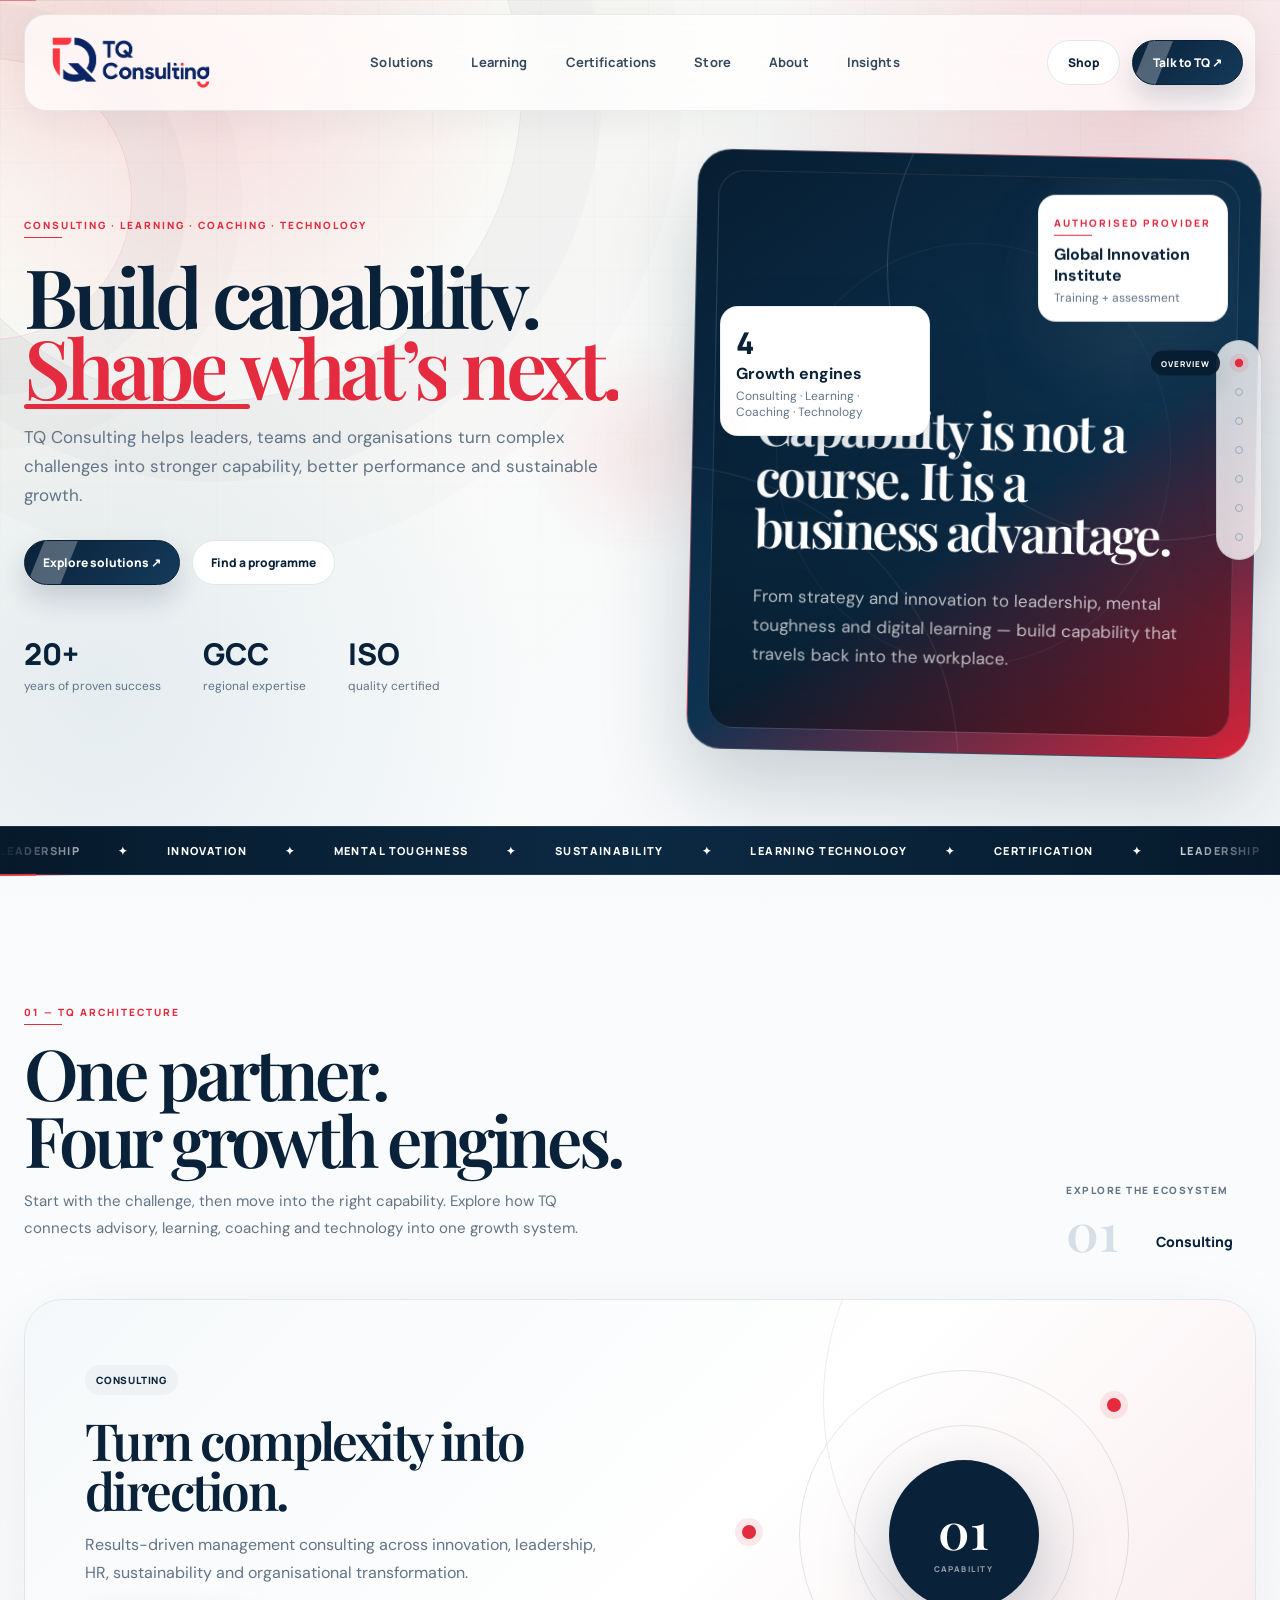
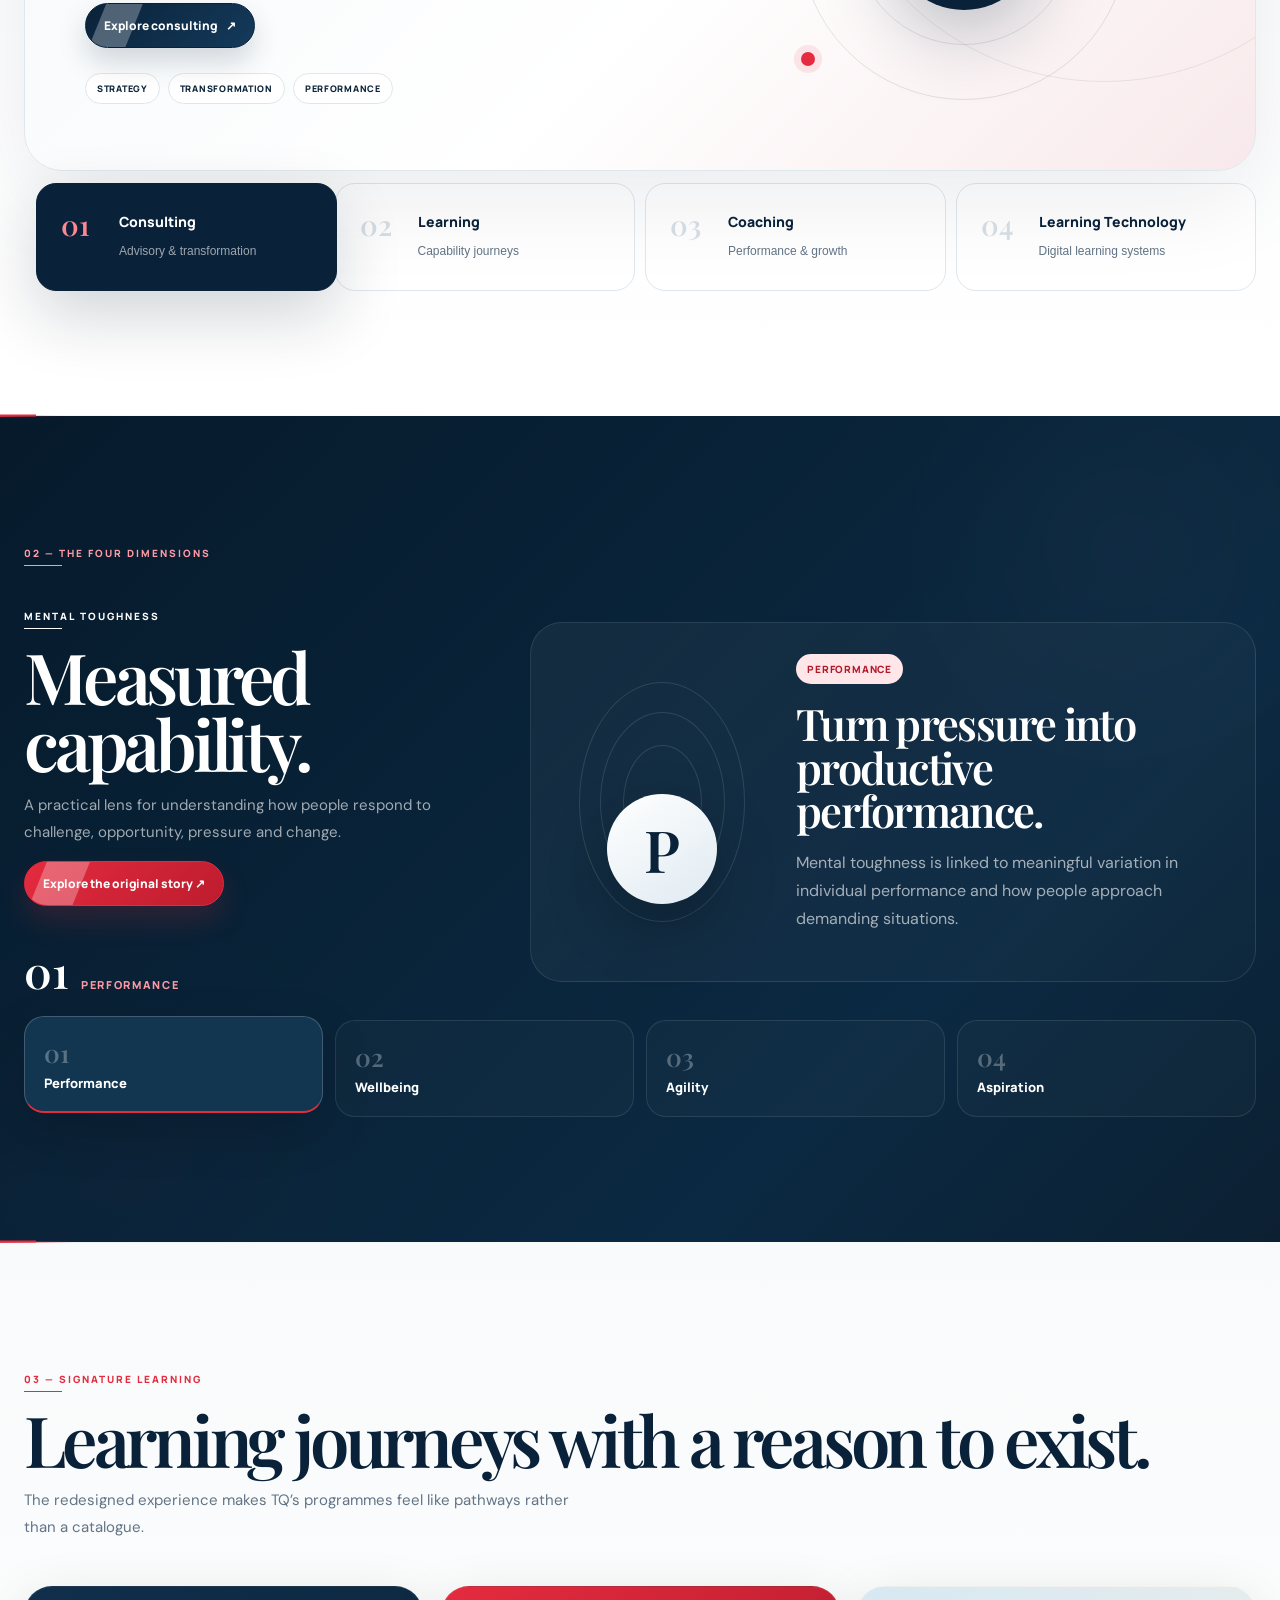
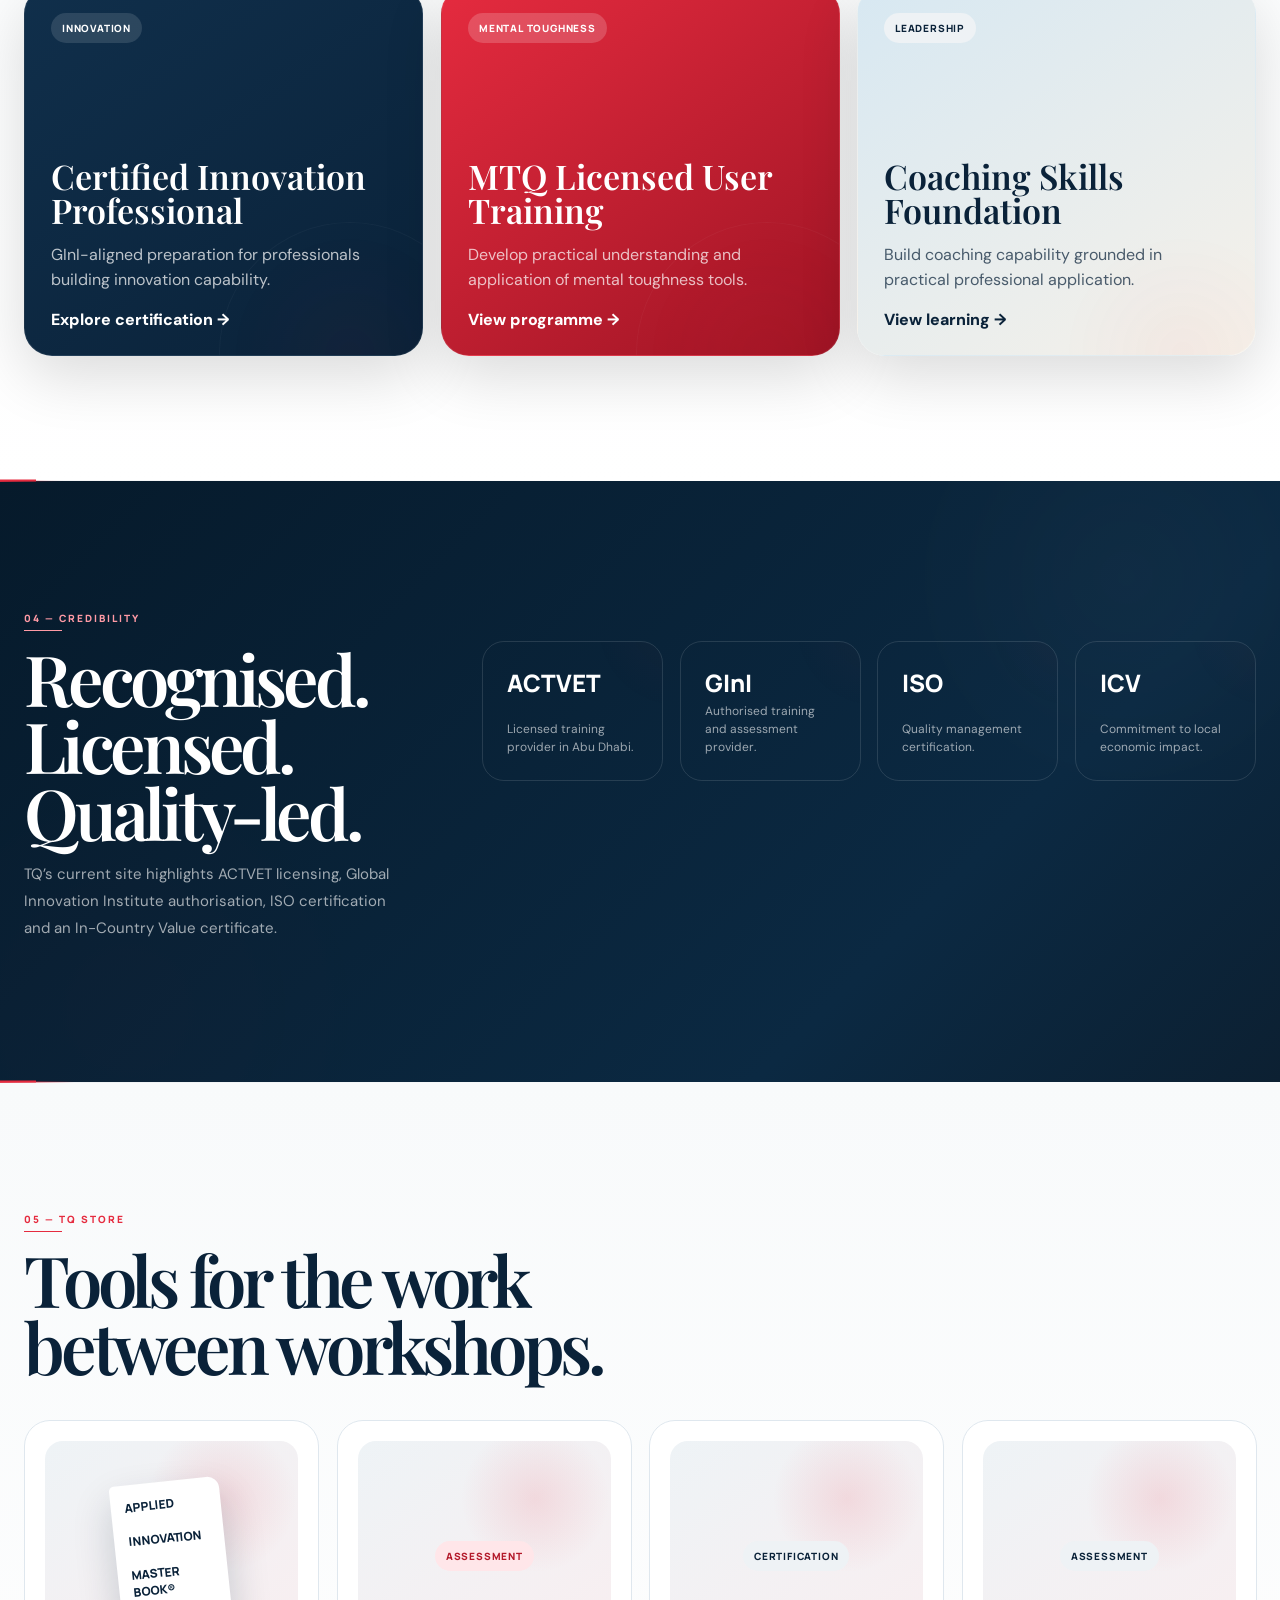
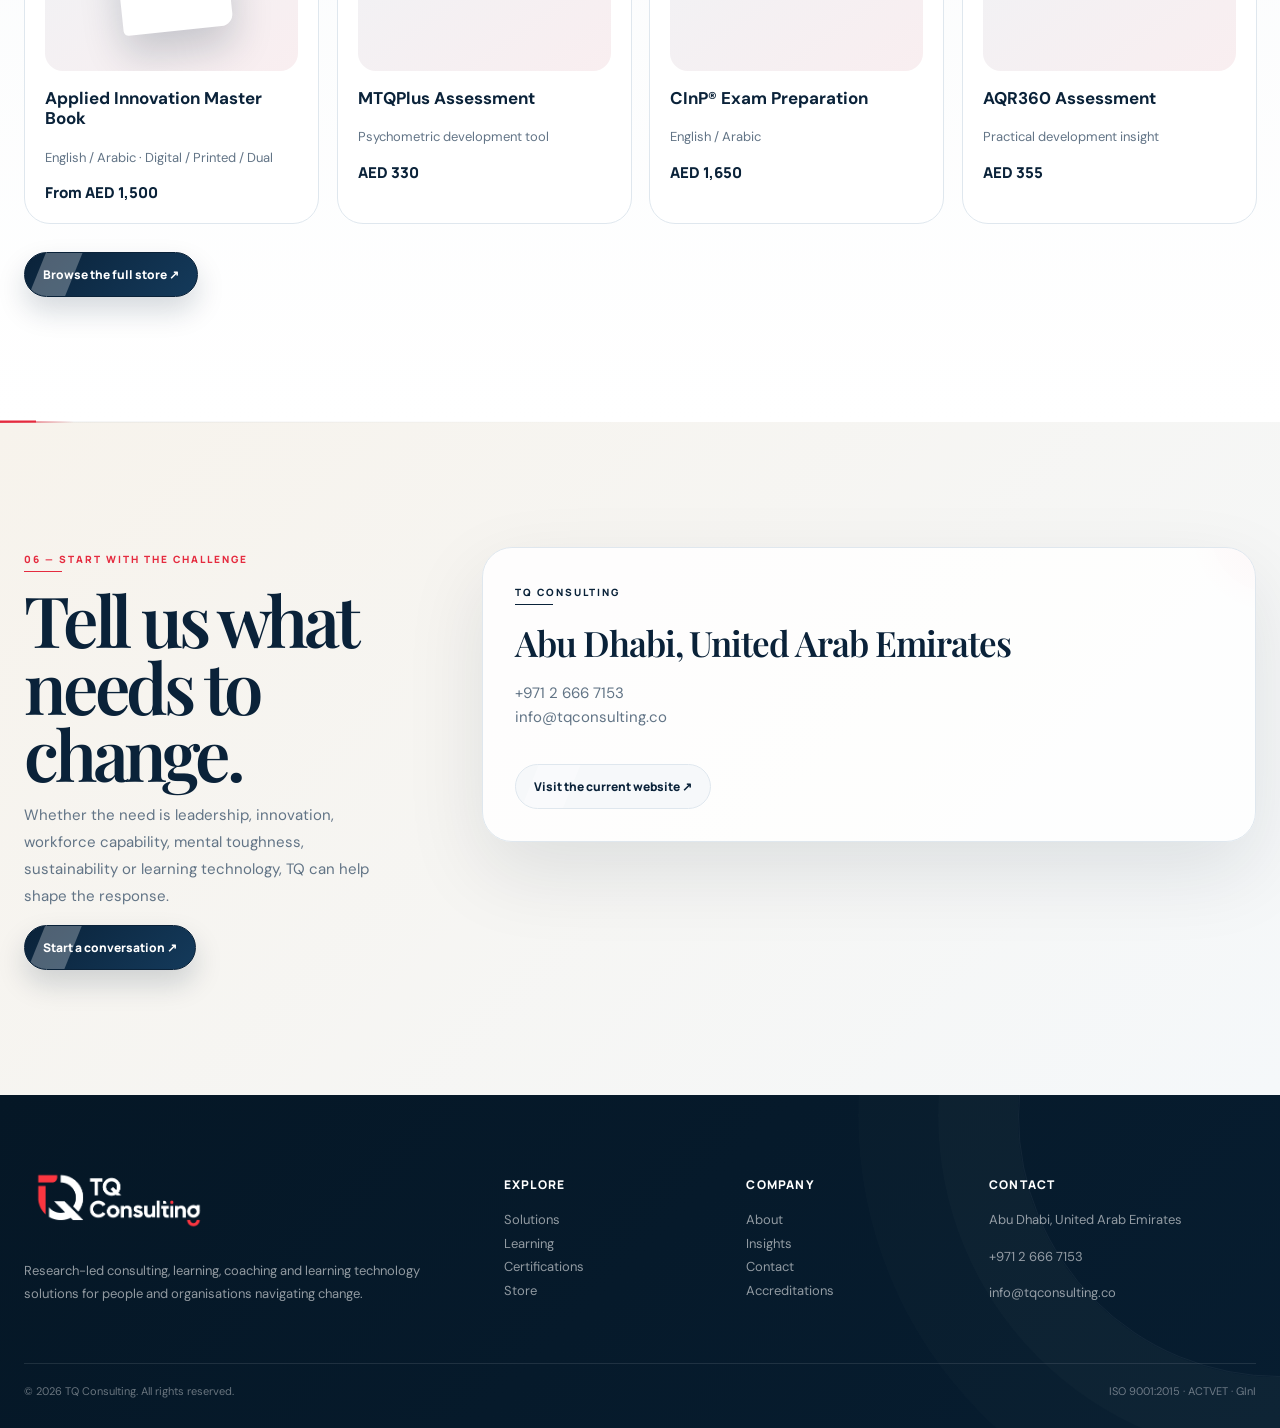
<file: index.html>
<!doctype html><html lang="en"><head><meta charset="utf-8"><meta name="viewport" content="width=device-width,initial-scale=1"><title>Build capability. Shape what’s next. | TQ Consulting</title><meta name="description" content="TQ Consulting — consulting, learning, coaching, certification and learning technology solutions."><link rel="stylesheet" href="assets/style.css"></head><body><header class="nav"><div class="wrap navin"><a class="brand" href="index.html"><img class="brandLogo brandLogoFull" src="assets/tq-logo.png" alt="TQ Consulting"></a><nav class="links"><a href="solutions.html">Solutions</a><a href="learning.html">Learning</a><a href="certifications.html">Certifications</a><a href="store.html">Store</a><a href="about.html">About</a><a href="insights.html">Insights</a></nav><div class="actions"><a class="btn ghost" href="store.html">Shop</a><a class="btn primary" href="contact.html">Talk to TQ ↗</a><button id="mobileMenu" class="btn ghost mobile">Menu</button></div></div></header><div class="menuPanel"><a href="solutions.html">Solutions</a><a href="learning.html">Learning</a><a href="certifications.html">Certifications</a><a href="store.html">Store</a><a href="about.html">About</a><a href="insights.html">Insights</a><a href="contact.html">Contact</a></div><main><section class="hero"><div class="grid"></div><div class="wrap hero-grid"><div><div class="eyebrow" style="color:var(--red)">Consulting · Learning · Coaching · Technology</div><h1>Build capability.<br><em>Shape what’s next.</em></h1><p>TQ Consulting helps leaders, teams and organisations turn complex challenges into stronger capability, better performance and sustainable growth.</p><div class="heroBtns"><a class="btn primary" href="solutions.html">Explore solutions ↗</a><a class="btn ghost" href="learning.html">Find a programme</a></div><div class="stats"><div class="stat"><b>20+</b><span>years of proven success</span></div><div class="stat"><b>GCC</b><span>regional expertise</span></div><div class="stat"><b>ISO</b><span>quality certified</span></div></div></div><div class="visual"><div class="visual-main" data-parallax="0.045"><div class="visual-inner"><div class="visual-label">TQ point of view</div><h2>Capability is not a course. It is a business advantage.</h2><p style="color:rgba(255,255,255,.7);max-width:470px">From strategy and innovation to leadership, mental toughness and digital learning — build capability that travels back into the workplace.</p></div></div><div class="floating float1" data-parallax="0.025"><div class="floatnum">4</div><b>Growth engines</b><div style="color:var(--muted);font-size:12px;margin-top:4px">Consulting · Learning · Coaching · Technology</div></div><div class="floating float2" data-parallax="0.035"><div class="eyebrow" style="color:var(--red)">Authorised provider</div><b style="display:block;margin-top:8px">Global Innovation Institute</b><div style="color:var(--muted);font-size:12px;margin-top:4px">Training + assessment</div></div></div></div></section><div class="marquee"><div class="track"><span>LEADERSHIP</span><span>✦</span><span>INNOVATION</span><span>✦</span><span>MENTAL TOUGHNESS</span><span>✦</span><span>SUSTAINABILITY</span><span>✦</span><span>LEARNING TECHNOLOGY</span><span>✦</span><span>CERTIFICATION</span><span>✦</span><span>LEADERSHIP</span><span>✦</span><span>INNOVATION</span><span>✦</span><span>MENTAL TOUGHNESS</span><span>✦</span><span>SUSTAINABILITY</span><span>✦</span></div></div>
<section class="architecture"><div class="wrap"><div class="arch-head"><div class="reveal"><div class="eyebrow" style="color:var(--red)">01 — TQ architecture</div><h2 class="h2">One partner.<br>Four growth engines.</h2><p class="lead">Start with the challenge, then move into the right capability. Explore how TQ connects advisory, learning, coaching and technology into one growth system.</p></div><div class="arch-intro reveal"><span class="arch-kicker">Explore the ecosystem</span><strong id="archCount">01</strong><span id="archType">Consulting</span></div></div><div class="capability-stage reveal"><div class="cap-copy"><span class="pill" id="capPill">Consulting</span><h3 id="capTitle">Turn complexity into direction.</h3><p id="capText">Results-driven management consulting across innovation, leadership, HR, sustainability and organisational transformation.</p><a id="capLink" class="btn primary" href="solutions.html">Explore consulting <span>↗</span></a><div class="cap-meta"><span id="capMeta1">Strategy</span><span id="capMeta2">Transformation</span><span id="capMeta3">Performance</span></div></div><div class="cap-orbit"><div class="orbit-ring ring-a"></div><div class="orbit-ring ring-b"></div><div class="orbit-core"><span id="capIndex">01</span><small>CAPABILITY</small></div><div class="orbit-node n1"></div><div class="orbit-node n2"></div><div class="orbit-node n3"></div></div></div><div class="cap-tabs" role="tablist" aria-label="TQ growth engines"><button class="cap-tab active" type="button" role="tab" aria-selected="true" data-cap="0"><span>01</span><b>Consulting</b><small>Advisory & transformation</small></button><button class="cap-tab" type="button" role="tab" aria-selected="false" data-cap="1"><span>02</span><b>Learning</b><small>Capability journeys</small></button><button class="cap-tab" type="button" role="tab" aria-selected="false" data-cap="2"><span>03</span><b>Coaching</b><small>Performance & growth</small></button><button class="cap-tab" type="button" role="tab" aria-selected="false" data-cap="3"><span>04</span><b>Learning Technology</b><small>Digital learning systems</small></button></div></div></section>
<section class="dark mental"><div class="wrap"><div class="eyebrow" style="color:#ff9aa5">02 — The four dimensions</div><div class="mental-grid"><div class="mental-copy"><div class="reveal"><span class="eyebrow">Mental Toughness</span><h2 class="h2">Measured<br>capability.</h2><p class="lead">A practical lens for understanding how people respond to challenge, opportunity, pressure and change.</p><a class="btn red" href="https://www.tqconsulting.co/" target="_blank">Explore the original story ↗</a></div><div class="mental-index"><span id="mentalIndex">01</span><span id="mentalWord">Performance</span></div></div><div class="mental-panel reveal"><div class="mental-visual"><div class="mental-rings"><i></i><i></i><i></i></div><div class="mental-center"><span id="mentalLetter">P</span></div></div><div class="mental-detail"><span class="pill redpill" id="mentalPill">Performance</span><h3 id="mentalTitle">Turn pressure into productive performance.</h3><p id="mentalText">Mental toughness is linked to meaningful variation in individual performance and how people approach demanding situations.</p></div></div></div><div class="mental-tabs" role="tablist" aria-label="Mental Toughness dimensions"><button class="mental-tab active" type="button" data-mental="0"><span>01</span><b>Performance</b></button><button class="mental-tab" type="button" data-mental="1"><span>02</span><b>Wellbeing</b></button><button class="mental-tab" type="button" data-mental="2"><span>03</span><b>Agility</b></button><button class="mental-tab" type="button" data-mental="3"><span>04</span><b>Aspiration</b></button></div></div></section>
<section><div class="wrap"><div class="eyebrow" style="color:var(--red)">03 — Signature learning</div><h2 class="h2">Learning journeys with a reason to exist.</h2><p class="lead">The redesigned experience makes TQ’s programmes feel like pathways rather than a catalogue.</p><div class="programs"><article class="program reveal"><div class="pill" style="background:rgba(255,255,255,.12);color:#fff">Innovation</div><div class="bottom"><h3>Certified Innovation Professional</h3><p>GInI-aligned preparation for professionals building innovation capability.</p><a href="certifications.html" style="font-weight:800">Explore certification →</a></div></article><article class="program reveal"><div class="pill" style="background:rgba(255,255,255,.18);color:#fff">Mental Toughness</div><div class="bottom"><h3>MTQ Licensed User Training</h3><p>Develop practical understanding and application of mental toughness tools.</p><a href="store.html" style="font-weight:800">View programme →</a></div></article><article class="program reveal"><div class="pill">Leadership</div><div class="bottom"><h3>Coaching Skills Foundation</h3><p>Build coaching capability grounded in practical professional application.</p><a href="learning.html" style="font-weight:800">View learning →</a></div></article></div></div></section>
<section class="dark"><div class="wrap"><div class="split"><div><div class="eyebrow" style="color:#ff9aa5">04 — Credibility</div><h2 class="h2">Recognised.<br>Licensed.<br>Quality-led.</h2><p class="lead">TQ’s current site highlights ACTVET licensing, Global Innovation Institute authorisation, ISO certification and an In-Country Value certificate.</p></div><div class="accred"><div class="logoBox reveal"><b>ACTVET</b><span>Licensed training provider in Abu Dhabi.</span></div><div class="logoBox reveal"><b>GInI</b><span>Authorised training and assessment provider.</span></div><div class="logoBox reveal"><b>ISO</b><span>Quality management certification.</span></div><div class="logoBox reveal"><b>ICV</b><span>Commitment to local economic impact.</span></div></div></div></div></section>
<section><div class="wrap"><div class="eyebrow" style="color:var(--red)">05 — TQ store</div><h2 class="h2">Tools for the work<br>between workshops.</h2><div class="productgrid"><article class="product reveal"><div class="productvisual"><div class="book">APPLIED<br><br>INNOVATION<br><br>MASTER BOOK®</div></div><h3>Applied Innovation Master Book</h3><p class="lead" style="font-size:13px">English / Arabic · Digital / Printed / Dual</p><div class="price">From AED 1,500</div></article><article class="product reveal"><div class="productvisual"><span class="pill redpill">Assessment</span></div><h3>MTQPlus Assessment</h3><p class="lead" style="font-size:13px">Psychometric development tool</p><div class="price">AED 330</div></article><article class="product reveal"><div class="productvisual"><span class="pill">Certification</span></div><h3>CInP® Exam Preparation</h3><p class="lead" style="font-size:13px">English / Arabic</p><div class="price">AED 1,650</div></article><article class="product reveal"><div class="productvisual"><span class="pill">Assessment</span></div><h3>AQR360 Assessment</h3><p class="lead" style="font-size:13px">Practical development insight</p><div class="price">AED 355</div></article></div><div style="margin-top:28px"><a class="btn primary" href="store.html">Browse the full store ↗</a></div></div></section>
<section class="contact"><div class="wrap split"><div><div class="eyebrow" style="color:var(--red)">06 — Start with the challenge</div><h2 class="h2">Tell us what needs to change.</h2><p class="lead">Whether the need is leadership, innovation, workforce capability, mental toughness, sustainability or learning technology, TQ can help shape the response.</p><a class="btn primary" href="contact.html">Start a conversation ↗</a></div><div class="card reveal"><div class="eyebrow">TQ Consulting</div><h3 style="font:600 35px 'Playfair Display';margin:14px 0">Abu Dhabi, United Arab Emirates</h3><p class="lead">+971 2 666 7153<br>info@tqconsulting.co</p><div style="margin-top:25px"><a class="btn ghost" href="https://www.tqconsulting.co/" target="_blank">Visit the current website ↗</a></div></div></div></section></main><footer class="footer"><div class="wrap"><div class="footgrid"><div><div class="brand"><img class="brandLogo brandLogoFull" src="assets/tq-logo-inverse.png" alt="TQ Consulting"></div><p style="max-width:420px;margin-top:18px">Research-led consulting, learning, coaching and learning technology solutions for people and organisations navigating change.</p></div><div><h4>Explore</h4><a href="solutions.html">Solutions</a><a href="learning.html">Learning</a><a href="certifications.html">Certifications</a><a href="store.html">Store</a></div><div><h4>Company</h4><a href="about.html">About</a><a href="insights.html">Insights</a><a href="contact.html">Contact</a><a href="https://www.tqconsulting.co/accreditation" target="_blank">Accreditations</a></div><div><h4>Contact</h4><p>Abu Dhabi, United Arab Emirates</p><p>+971 2 666 7153</p><p>info@tqconsulting.co</p></div></div><div class="copyright"><span>© 2026 TQ Consulting. All rights reserved.</span><span>ISO 9001:2015 · ACTVET · GInI</span></div></div></footer><div class="toast"></div><script src="assets/app.js"></script></body></html>
</file>
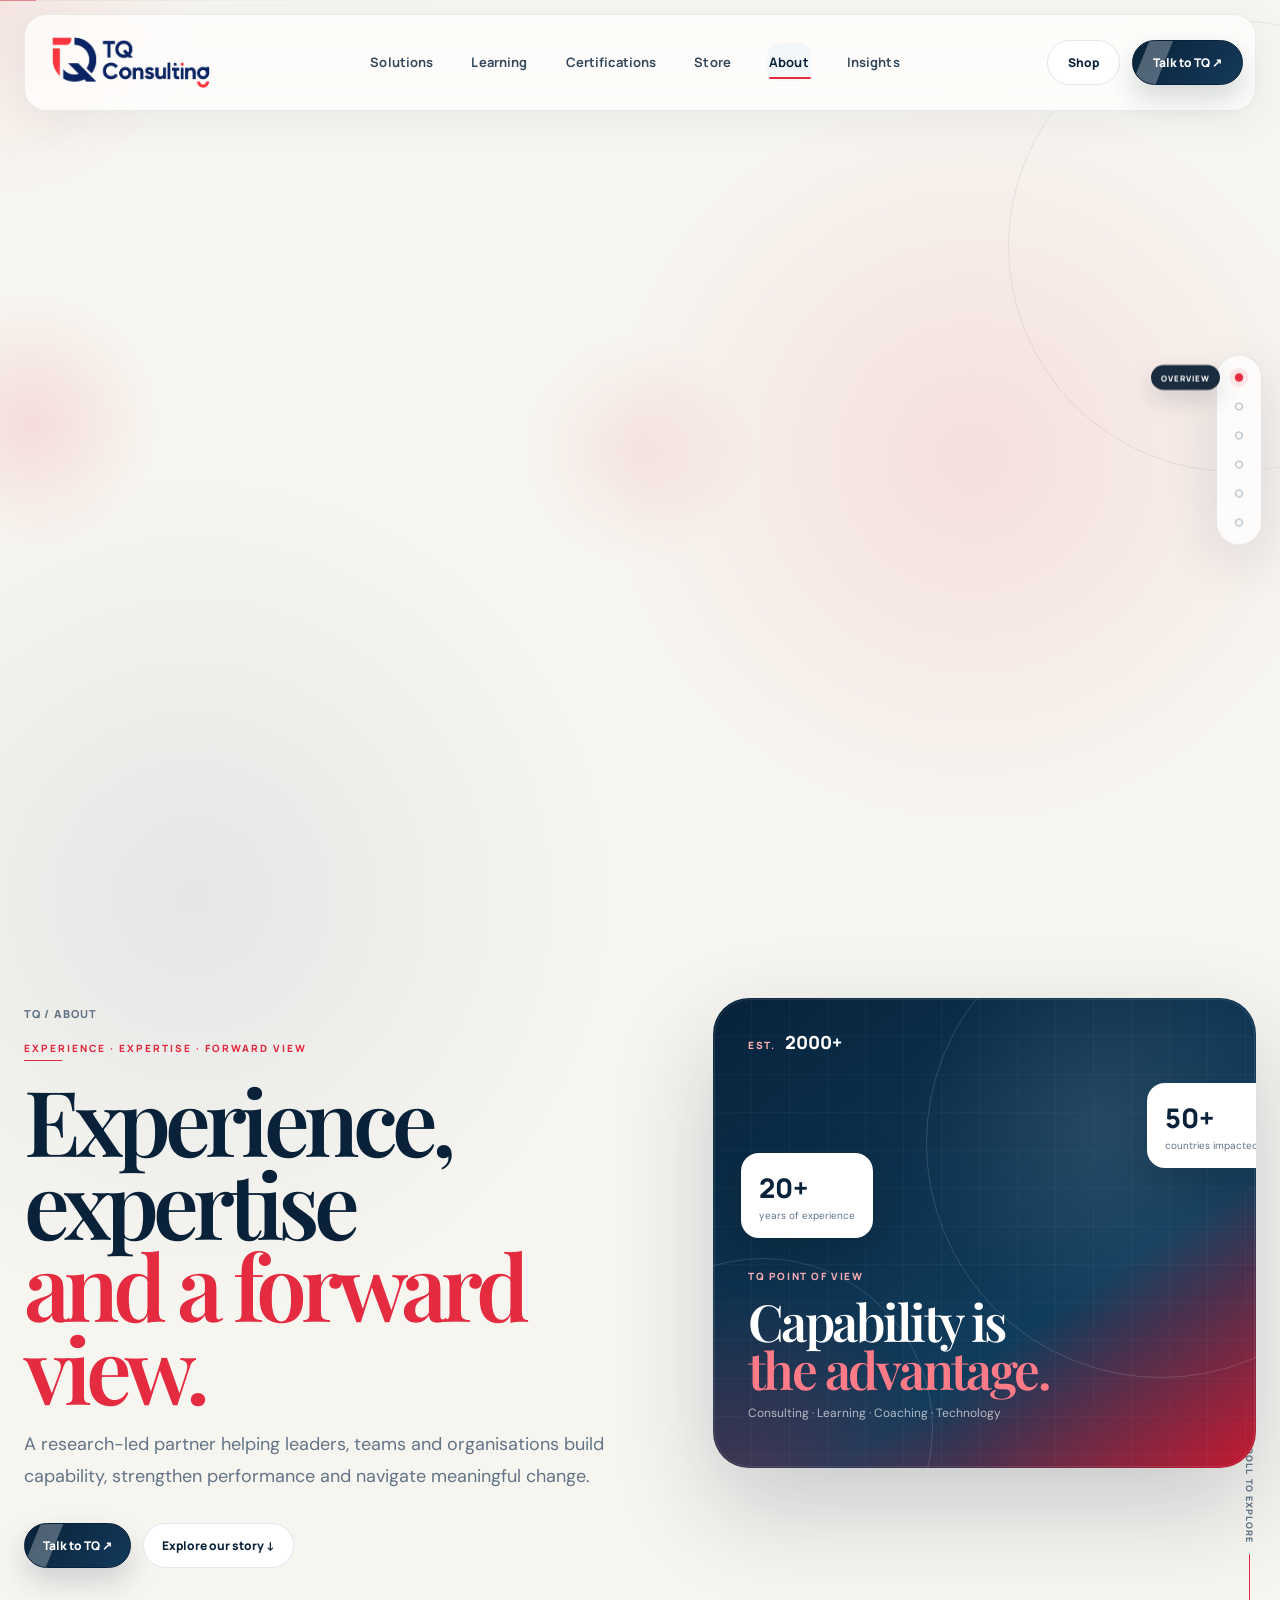
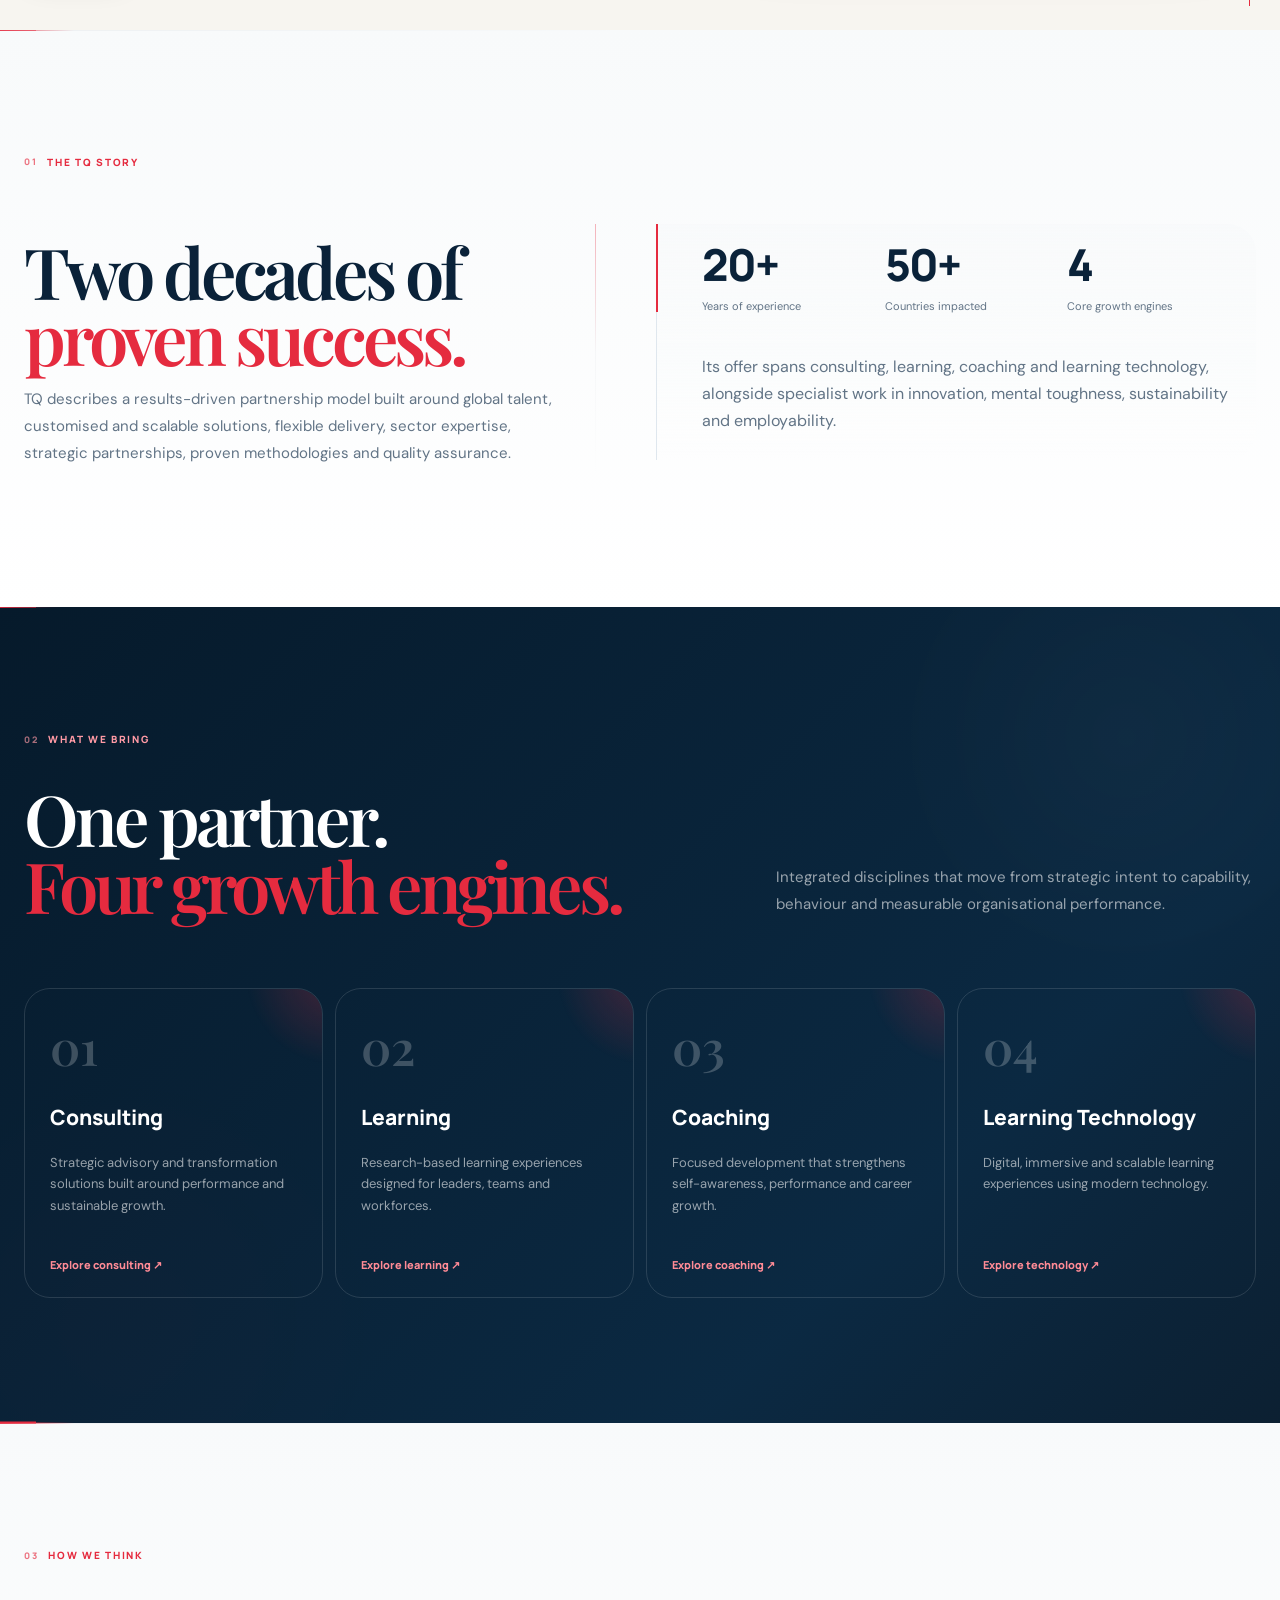
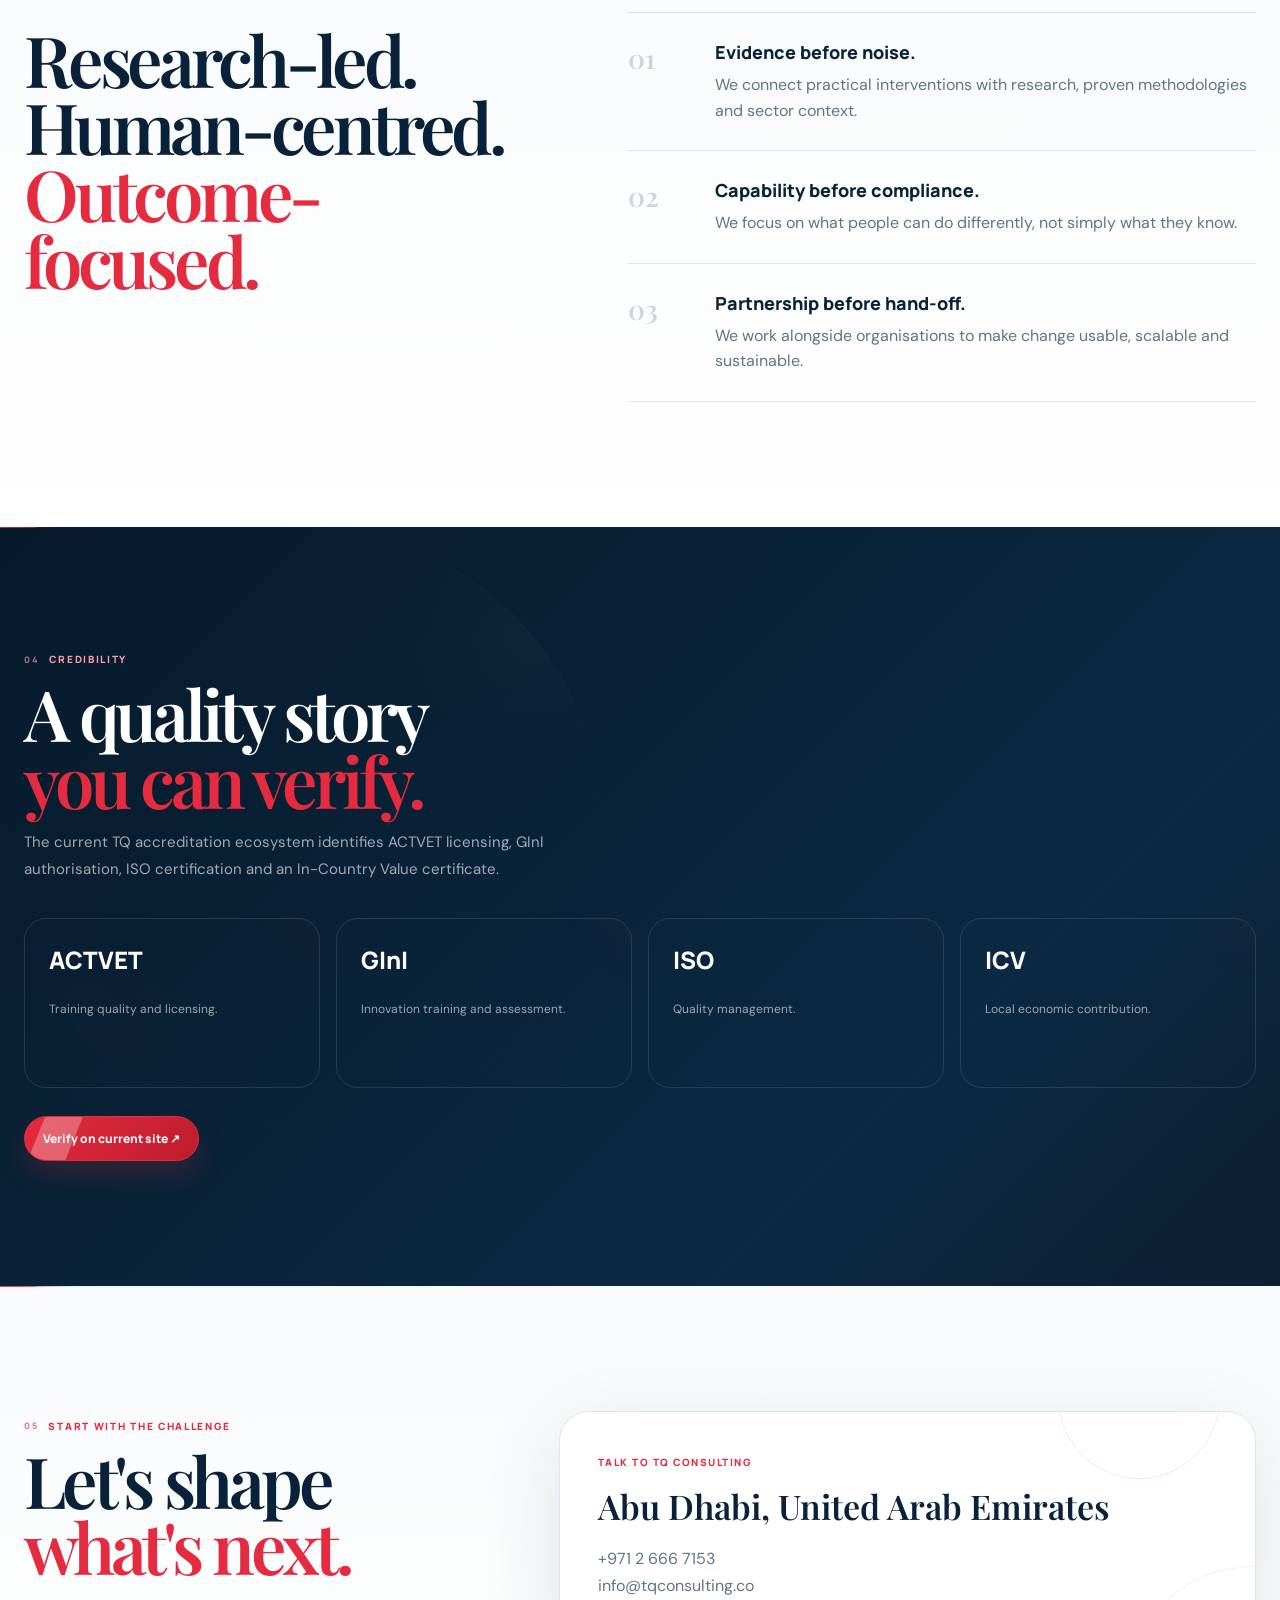
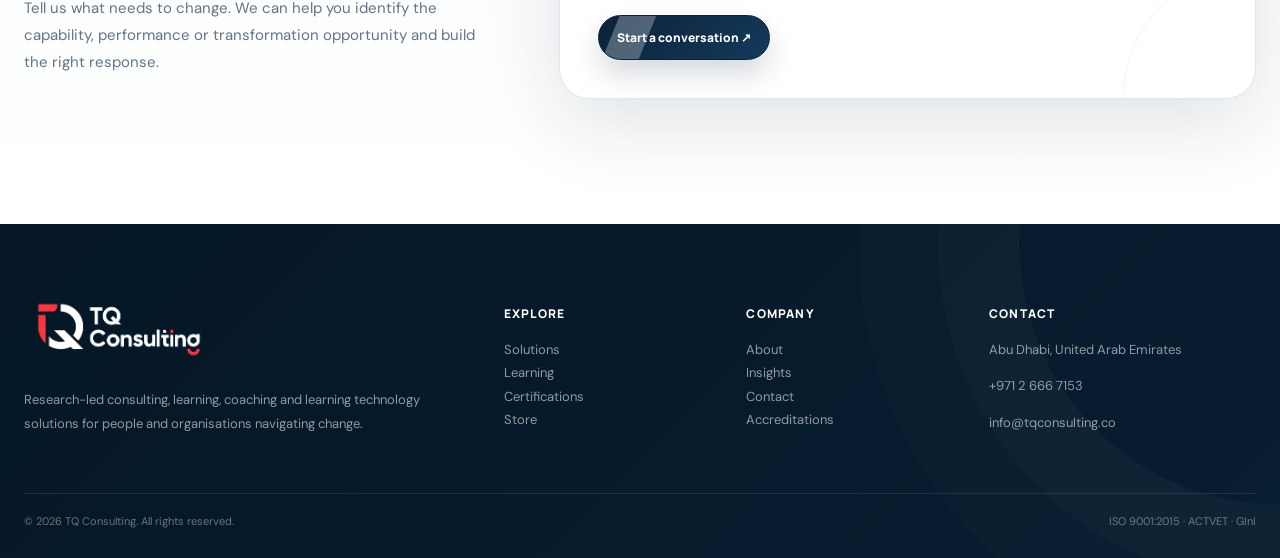
<file: about.html>
<!doctype html><html lang="en"><head><meta charset="utf-8"><meta name="viewport" content="width=device-width,initial-scale=1"><title>About TQ Consulting | TQ Consulting</title><meta name="description" content="TQ Consulting — consulting, learning, coaching, certification and learning technology solutions."><link rel="stylesheet" href="assets/style.css?v=36"></head><body><header class="nav"><div class="wrap navin"><a class="brand" href="index.html"><img class="brandLogo brandLogoFull" src="assets/tq-logo.png" alt="TQ Consulting"></a><nav class="links"><a href="solutions.html">Solutions</a><a href="learning.html">Learning</a><a href="certifications.html">Certifications</a><a href="store.html">Store</a><a href="about.html">About</a><a href="insights.html">Insights</a></nav><div class="actions"><a class="btn ghost" href="store.html">Shop</a><a class="btn primary" href="contact.html">Talk to TQ ↗</a><button id="mobileMenu" class="btn ghost mobile">Menu</button></div></div></header><div class="menuPanel"><a href="solutions.html">Solutions</a><a href="learning.html">Learning</a><a href="certifications.html">Certifications</a><a href="store.html">Store</a><a href="about.html">About</a><a href="insights.html">Insights</a><a href="contact.html">Contact</a></div><main>
<section class="about-hero pagehero">
  <div class="about-orbit orbit-a"></div><div class="about-orbit orbit-b"></div>
  <div class="wrap about-hero-grid">
    <div class="about-hero-copy">
      <div class="breadcrumbs">TQ / About</div>
      <div class="eyebrow" style="color:var(--red);margin-top:22px">Experience · Expertise · Forward view</div>
      <h1>Experience, expertise<br><span>and a forward view.</span></h1>
      <p class="lead">A research-led partner helping leaders, teams and organisations build capability, strengthen performance and navigate meaningful change.</p>
      <div class="heroBtns"><a class="btn primary" href="contact.html">Talk to TQ ↗</a><a class="btn ghost" href="#story">Explore our story ↓</a></div>
    </div>
    <div class="about-hero-art" aria-label="TQ Consulting capability visual">
      <div class="about-art-shell"><div class="about-art-grid"></div><div class="about-art-ring ring-one"></div><div class="about-art-ring ring-two"></div>
        <div class="about-art-top"><span>EST.</span><strong>2000+</strong></div>
        <div class="about-art-center"><span>TQ POINT OF VIEW</span><h2>Capability is<br><em>the advantage.</em></h2><p>Consulting · Learning · Coaching · Technology</p></div>
        <div class="about-art-chip chip-one"><b>20+</b><span>years of experience</span></div>
        <div class="about-art-chip chip-two"><b>50+</b><span>countries impacted</span></div>
      </div>
    </div>
  </div>
  <div class="about-scroll-cue"><span>Scroll to explore</span><i></i></div>
</section>

<section id="story" class="about-story">
 <div class="wrap">
  <div class="section-kicker"><span>01</span> The TQ story</div>
  <div class="about-story-grid">
   <div><h2 class="h2">Two decades of<br><em>proven success.</em></h2><p class="lead">TQ describes a results-driven partnership model built around global talent, customised and scalable solutions, flexible delivery, sector expertise, strategic partnerships, proven methodologies and quality assurance.</p></div>
   <div class="story-panel"><div class="story-line"></div><div class="story-stat"><strong>20+</strong><span>Years of experience</span></div><div class="story-stat"><strong>50+</strong><span>Countries impacted</span></div><div class="story-stat"><strong>4</strong><span>Core growth engines</span></div><p>Its offer spans consulting, learning, coaching and learning technology, alongside specialist work in innovation, mental toughness, sustainability and employability.</p></div>
  </div>
 </div>
</section>

<section class="about-engines dark">
 <div class="wrap">
  <div class="section-kicker light"><span>02</span> What we bring</div>
  <div class="engines-head"><h2 class="h2">One partner.<br><em>Four growth engines.</em></h2><p class="lead">Integrated disciplines that move from strategic intent to capability, behaviour and measurable organisational performance.</p></div>
  <div class="engine-grid">
   <a class="engine-card" href="solutions.html"><span>01</span><h3>Consulting</h3><p>Strategic advisory and transformation solutions built around performance and sustainable growth.</p><b>Explore consulting ↗</b></a>
   <a class="engine-card" href="learning.html"><span>02</span><h3>Learning</h3><p>Research-based learning experiences designed for leaders, teams and workforces.</p><b>Explore learning ↗</b></a>
   <a class="engine-card" href="solutions.html#coaching"><span>03</span><h3>Coaching</h3><p>Focused development that strengthens self-awareness, performance and career growth.</p><b>Explore coaching ↗</b></a>
   <a class="engine-card" href="solutions.html#technology"><span>04</span><h3>Learning Technology</h3><p>Digital, immersive and scalable learning experiences using modern technology.</p><b>Explore technology ↗</b></a>
  </div>
 </div>
</section>

<section class="about-principles">
 <div class="wrap">
  <div class="section-kicker"><span>03</span> How we think</div>
  <div class="principles-grid">
   <div><h2 class="h2">Research-led.<br>Human-centred.<br><em>Outcome-focused.</em></h2></div>
   <div class="principle-stack">
    <article><span>01</span><div><h3>Evidence before noise.</h3><p>We connect practical interventions with research, proven methodologies and sector context.</p></div></article>
    <article><span>02</span><div><h3>Capability before compliance.</h3><p>We focus on what people can do differently, not simply what they know.</p></div></article>
    <article><span>03</span><div><h3>Partnership before hand-off.</h3><p>We work alongside organisations to make change usable, scalable and sustainable.</p></div></article>
   </div>
  </div>
 </div>
</section>

<section class="dark about-credibility">
 <div class="wrap">
  <div class="section-kicker light"><span>04</span> Credibility</div>
  <h2 class="h2">A quality story<br><em>you can verify.</em></h2>
  <p class="lead">The current TQ accreditation ecosystem identifies ACTVET licensing, GInI authorisation, ISO certification and an In-Country Value certificate.</p>
  <div class="accred interactive-accred">
   <a class="logoBox" href="https://www.tqconsulting.co/accreditation" target="_blank"><b>ACTVET</b><span>Training quality and licensing.</span><i>↗</i></a>
   <a class="logoBox" href="https://www.tqconsulting.co/accreditation" target="_blank"><b>GInI</b><span>Innovation training and assessment.</span><i>↗</i></a>
   <a class="logoBox" href="https://www.tqconsulting.co/accreditation" target="_blank"><b>ISO</b><span>Quality management.</span><i>↗</i></a>
   <a class="logoBox" href="https://www.tqconsulting.co/accreditation" target="_blank"><b>ICV</b><span>Local economic contribution.</span><i>↗</i></a>
  </div>
  <a class="btn red" style="margin-top:28px" href="https://www.tqconsulting.co/accreditation" target="_blank">Verify on current site ↗</a>
 </div>
</section>

<section class="about-cta contact">
 <div class="wrap about-cta-grid"><div><div class="section-kicker"><span>05</span> Start with the challenge</div><h2 class="h2">Let's shape<br><em>what's next.</em></h2><p class="lead">Tell us what needs to change. We can help you identify the capability, performance or transformation opportunity and build the right response.</p></div><div class="cta-card"><span>Talk to TQ Consulting</span><h3>Abu Dhabi, United Arab Emirates</h3><p>+971 2 666 7153<br>info@tqconsulting.co</p><a class="btn primary" href="contact.html">Start a conversation ↗</a></div></div>
</section>
</main><footer class="footer"><div class="wrap"><div class="footgrid"><div><div class="brand"><img class="brandLogo brandLogoFull" src="assets/tq-logo-inverse.png" alt="TQ Consulting"></div><p style="max-width:420px;margin-top:18px">Research-led consulting, learning, coaching and learning technology solutions for people and organisations navigating change.</p></div><div><h4>Explore</h4><a href="solutions.html">Solutions</a><a href="learning.html">Learning</a><a href="certifications.html">Certifications</a><a href="store.html">Store</a></div><div><h4>Company</h4><a href="about.html">About</a><a href="insights.html">Insights</a><a href="contact.html">Contact</a><a href="https://www.tqconsulting.co/accreditation" target="_blank">Accreditations</a></div><div><h4>Contact</h4><p>Abu Dhabi, United Arab Emirates</p><p>+971 2 666 7153</p><p>info@tqconsulting.co</p></div></div><div class="copyright"><span>© 2026 TQ Consulting. All rights reserved.</span><span>ISO 9001:2015 · ACTVET · GInI</span></div></div></footer><div class="toast"></div><script src="assets/app.js?v=36"></script></body></html>
</file>
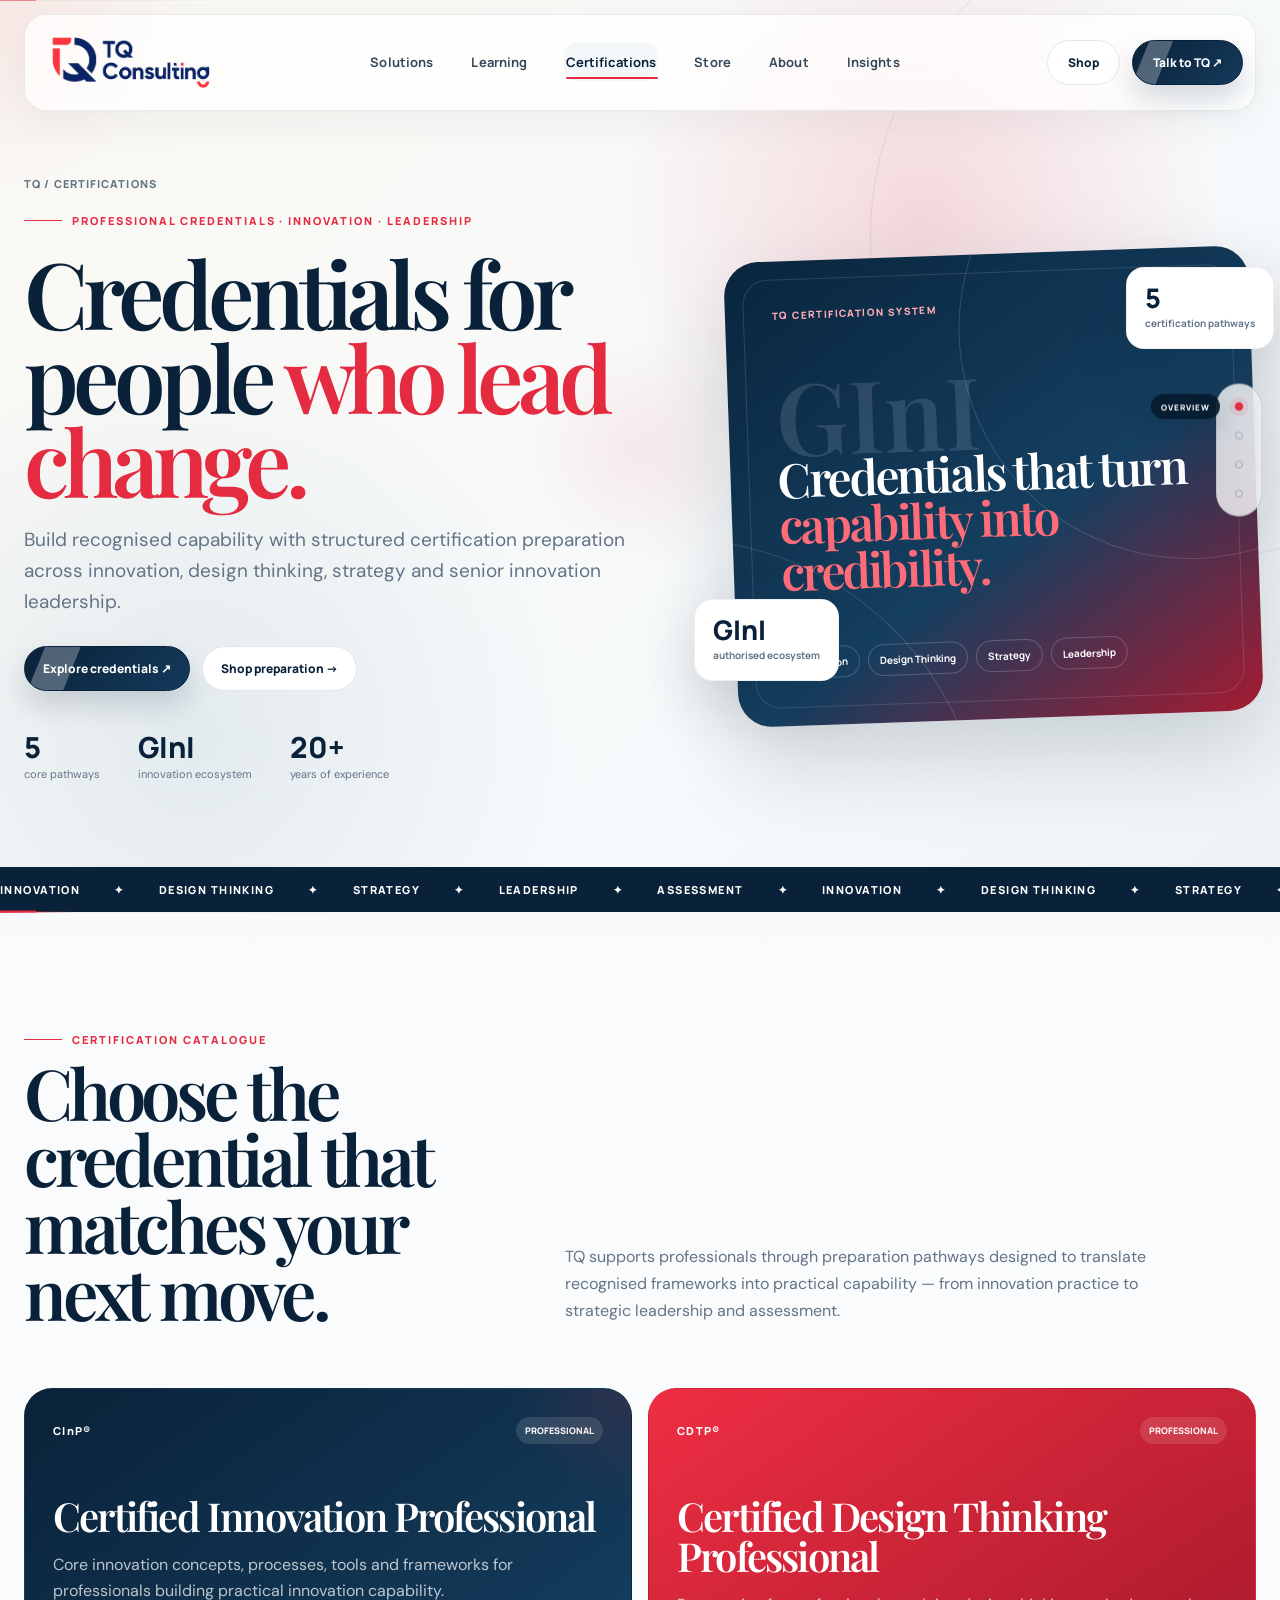
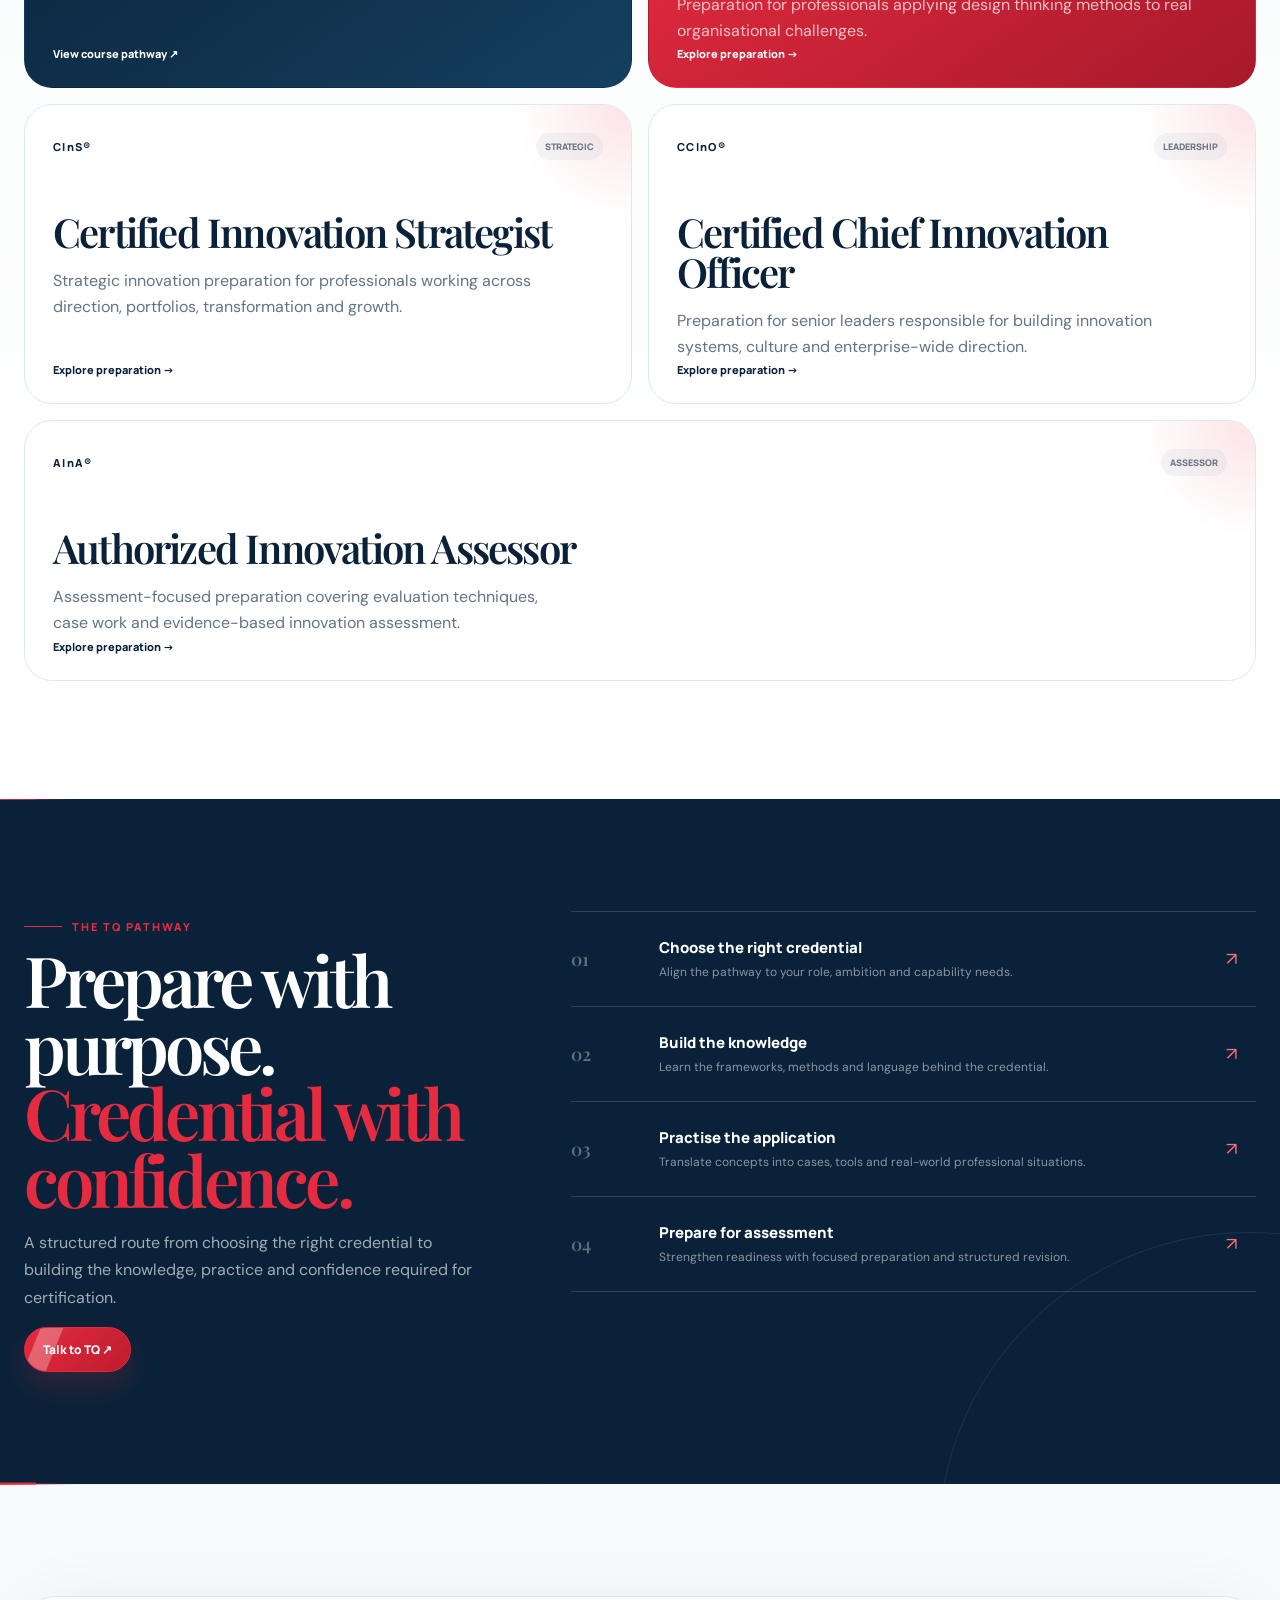
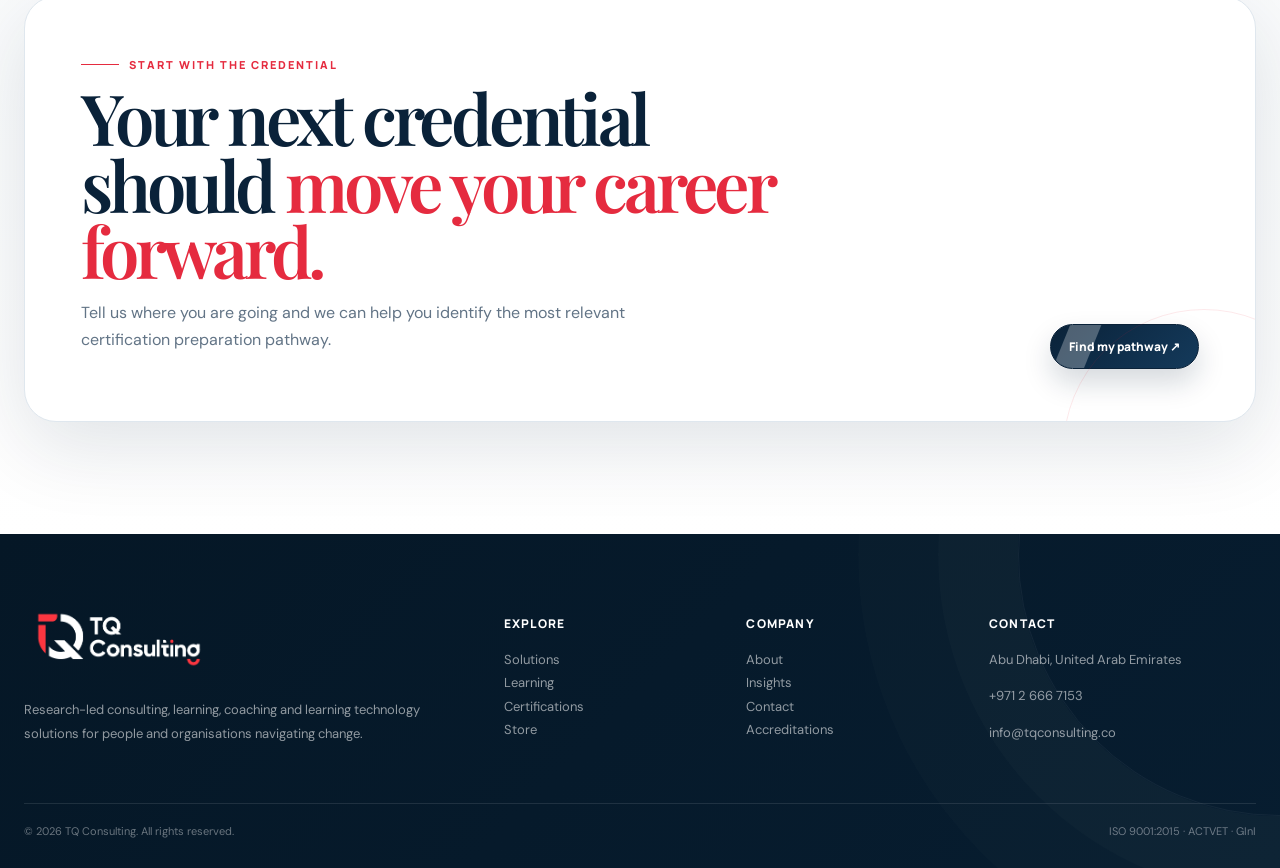
<file: certifications.html>
<!doctype html>
<html lang="en">
<head>
<meta charset="utf-8"><meta name="viewport" content="width=device-width,initial-scale=1">
<title>Certifications | TQ Consulting</title>
<meta name="description" content="Professional certification pathways from TQ Consulting — innovation, design thinking, strategy, leadership and assessment.">
<link rel="stylesheet" href="assets/style.css">
<style>
/* V28 — Certification Experience */
/* V29 — document scrolling guard */
.cert-page{min-height:100%;overflow-x:hidden;overflow-y:auto;}
.cert-page{overflow-x:hidden;overflow-y:auto;background:#fbfcfd}
.cert-hero{min-height:760px;padding:176px 0 84px;position:relative;overflow:hidden;background:radial-gradient(circle at 72% 25%,rgba(229,43,63,.16),transparent 27%),radial-gradient(circle at 15% 85%,rgba(71,127,166,.12),transparent 30%),linear-gradient(135deg,#faf8f3,#f7fafc 68%,#eef3f6)}
.cert-hero .wrap{position:relative;z-index:2}.cert-hero-grid{display:grid;grid-template-columns:1fr .9fr;gap:70px;align-items:center}
.cert-kicker{font:800 11px/1 'Manrope';letter-spacing:.18em;text-transform:uppercase;color:var(--red);display:inline-flex;align-items:center;gap:10px}.cert-kicker:before{content:"";width:38px;height:1px;background:currentColor}
.cert-hero h1{font:600 clamp(58px,7.2vw,104px)/.91 'Playfair Display';letter-spacing:-.065em;margin:24px 0 22px;max-width:780px}.cert-hero h1 em{font-style:normal;color:var(--red)}
.cert-hero-copy{font-size:19px;line-height:1.65;color:var(--muted);max-width:620px}.cert-actions{display:flex;gap:12px;flex-wrap:wrap;margin-top:28px}
.cert-proof{display:flex;gap:38px;margin-top:42px}.cert-proof b{font:800 29px/1 'Manrope';display:block}.cert-proof span{font-size:11px;color:var(--muted)}
.cert-orbit{height:520px;position:relative}.cert-board{position:absolute;inset:35px 0 20px 25px;border-radius:34px;background:linear-gradient(145deg,#09253d,#153f60 58%,#a51b32);box-shadow:0 35px 90px rgba(7,28,47,.18);transform:rotate(-2deg);overflow:hidden;color:#fff}.cert-board:before,.cert-board:after{content:"";position:absolute;border:1px solid rgba(255,255,255,.14);border-radius:50%}.cert-board:before{width:460px;height:460px;right:-170px;top:-150px}.cert-board:after{width:620px;height:620px;left:-380px;bottom:-430px}.cert-board-inner{position:absolute;inset:18px;border:1px solid rgba(255,255,255,.13);border-radius:25px;padding:28px;display:flex;flex-direction:column;justify-content:space-between}.board-top{display:flex;justify-content:space-between;font:800 10px 'Manrope';letter-spacing:.14em;color:#ffadb6}.board-number{font:600 100px/.8 'Playfair Display';opacity:.12}.board-title{font:600 48px/.96 'Playfair Display';letter-spacing:-.05em;max-width:430px}.board-title em{font-style:normal;color:#ff6c79}.board-bottom{display:flex;gap:8px;flex-wrap:wrap}.board-pill{padding:8px 11px;border:1px solid rgba(255,255,255,.2);border-radius:99px;font:700 10px 'Manrope'}
.cert-float{position:absolute;background:#fff;color:var(--ink);border:1px solid rgba(10,34,57,.07);box-shadow:0 22px 60px rgba(10,34,57,.15);border-radius:18px;padding:16px 18px;z-index:3}.cert-float strong{font:800 27px/1 'Manrope';display:block}.cert-float small{font:700 10px 'Manrope';color:var(--muted)}.cf-a{right:-18px;top:48px}.cf-b{left:-12px;bottom:58px}.cert-ring{position:absolute;width:650px;height:650px;border:1px solid rgba(10,34,57,.08);border-radius:50%;right:-240px;top:-90px;animation:certSpin 28s linear infinite}.cert-ring:after{content:"";position:absolute;width:8px;height:8px;border-radius:50%;background:var(--red);left:50%;top:-4px;box-shadow:0 0 0 8px rgba(229,43,63,.08)}@keyframes certSpin{to{transform:rotate(360deg)}}
.cert-marquee{background:var(--ink);color:#fff;overflow:hidden;padding:15px 0}.cert-marquee .track{font-size:11px;gap:34px}
.cert-catalog{padding:112px 0 118px}.cert-section-head{display:grid;grid-template-columns:.8fr 1.2fr;gap:80px;align-items:end}.cert-section-head .h2{max-width:580px}.cert-intro{color:var(--muted);line-height:1.7;max-width:620px}.cert-grid{display:grid;grid-template-columns:repeat(12,minmax(0,1fr));gap:16px;margin-top:48px}
.cert-card{grid-column:span 6;min-height:300px;background:#fff;border:1px solid var(--line);border-radius:28px;padding:28px;position:relative;overflow:hidden;transition:transform .55s var(--motion-spring),box-shadow .55s ease,border-color .35s}.cert-card:before{content:"";position:absolute;width:230px;height:230px;border-radius:50%;right:-110px;top:-110px;background:radial-gradient(circle,rgba(229,43,63,.13),transparent 68%);transition:transform .7s var(--motion-spring)}.cert-card:hover{transform:translateY(-9px);box-shadow:0 28px 75px rgba(10,34,57,.12);border-color:#d3dde5}.cert-card:after{content:"";position:absolute;inset:auto -20% -55% auto;width:220px;height:220px;border-radius:50%;background:radial-gradient(circle,rgba(229,43,63,.08),transparent 68%);opacity:0;transition:opacity .45s ease,transform .6s var(--motion-spring);pointer-events:none}.cert-card:hover:after{opacity:1;transform:translate(-25px,-20px)}.cert-card:hover:before{transform:translate(-20px,20px) scale(1.18)}.cert-third{grid-column:span 6}.cert-wide{grid-column:span 12;min-height:260px}.cert-wide h3{max-width:760px}.cert-card.featured{background:linear-gradient(145deg,#0a2239,#153f60);color:#fff;border-color:transparent}.cert-card.redcard{background:linear-gradient(145deg,#ef2e43,#a7192b);color:#fff;border-color:transparent}.cert-meta{display:flex;justify-content:space-between;align-items:center;gap:12px}.cert-code{font:800 11px 'Manrope';letter-spacing:.12em}.cert-level{padding:7px 9px;border-radius:99px;background:#f3f6f8;color:var(--muted);font:800 9px 'Manrope';text-transform:uppercase}.featured .cert-level,.redcard .cert-level{background:rgba(255,255,255,.12);color:#fff}.cert-card h3{font:600 40px/1 'Playfair Display';letter-spacing:-.045em;margin:52px 0 12px}.cert-card p{color:var(--muted);line-height:1.6;max-width:520px}.featured p,.redcard p{color:rgba(255,255,255,.72)}.cert-card .card-link{position:absolute;left:28px;bottom:26px;font:800 11px 'Manrope'}
.cert-path{padding:112px 0;background:var(--ink);color:#fff;position:relative;overflow:hidden}.cert-path:after{content:"";position:absolute;width:620px;height:620px;border:1px solid rgba(255,255,255,.08);border-radius:50%;right:-280px;bottom:-370px}.path-grid{display:grid;grid-template-columns:.8fr 1.2fr;gap:90px}.path-copy .h2{max-width:520px}.path-copy p{color:rgba(255,255,255,.62);line-height:1.7;max-width:500px}.path-list{border-top:1px solid rgba(255,255,255,.15)}.path-row{display:grid;grid-template-columns:70px 1fr 30px;gap:18px;align-items:center;padding:25px 0;border-bottom:1px solid rgba(255,255,255,.15);transition:.35s}.path-row:hover{padding-left:10px}.path-num{font:600 18px 'Playfair Display';color:rgba(255,255,255,.35)}.path-row h4{margin:0 0 5px;font:800 15px 'Manrope'}.path-row p{margin:0;color:rgba(255,255,255,.52);font-size:12px;line-height:1.5}.path-arrow{color:#ff6b78;font-size:18px}
.cert-cta{padding:112px 0;background:var(--cream)}.cert-cta-box{background:#fff;border:1px solid var(--line);border-radius:32px;padding:52px 56px;display:grid;grid-template-columns:1fr auto;gap:40px;align-items:end;box-shadow:var(--shadow);position:relative;overflow:hidden}.cert-cta-box:after{content:"";position:absolute;width:280px;height:280px;border:1px solid rgba(229,43,63,.1);border-radius:50%;right:-90px;bottom:-170px}.cert-cta-box .h2{max-width:700px;margin-bottom:10px}.cert-cta-box p{color:var(--muted);max-width:620px;line-height:1.65}
@media(max-width:1000px){.cert-card,.cert-third,.cert-wide{grid-column:1/-1}.cert-hero{padding-top:150px}.cert-hero-grid,.cert-section-head,.path-grid{grid-template-columns:1fr;gap:45px}.cert-orbit{max-width:720px;margin:auto;width:100%}.cert-grid{grid-template-columns:1fr}.cert-cta-box{grid-template-columns:1fr}.cf-a{right:12px}.cf-b{left:12px}}
@media(max-width:650px){.cert-hero{min-height:auto;padding:130px 0 70px}.cert-hero h1{font-size:clamp(50px,15vw,76px)}.cert-hero-copy{font-size:16px}.cert-proof{gap:22px}.cert-orbit{height:380px}.cert-board{inset:18px 0 15px 0;border-radius:25px}.cert-board-inner{padding:20px}.board-title{font-size:34px}.board-number{font-size:72px}.cert-float{padding:12px 14px}.cf-a{right:4px;top:22px}.cf-b{left:4px;bottom:20px}.cert-section-head,.path-grid{gap:30px}.cert-card{min-height:280px}.cert-card h3{font-size:34px;margin-top:44px}.cert-cta-box{padding:34px 26px}.cert-ring{width:420px;height:420px;right:-220px;top:-70px}.cert-ring{animation:none}}
@media(prefers-reduced-motion:reduce){.cert-ring{animation:none!important}.cert-card,.path-row{transition:none!important}}
</style>
</head>
<body class="cert-page">
<header class="nav"><div class="wrap navin"><a class="brand" href="index.html"><img class="brandLogo brandLogoFull" src="assets/tq-logo.png" alt="TQ Consulting"></a><nav class="links"><a href="solutions.html">Solutions</a><a href="learning.html">Learning</a><a class="active" href="certifications.html">Certifications</a><a href="store.html">Store</a><a href="about.html">About</a><a href="insights.html">Insights</a></nav><div class="actions"><a class="btn ghost" href="store.html">Shop</a><a class="btn primary" href="contact.html">Talk to TQ ↗</a><button id="mobileMenu" class="btn ghost mobile">Menu</button></div></div></header>
<div class="menuPanel"><a href="solutions.html">Solutions</a><a href="learning.html">Learning</a><a href="certifications.html">Certifications</a><a href="store.html">Store</a><a href="about.html">About</a><a href="insights.html">Insights</a><a href="contact.html">Contact</a></div>
<main>
<section class="cert-hero"><div class="cert-ring"></div><div class="wrap cert-hero-grid"><div><div class="breadcrumbs">TQ / Certifications</div><div class="cert-kicker" style="margin-top:24px">Professional credentials · innovation · leadership</div><h1>Credentials for people <em>who lead change.</em></h1><p class="cert-hero-copy">Build recognised capability with structured certification preparation across innovation, design thinking, strategy and senior innovation leadership.</p><div class="cert-actions"><a class="btn primary" href="#certifications">Explore credentials ↗</a><a class="btn ghost" href="store.html">Shop preparation →</a></div><div class="cert-proof"><div><b>5</b><span>core pathways</span></div><div><b>GInI</b><span>innovation ecosystem</span></div><div><b>20+</b><span>years of experience</span></div></div></div>
<div class="cert-orbit"><div class="cert-board"><div class="cert-board-inner"><div class="board-top"><span>TQ CERTIFICATION SYSTEM</span><span>01—05</span></div><div><div class="board-number">GInI</div><div class="board-title">Credentials that turn <em>capability into credibility.</em></div></div><div class="board-bottom"><span class="board-pill">Innovation</span><span class="board-pill">Design Thinking</span><span class="board-pill">Strategy</span><span class="board-pill">Leadership</span></div></div></div><div class="cert-float cf-a"><strong>5</strong><small>certification pathways</small></div><div class="cert-float cf-b"><strong>GInI</strong><small>authorised ecosystem</small></div></div></div></section>
<div class="cert-marquee"><div class="track"><span>INNOVATION</span><span>✦</span><span>DESIGN THINKING</span><span>✦</span><span>STRATEGY</span><span>✦</span><span>LEADERSHIP</span><span>✦</span><span>ASSESSMENT</span><span>✦</span><span>INNOVATION</span><span>✦</span><span>DESIGN THINKING</span><span>✦</span><span>STRATEGY</span><span>✦</span></div></div>
<section class="cert-catalog" id="certifications"><div class="wrap"><div class="cert-section-head"><div><div class="cert-kicker">Certification catalogue</div><h2 class="h2">Choose the credential that matches your next move.</h2></div><p class="cert-intro">TQ supports professionals through preparation pathways designed to translate recognised frameworks into practical capability — from innovation practice to strategic leadership and assessment.</p></div>
<div class="cert-grid"><article class="cert-card featured reveal"><div class="cert-meta"><span class="cert-code">CInP®</span><span class="cert-level">Professional</span></div><h3>Certified Innovation Professional</h3><p>Core innovation concepts, processes, tools and frameworks for professionals building practical innovation capability.</p><a class="card-link" href="https://www.tqconsulting.co/cinp-landing-page-english" target="_blank">View course pathway ↗</a></article>
<article class="cert-card redcard reveal"><div class="cert-meta"><span class="cert-code">CDTP®</span><span class="cert-level">Professional</span></div><h3>Certified Design Thinking Professional</h3><p>Preparation for professionals applying design thinking methods to real organisational challenges.</p><a class="card-link" href="store.html">Explore preparation →</a></article>
<article class="cert-card cert-third reveal"><div class="cert-meta"><span class="cert-code">CInS®</span><span class="cert-level">Strategic</span></div><h3>Certified Innovation Strategist</h3><p>Strategic innovation preparation for professionals working across direction, portfolios, transformation and growth.</p><a class="card-link" href="store.html">Explore preparation →</a></article>
<article class="cert-card cert-third reveal"><div class="cert-meta"><span class="cert-code">CCInO®</span><span class="cert-level">Leadership</span></div><h3>Certified Chief Innovation Officer</h3><p>Preparation for senior leaders responsible for building innovation systems, culture and enterprise-wide direction.</p><a class="card-link" href="store.html">Explore preparation →</a></article>
<article class="cert-card cert-wide reveal"><div class="cert-meta"><span class="cert-code">AInA®</span><span class="cert-level">Assessor</span></div><h3>Authorized Innovation Assessor</h3><p>Assessment-focused preparation covering evaluation techniques, case work and evidence-based innovation assessment.</p><a class="card-link" href="store.html">Explore preparation →</a></article>
</div></div></section>
<section class="cert-path"><div class="wrap path-grid"><div class="path-copy"><div class="cert-kicker">The TQ pathway</div><h2 class="h2">Prepare with purpose. <span style="color:var(--red)">Credential with confidence.</span></h2><p>A structured route from choosing the right credential to building the knowledge, practice and confidence required for certification.</p><a class="btn red" href="contact.html">Talk to TQ ↗</a></div><div class="path-list"><div class="path-row"><span class="path-num">01</span><div><h4>Choose the right credential</h4><p>Align the pathway to your role, ambition and capability needs.</p></div><span class="path-arrow">↗</span></div><div class="path-row"><span class="path-num">02</span><div><h4>Build the knowledge</h4><p>Learn the frameworks, methods and language behind the credential.</p></div><span class="path-arrow">↗</span></div><div class="path-row"><span class="path-num">03</span><div><h4>Practise the application</h4><p>Translate concepts into cases, tools and real-world professional situations.</p></div><span class="path-arrow">↗</span></div><div class="path-row"><span class="path-num">04</span><div><h4>Prepare for assessment</h4><p>Strengthen readiness with focused preparation and structured revision.</p></div><span class="path-arrow">↗</span></div></div></div></section>
<section class="cert-cta"><div class="wrap"><div class="cert-cta-box"><div><div class="cert-kicker">Start with the credential</div><h2 class="h2">Your next credential should <span style="color:var(--red)">move your career forward.</span></h2><p>Tell us where you are going and we can help you identify the most relevant certification preparation pathway.</p></div><a class="btn primary" href="contact.html">Find my pathway ↗</a></div></div></section>
</main>
<footer class="footer"><div class="wrap"><div class="footgrid"><div><div class="brand"><img class="brandLogo brandLogoFull" src="assets/tq-logo-inverse.png" alt="TQ Consulting"></div><p style="max-width:420px;margin-top:18px">Research-led consulting, learning, coaching and learning technology solutions for people and organisations navigating change.</p></div><div><h4>Explore</h4><a href="solutions.html">Solutions</a><a href="learning.html">Learning</a><a href="certifications.html">Certifications</a><a href="store.html">Store</a></div><div><h4>Company</h4><a href="about.html">About</a><a href="insights.html">Insights</a><a href="contact.html">Contact</a><a href="https://www.tqconsulting.co/accreditation" target="_blank">Accreditations</a></div><div><h4>Contact</h4><p>Abu Dhabi, United Arab Emirates</p><p>+971 2 666 7153</p><p>info@tqconsulting.co</p></div></div><div class="copyright"><span>© 2026 TQ Consulting. All rights reserved.</span><span>ISO 9001:2015 · ACTVET · GInI</span></div></div></footer>
<div class="toast"></div><script src="assets/app.js"></script>
</body></html>
</file>
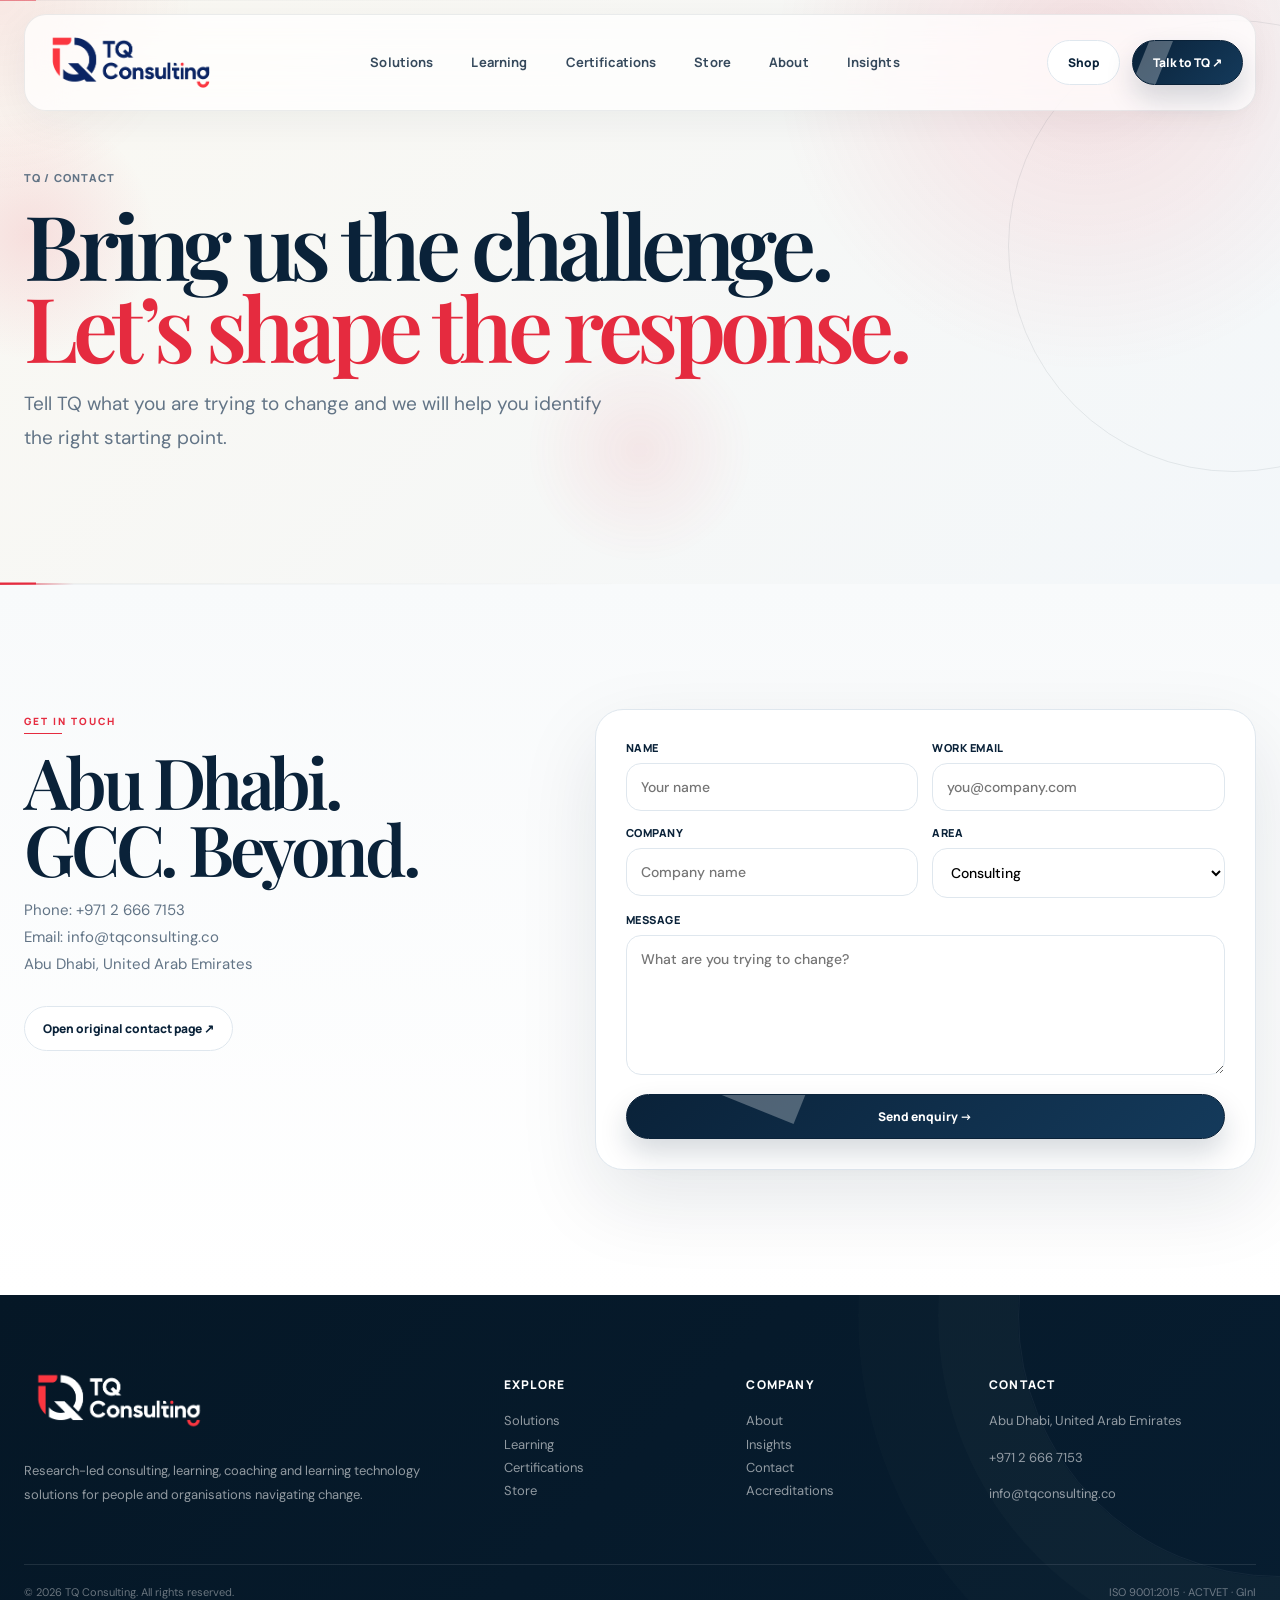
<file: contact.html>
<!doctype html><html lang="en"><head><meta charset="utf-8"><meta name="viewport" content="width=device-width,initial-scale=1"><title>Contact TQ Consulting | TQ Consulting</title><meta name="description" content="TQ Consulting — consulting, learning, coaching, certification and learning technology solutions."><link rel="stylesheet" href="assets/style.css"></head><body><header class="nav"><div class="wrap navin"><a class="brand" href="index.html"><img class="brandLogo brandLogoFull" src="assets/tq-logo.png" alt="TQ Consulting"></a><nav class="links"><a href="solutions.html">Solutions</a><a href="learning.html">Learning</a><a href="certifications.html">Certifications</a><a href="store.html">Store</a><a href="about.html">About</a><a href="insights.html">Insights</a></nav><div class="actions"><a class="btn ghost" href="store.html">Shop</a><a class="btn primary" href="contact.html">Talk to TQ ↗</a><button id="mobileMenu" class="btn ghost mobile">Menu</button></div></div></header><div class="menuPanel"><a href="solutions.html">Solutions</a><a href="learning.html">Learning</a><a href="certifications.html">Certifications</a><a href="store.html">Store</a><a href="about.html">About</a><a href="insights.html">Insights</a><a href="contact.html">Contact</a></div><main><section class="pagehero"><div class="wrap"><div class="breadcrumbs">TQ / Contact</div><h1>Bring us the challenge.<br><span style="color:var(--red)">Let’s shape the response.</span></h1><p class="lead" style="font-size:19px">Tell TQ what you are trying to change and we will help you identify the right starting point.</p></div></section><section class="contact"><div class="wrap contactgrid"><div><div class="eyebrow" style="color:var(--red)">Get in touch</div><h2 class="h2">Abu Dhabi.<br>GCC. Beyond.</h2><p class="lead">Phone: +971 2 666 7153<br>Email: info@tqconsulting.co<br>Abu Dhabi, United Arab Emirates</p><div style="margin-top:28px"><a class="btn ghost" href="https://www.tqconsulting.co/" target="_blank">Open original contact page ↗</a></div></div><form class="form" onsubmit="event.preventDefault();document.querySelector('.toast').textContent='Thank you — your enquiry is ready to connect to the TQ backend.';document.querySelector('.toast').classList.add('show');setTimeout(()=>document.querySelector('.toast').classList.remove('show'),3000)"><div class="fields"><label class="field">NAME<input required placeholder="Your name"></label><label class="field">WORK EMAIL<input type="email" required placeholder="you@company.com"></label><label class="field">COMPANY<input placeholder="Company name"></label><label class="field">AREA<select><option>Consulting</option><option>Learning</option><option>Coaching</option><option>Learning Technology</option><option>Certification</option></select></label><label class="field full">MESSAGE<textarea placeholder="What are you trying to change?"></textarea></label></div><button class="btn primary" style="margin-top:16px;width:100%;justify-content:center">Send enquiry →</button></form></div></section></main><footer class="footer"><div class="wrap"><div class="footgrid"><div><div class="brand"><img class="brandLogo brandLogoFull" src="assets/tq-logo-inverse.png" alt="TQ Consulting"></div><p style="max-width:420px;margin-top:18px">Research-led consulting, learning, coaching and learning technology solutions for people and organisations navigating change.</p></div><div><h4>Explore</h4><a href="solutions.html">Solutions</a><a href="learning.html">Learning</a><a href="certifications.html">Certifications</a><a href="store.html">Store</a></div><div><h4>Company</h4><a href="about.html">About</a><a href="insights.html">Insights</a><a href="contact.html">Contact</a><a href="https://www.tqconsulting.co/accreditation" target="_blank">Accreditations</a></div><div><h4>Contact</h4><p>Abu Dhabi, United Arab Emirates</p><p>+971 2 666 7153</p><p>info@tqconsulting.co</p></div></div><div class="copyright"><span>© 2026 TQ Consulting. All rights reserved.</span><span>ISO 9001:2015 · ACTVET · GInI</span></div></div></footer><div class="toast"></div><script src="assets/app.js"></script></body></html>
</file>
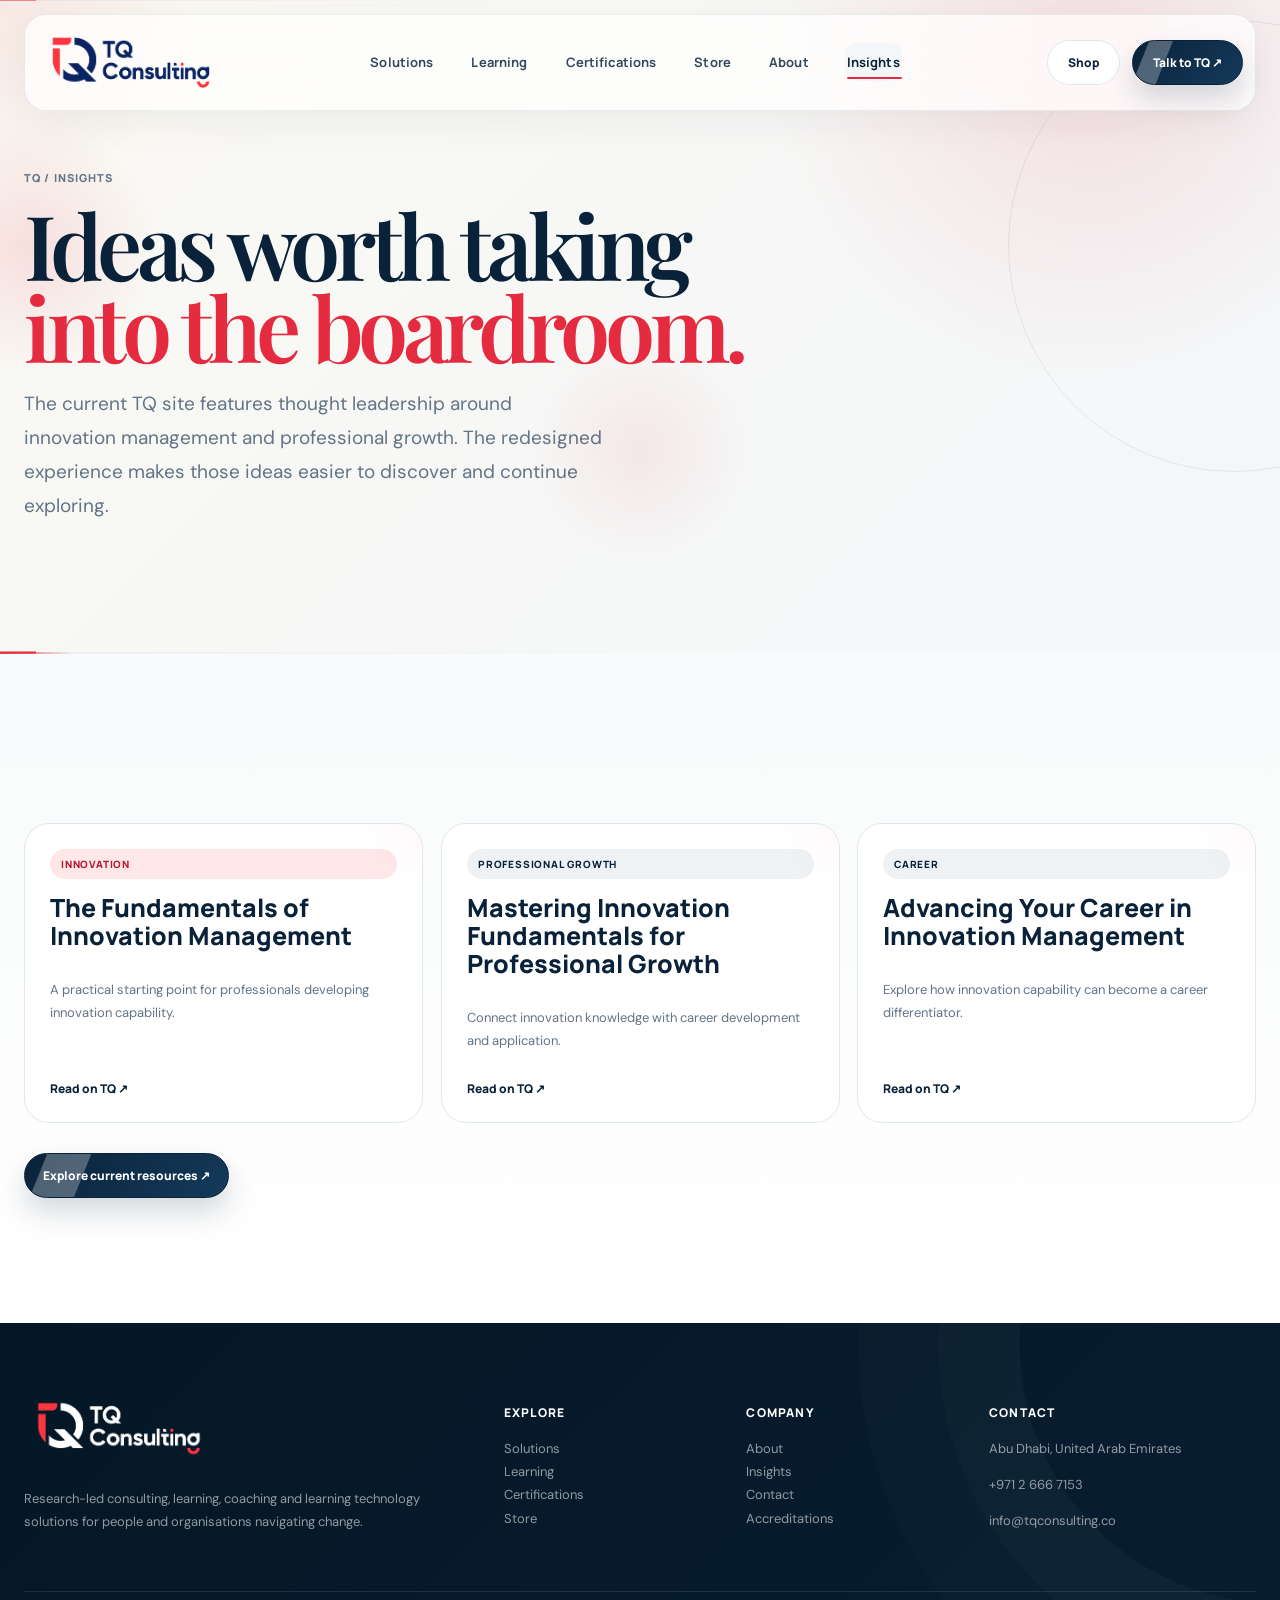
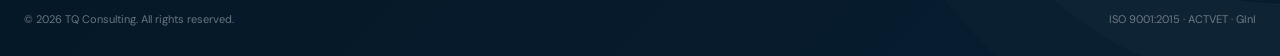
<file: insights.html>
<!doctype html><html lang="en"><head><meta charset="utf-8"><meta name="viewport" content="width=device-width,initial-scale=1"><title>Insights | TQ Consulting</title><meta name="description" content="TQ Consulting — consulting, learning, coaching, certification and learning technology solutions."><link rel="stylesheet" href="assets/style.css"></head><body><header class="nav"><div class="wrap navin"><a class="brand" href="index.html"><img class="brandLogo brandLogoFull" src="assets/tq-logo.png" alt="TQ Consulting"></a><nav class="links"><a href="solutions.html">Solutions</a><a href="learning.html">Learning</a><a href="certifications.html">Certifications</a><a href="store.html">Store</a><a href="about.html">About</a><a href="insights.html">Insights</a></nav><div class="actions"><a class="btn ghost" href="store.html">Shop</a><a class="btn primary" href="contact.html">Talk to TQ ↗</a><button id="mobileMenu" class="btn ghost mobile">Menu</button></div></div></header><div class="menuPanel"><a href="solutions.html">Solutions</a><a href="learning.html">Learning</a><a href="certifications.html">Certifications</a><a href="store.html">Store</a><a href="about.html">About</a><a href="insights.html">Insights</a><a href="contact.html">Contact</a></div><main><section class="pagehero"><div class="wrap"><div class="breadcrumbs">TQ / Insights</div><h1>Ideas worth taking<br><span style="color:var(--red)">into the boardroom.</span></h1><p class="lead" style="font-size:19px">The current TQ site features thought leadership around innovation management and professional growth. The redesigned experience makes those ideas easier to discover and continue exploring.</p></div></section><section><div class="wrap"><div class="articles"><article class="article reveal"><span class="pill redpill">Innovation</span><h3>The Fundamentals of Innovation Management</h3><p class="lead" style="font-size:13px">A practical starting point for professionals developing innovation capability.</p><div class="read">Read on TQ ↗</div></article><article class="article reveal"><span class="pill">Professional growth</span><h3>Mastering Innovation Fundamentals for Professional Growth</h3><p class="lead" style="font-size:13px">Connect innovation knowledge with career development and application.</p><div class="read">Read on TQ ↗</div></article><article class="article reveal"><span class="pill">Career</span><h3>Advancing Your Career in Innovation Management</h3><p class="lead" style="font-size:13px">Explore how innovation capability can become a career differentiator.</p><div class="read">Read on TQ ↗</div></article></div><div style="margin-top:30px"><a class="btn primary" href="https://www.tqconsulting.co/" target="_blank">Explore current resources ↗</a></div></div></section></main><footer class="footer"><div class="wrap"><div class="footgrid"><div><div class="brand"><img class="brandLogo brandLogoFull" src="assets/tq-logo-inverse.png" alt="TQ Consulting"></div><p style="max-width:420px;margin-top:18px">Research-led consulting, learning, coaching and learning technology solutions for people and organisations navigating change.</p></div><div><h4>Explore</h4><a href="solutions.html">Solutions</a><a href="learning.html">Learning</a><a href="certifications.html">Certifications</a><a href="store.html">Store</a></div><div><h4>Company</h4><a href="about.html">About</a><a href="insights.html">Insights</a><a href="contact.html">Contact</a><a href="https://www.tqconsulting.co/accreditation" target="_blank">Accreditations</a></div><div><h4>Contact</h4><p>Abu Dhabi, United Arab Emirates</p><p>+971 2 666 7153</p><p>info@tqconsulting.co</p></div></div><div class="copyright"><span>© 2026 TQ Consulting. All rights reserved.</span><span>ISO 9001:2015 · ACTVET · GInI</span></div></div></footer><div class="toast"></div><script src="assets/app.js"></script></body></html>
</file>
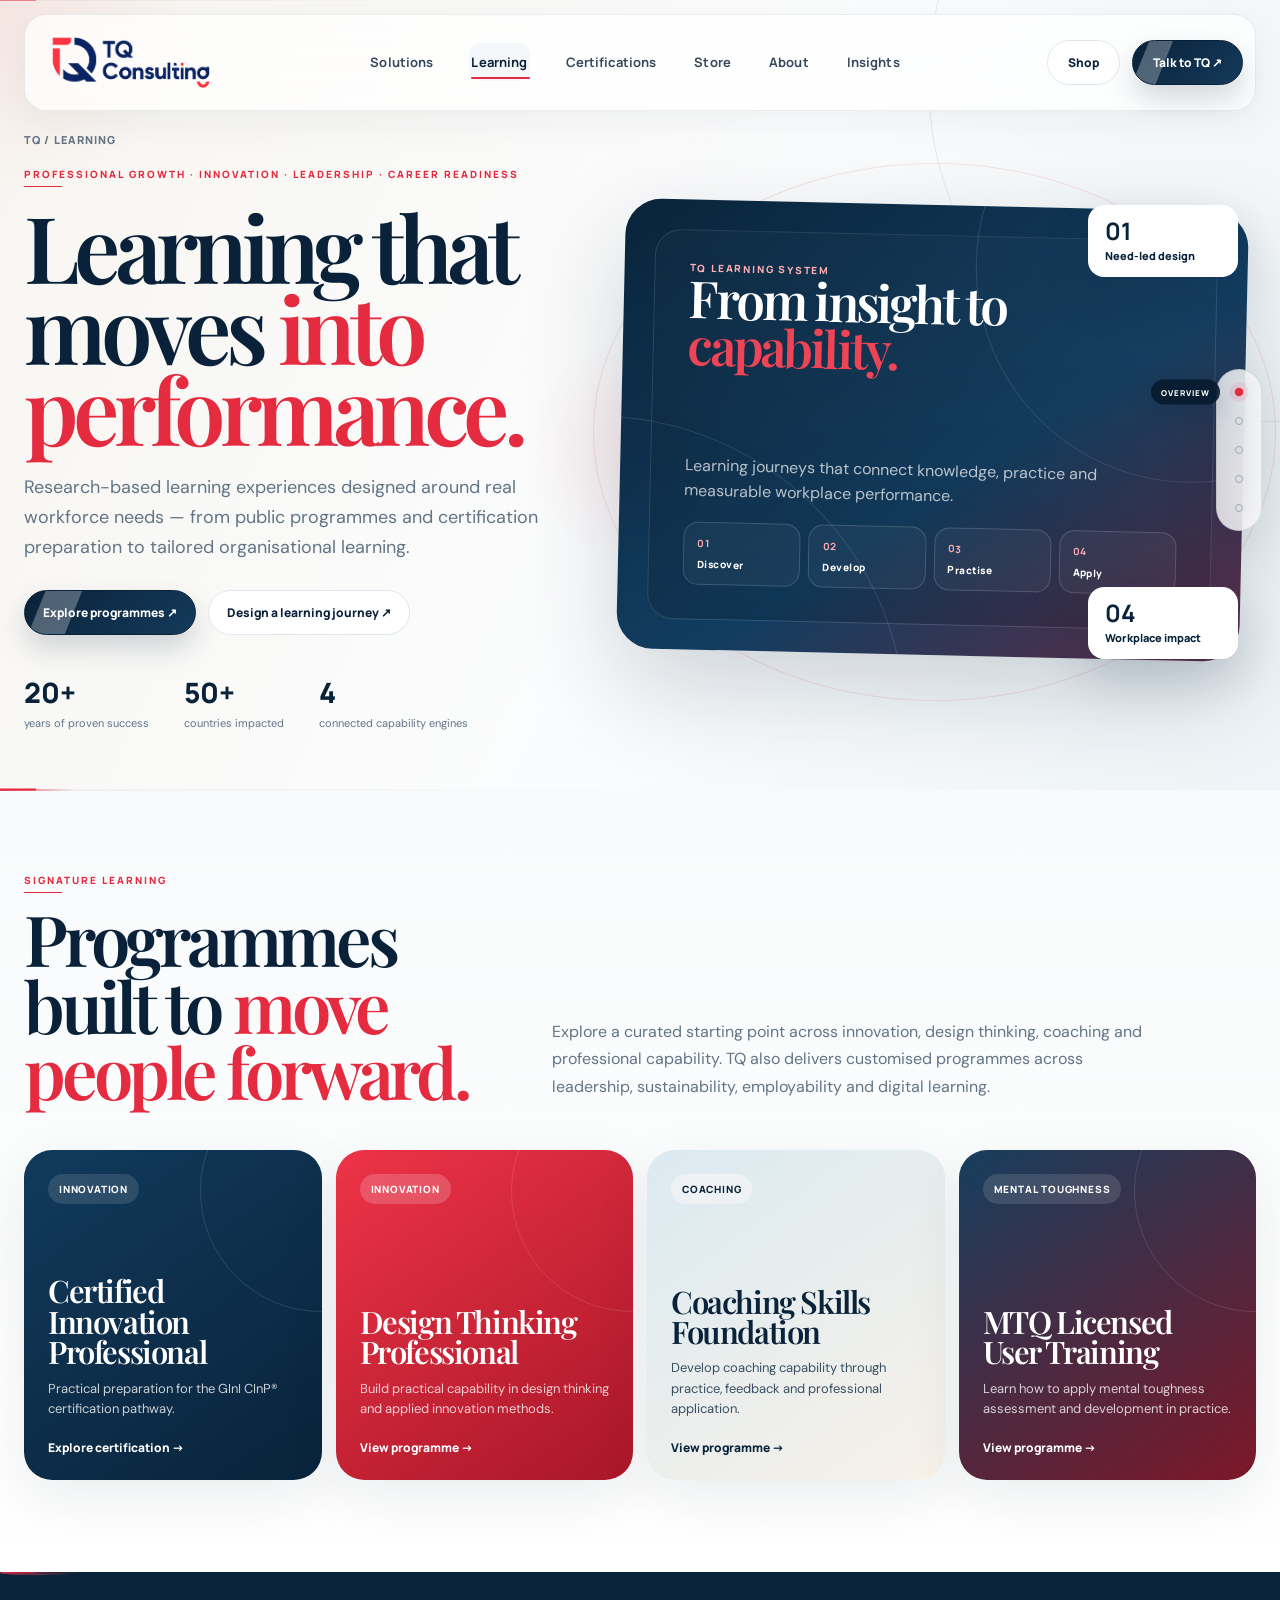
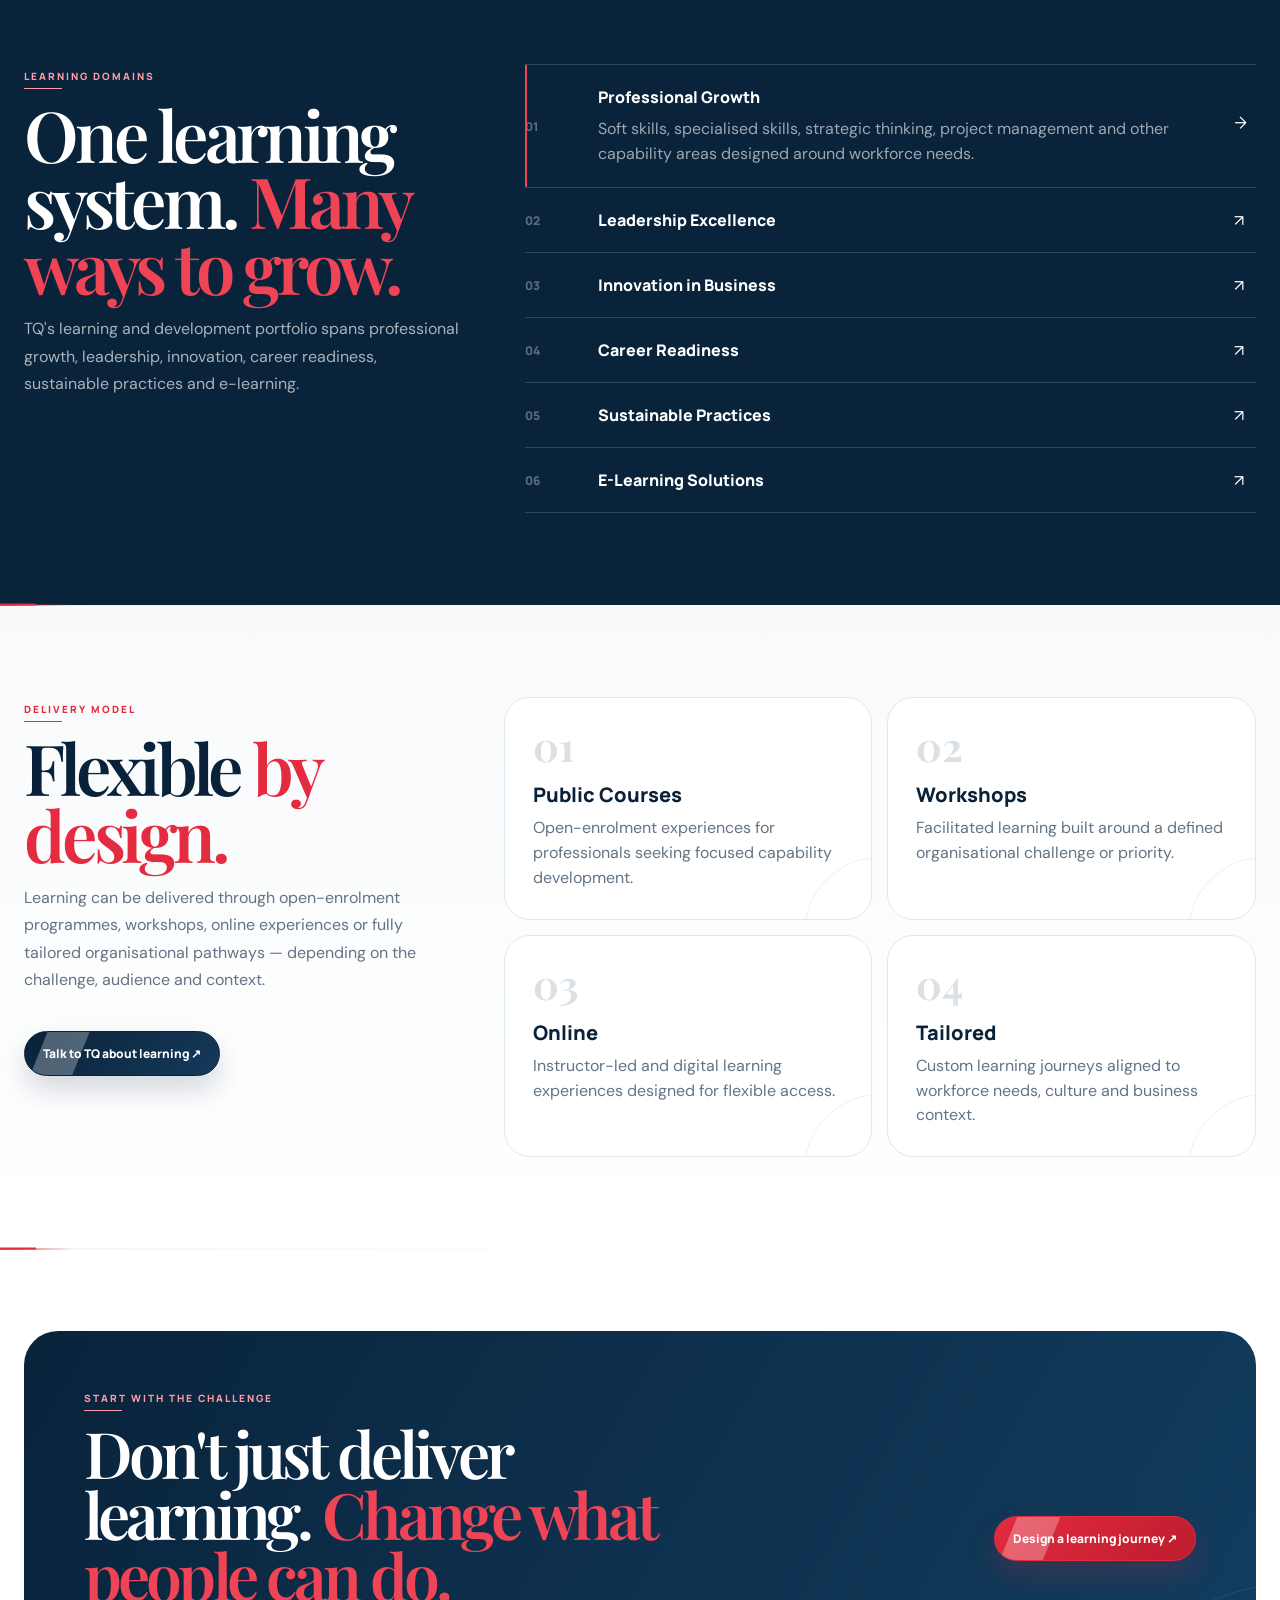
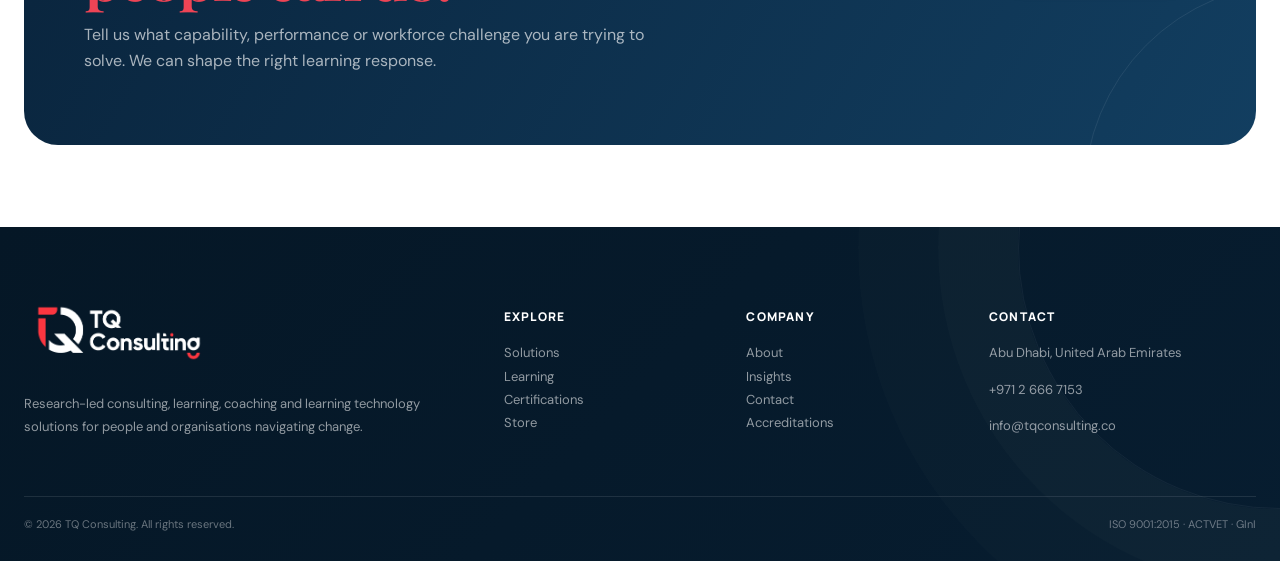
<file: learning.html>
<!doctype html><html lang="en"><head><meta charset="utf-8"><meta name="viewport" content="width=device-width,initial-scale=1"><title>Learning & Development | TQ Consulting</title><meta name="description" content="Research-based learning experiences, professional development, innovation, leadership, coaching and tailored organisational learning from TQ Consulting."><link rel="stylesheet" href="assets/style.css"><style>
/* V24 — Learning experience layer */
.learning-page{--learning-red:#e52b3f;--learning-ink:#09233b;--learning-line:#dfe7ee}
.learning-hero{min-height:700px;padding:150px 0 78px;background:linear-gradient(115deg,#f7f5f0 0%,#fbfcfd 52%,#eef4f7 100%);position:relative;overflow:hidden}
.learning-hero:after{content:"";position:absolute;width:680px;height:680px;border:1px solid rgba(10,34,57,.08);border-radius:50%;right:-330px;top:-260px;pointer-events:none}
.learning-hero-grid{position:relative;z-index:2;display:grid;grid-template-columns:.9fr 1.1fr;gap:70px;align-items:center}
.learning-hero h1{font:600 clamp(58px,7.2vw,104px)/.88 'Playfair Display';letter-spacing:-.065em;margin:18px 0 25px;max-width:760px}
.learning-hero h1 span{color:var(--learning-red)}
.learning-hero .lead{font-size:18px;line-height:1.65;max-width:620px}
.learning-hero-actions{display:flex;gap:12px;flex-wrap:wrap;margin-top:28px}
.learning-proof{display:flex;gap:35px;margin-top:38px;flex-wrap:wrap}
.learning-proof b{font:800 28px 'Manrope';display:block}.learning-proof span{font-size:11px;color:var(--muted)}
.learning-stage{position:relative;min-height:510px}
.learning-panel{height:470px;border-radius:36px;padding:30px;color:#fff;background:linear-gradient(145deg,#09243b 0%,#123d60 58%,#b3192a 145%);box-shadow:0 35px 100px rgba(10,34,57,.18);position:relative;overflow:hidden;transform:rotate(1.3deg)}
.learning-panel:before,.learning-panel:after{content:"";position:absolute;border:1px solid rgba(255,255,255,.12);border-radius:50%;pointer-events:none}.learning-panel:before{width:430px;height:430px;right:-160px;top:-160px}.learning-panel:after{width:620px;height:620px;left:-330px;bottom:-390px}
.learning-panel-inner{height:100%;border:1px solid rgba(255,255,255,.12);border-radius:26px;padding:28px;display:flex;flex-direction:column;justify-content:space-between;position:relative;z-index:1;background:linear-gradient(to bottom,rgba(255,255,255,.02),rgba(0,0,0,.12))}
.learning-panel-kicker{font:800 10px 'Manrope';letter-spacing:.18em;color:#ffabb4;text-transform:uppercase}.learning-panel h2{font:600 clamp(38px,4vw,60px)/.92 'Playfair Display';letter-spacing:-.055em;max-width:620px;margin:0}.learning-panel p{max-width:520px;color:rgba(255,255,255,.7);line-height:1.55}
.learning-path{display:grid;grid-template-columns:repeat(4,1fr);gap:8px;margin-top:18px}.learning-step{padding:13px;border:1px solid rgba(255,255,255,.16);border-radius:15px;background:rgba(255,255,255,.04);font:800 10px 'Manrope';letter-spacing:.05em}.learning-step b{display:block;color:#ffabb4;font-size:10px;margin-bottom:7px}.learning-chip{position:absolute;z-index:3;background:#fff;color:var(--learning-ink);border-radius:18px;padding:16px 18px;box-shadow:0 20px 50px rgba(10,34,57,.16);font:800 11px 'Manrope'}.learning-chip strong{display:block;font-size:24px;line-height:1;margin-bottom:5px}.chip-a{left:-22px;top:92px}.chip-b{right:-26px;bottom:92px}.learning-orbit{position:absolute;inset:-45px -45px -45px -45px;border:1px solid rgba(229,43,63,.12);border-radius:50%;animation:learningOrbit 24s linear infinite;pointer-events:none}.learning-orbit:after{content:"";position:absolute;width:10px;height:10px;border-radius:50%;background:var(--learning-red);top:18%;right:9%;box-shadow:0 0 0 8px rgba(229,43,63,.08)}
@keyframes learningOrbit{to{transform:rotate(360deg)}}
.learning-program-section{background:#fbfcfd;padding-top:95px}.learning-section-head{display:grid;grid-template-columns:.8fr 1.2fr;gap:80px;align-items:end}.learning-section-head h2{font:600 clamp(44px,5.5vw,78px)/.94 'Playfair Display';letter-spacing:-.06em;margin:12px 0}.learning-section-head p{color:var(--muted);line-height:1.7;max-width:600px}
.learning-programs{display:grid;grid-template-columns:repeat(4,1fr);gap:15px;margin-top:45px}.learning-program{min-height:390px;border-radius:28px;padding:26px;position:relative;overflow:hidden;color:#fff;display:flex;flex-direction:column;justify-content:flex-end;box-shadow:0 18px 55px rgba(10,34,57,.08);transition:transform .5s cubic-bezier(.2,.8,.2,1),box-shadow .5s}.learning-program:hover{transform:translateY(-10px);box-shadow:0 30px 80px rgba(10,34,57,.16)}.learning-program:nth-child(1){background:linear-gradient(145deg,#113a5b,#09233b)}.learning-program:nth-child(2){background:linear-gradient(145deg,#ee3348,#a81728)}.learning-program:nth-child(3){background:linear-gradient(145deg,#dbeaf1,#f7f1e9);color:var(--learning-ink)}.learning-program:nth-child(4){background:linear-gradient(145deg,#163e5d,#7d1728)}.learning-program:after{content:"";position:absolute;width:240px;height:240px;border:1px solid rgba(255,255,255,.12);border-radius:50%;right:-120px;top:-80px}.learning-program .pill{align-self:flex-start;margin-bottom:auto;position:relative;z-index:2}.learning-program h3{font:600 31px/.98 'Playfair Display';letter-spacing:-.045em;margin:0 0 12px;position:relative;z-index:2}.learning-program p{font-size:13px;line-height:1.55;opacity:.78;position:relative;z-index:2;margin:0 0 20px}.learning-program a{font:800 12px 'Manrope';position:relative;z-index:2}
.learning-domains{padding:115px 0;background:#09233b;color:#fff;position:relative;overflow:hidden}.learning-domains:before{content:"";position:absolute;width:650px;height:650px;border:1px solid rgba(255,255,255,.07);border-radius:50%;right:-300px;top:-260px}.learning-domains-grid{display:grid;grid-template-columns:.75fr 1.25fr;gap:80px;align-items:start}.learning-domains h2{font:600 clamp(46px,5.5vw,78px)/.94 'Playfair Display';letter-spacing:-.06em;margin:12px 0}.learning-domains h2 span{color:#ef4455}.learning-domains .intro{color:rgba(255,255,255,.65);line-height:1.7;max-width:500px}.domain-list{border-top:1px solid rgba(255,255,255,.16)}.domain{border-bottom:1px solid rgba(255,255,255,.16);padding:21px 0;display:grid;grid-template-columns:55px 1fr 22px;gap:18px;align-items:center;cursor:pointer}.domain-num{color:rgba(255,255,255,.34);font:800 12px 'Manrope'}.domain h3{margin:0;font:800 16px 'Manrope'}.domain p{max-height:0;overflow:hidden;margin:0;color:rgba(255,255,255,.6);line-height:1.55;transition:max-height .45s ease,margin-top .45s ease}.domain.open p{max-height:100px;margin-top:9px}.domain-arrow{font-size:16px;transition:transform .3s}.domain.open .domain-arrow{transform:rotate(45deg)}
.learning-delivery{padding:110px 0;background:#f7f5f0}.delivery-grid{display:grid;grid-template-columns:.7fr 1.3fr;gap:75px}.delivery-grid h2{font:600 clamp(45px,5.5vw,76px)/.95 'Playfair Display';letter-spacing:-.06em;margin:12px 0}.delivery-grid h2 span{color:var(--learning-red)}.delivery-grid>div>p{color:var(--muted);line-height:1.7;max-width:480px}.delivery-cards{display:grid;grid-template-columns:repeat(2,1fr);gap:15px}.delivery-card{background:#fff;border:1px solid var(--learning-line);border-radius:26px;padding:28px;min-height:190px;transition:.4s}.delivery-card:hover{transform:translateY(-7px);box-shadow:0 25px 65px rgba(10,34,57,.11)}.delivery-card .num{font-size:40px}.delivery-card h3{font:800 20px 'Manrope';margin:15px 0 8px}.delivery-card p{color:var(--muted);line-height:1.55;margin:0}
.learning-cta{padding:100px 0;background:#fff}.learning-cta-box{border-radius:34px;padding:55px 60px;background:linear-gradient(120deg,#09233b,#123e60);color:#fff;display:grid;grid-template-columns:1.2fr .8fr;gap:40px;align-items:center;position:relative;overflow:hidden}.learning-cta-box:after{content:"";position:absolute;width:500px;height:500px;border:1px solid rgba(255,255,255,.1);border-radius:50%;right:-250px;bottom:-320px}.learning-cta-box h2{font:600 clamp(42px,5vw,70px)/.95 'Playfair Display';letter-spacing:-.06em;margin:12px 0}.learning-cta-box h2 span{color:#ef4455}.learning-cta-box p{color:rgba(255,255,255,.65);line-height:1.65;max-width:600px}.cta-actions{display:flex;justify-content:flex-end;position:relative;z-index:2}
@media(max-width:1000px){.learning-hero-grid,.learning-section-head,.learning-domains-grid,.delivery-grid,.learning-cta-box{grid-template-columns:1fr}.learning-stage{max-width:760px;margin:0 auto;width:100%}.learning-programs{grid-template-columns:1fr 1fr}.learning-domains-grid,.delivery-grid{gap:45px}.cta-actions{justify-content:flex-start}.learning-hero{padding-top:130px}}
@media(max-width:650px){.learning-hero{padding:120px 0 65px}.learning-hero h1{font-size:55px}.learning-panel{height:390px;padding:18px;border-radius:25px}.learning-panel-inner{padding:20px;border-radius:18px}.learning-panel h2{font-size:34px}.learning-panel p{font-size:13px}.learning-path{grid-template-columns:1fr 1fr}.learning-chip{padding:12px 14px;border-radius:14px}.chip-a{left:8px;top:45px}.chip-b{right:8px;bottom:42px}.learning-programs{grid-template-columns:1fr}.learning-program{min-height:340px}.learning-section-head{gap:20px}.learning-domains,.learning-delivery{padding:80px 0}.delivery-cards{grid-template-columns:1fr}.learning-cta-box{padding:34px 25px;border-radius:25px}.learning-cta{padding:75px 0}.learning-proof{gap:22px}}
@media(prefers-reduced-motion:reduce){.learning-orbit{animation:none}.learning-program,.delivery-card{transition:none}}
/* V26 — Learning hero chip namespace isolation
   Prevent the global Solutions .chip-b selector from stretching the
   Learning page's Workplace impact chip by explicitly resetting
   opposing absolute-position properties. */
.learning-page .learning-stage .learning-chip{
  left:auto!important;
  top:auto!important;
  right:auto;
  bottom:auto;
  width:max-content;
  max-width:260px;
  white-space:normal;
}
.learning-page .learning-stage .learning-chip.chip-a{
  right:18px!important;
  top:18px!important;
}
.learning-page .learning-stage .learning-chip.chip-b{
  right:18px!important;
  bottom:18px!important;
}
@media(max-width:1200px){
  .learning-page .learning-stage .learning-chip.chip-a{right:12px!important;top:14px!important;}
  .learning-page .learning-stage .learning-chip.chip-b{right:12px!important;bottom:14px!important;}
}
@media(max-width:650px){
  .learning-page .learning-stage .learning-chip{max-width:180px;}
  .learning-page .learning-stage .learning-chip.chip-a{right:10px!important;top:10px!important;}
  .learning-page .learning-stage .learning-chip.chip-b{right:10px!important;bottom:10px!important;}
}

/* V25 — Learning hero alignment & premium density */
.learning-hero{min-height:650px;padding:132px 0 58px}
.learning-hero-grid{grid-template-columns:.92fr 1.08fr;gap:56px}
.learning-hero h1{max-width:690px}
.learning-stage{min-height:490px;padding:18px 12px 18px 0}
.learning-panel{height:450px}
.learning-panel-inner{padding:30px 34px 34px}
.learning-panel h2{max-width:500px}
.learning-chip{padding:14px 17px;border-radius:16px;min-width:150px}
.chip-a{left:auto;right:18px;top:18px}
.chip-b{right:18px;bottom:18px}
.learning-orbit{inset:-24px -20px -24px -28px}
.learning-program-section{padding-top:78px;padding-bottom:92px}
.learning-section-head{gap:58px}
.learning-programs{margin-top:34px;gap:14px}
.learning-program{min-height:330px;padding:24px}
.learning-domains{padding:92px 0}
.learning-domains-grid{gap:62px}
.learning-delivery{padding:92px 0}
.learning-cta{padding:82px 0}
@media(max-width:1200px){.learning-hero-grid{gap:38px}.learning-hero h1{font-size:clamp(54px,6.6vw,88px)}.learning-panel{height:430px}.learning-panel-inner{padding:26px}.learning-chip{min-width:138px}.chip-a{right:12px;top:14px}.chip-b{right:12px;bottom:14px}}
@media(max-width:1000px){.learning-hero{min-height:auto;padding:126px 0 70px}.learning-hero-grid{grid-template-columns:1fr;gap:28px}.learning-stage{max-width:780px;padding:8px 0 10px}.learning-panel{height:450px}.learning-program-section{padding-top:76px}.learning-section-head{gap:24px}.learning-domains,.learning-delivery{padding:78px 0}}
@media(max-width:650px){.learning-hero{padding:112px 0 58px}.learning-hero h1{font-size:clamp(48px,14vw,62px);line-height:.9}.learning-hero .lead{font-size:16px}.learning-stage{min-height:400px}.learning-panel{height:370px;padding:14px}.learning-panel-inner{padding:20px}.learning-panel h2{font-size:31px;max-width:330px}.learning-panel p{max-width:310px}.learning-chip{min-width:0;padding:10px 12px;font-size:9px;border-radius:13px}.learning-chip strong{font-size:19px}.chip-a{right:10px;top:10px}.chip-b{right:10px;bottom:10px}.learning-orbit{inset:-16px}.learning-program-section{padding-top:62px;padding-bottom:72px}.learning-program{min-height:300px}.learning-domains,.learning-delivery{padding:70px 0}.learning-cta{padding:65px 0}}
</style></head><body class="learning-page"><header class="nav"><div class="wrap navin"><a class="brand" href="index.html"><img class="brandLogo brandLogoFull" src="assets/tq-logo.png" alt="TQ Consulting"></a><nav class="links"><a href="solutions.html">Solutions</a><a class="active" href="learning.html">Learning</a><a href="certifications.html">Certifications</a><a href="store.html">Store</a><a href="about.html">About</a><a href="insights.html">Insights</a></nav><div class="actions"><a class="btn ghost" href="store.html">Shop</a><a class="btn primary" href="contact.html">Talk to TQ ↗</a><button id="mobileMenu" class="btn ghost mobile">Menu</button></div></div></header><div class="menuPanel"><a href="solutions.html">Solutions</a><a href="learning.html">Learning</a><a href="certifications.html">Certifications</a><a href="store.html">Store</a><a href="about.html">About</a><a href="insights.html">Insights</a><a href="contact.html">Contact</a></div>
<main>
<section class="learning-hero"><div class="wrap learning-hero-grid"><div><div class="breadcrumbs">TQ / Learning</div><div class="eyebrow" style="color:var(--red);margin-top:22px">Professional growth · Innovation · Leadership · Career readiness</div><h1>Learning that moves <span>into performance.</span></h1><p class="lead">Research-based learning experiences designed around real workforce needs — from public programmes and certification preparation to tailored organisational learning.</p><div class="learning-hero-actions"><a class="btn primary" href="#programmes">Explore programmes ↗</a><a class="btn ghost" href="contact.html">Design a learning journey ↗</a></div><div class="learning-proof"><div><b>20+</b><span>years of proven success</span></div><div><b>50+</b><span>countries impacted</span></div><div><b>4</b><span>connected capability engines</span></div></div></div><div class="learning-stage"><div class="learning-orbit"></div><div class="learning-panel"><div class="learning-panel-inner"><div><div class="learning-panel-kicker">TQ learning system</div><h2>From insight to <span style="color:#ef4455">capability.</span></h2></div><div><p>Learning journeys that connect knowledge, practice and measurable workplace performance.</p><div class="learning-path"><div class="learning-step"><b>01</b>Discover</div><div class="learning-step"><b>02</b>Develop</div><div class="learning-step"><b>03</b>Practise</div><div class="learning-step"><b>04</b>Apply</div></div></div></div></div><div class="learning-chip chip-a"><strong>01</strong>Need-led design</div><div class="learning-chip chip-b"><strong>04</strong>Workplace impact</div></div></div></section>
<section id="programmes" class="learning-program-section"><div class="wrap"><div class="learning-section-head"><div><div class="eyebrow" style="color:var(--red)">Signature learning</div><h2>Programmes built to <span style="color:var(--red)">move people forward.</span></h2></div><p>Explore a curated starting point across innovation, design thinking, coaching and professional capability. TQ also delivers customised programmes across leadership, sustainability, employability and digital learning.</p></div><div class="learning-programs"><article class="learning-program"><span class="pill" style="background:rgba(255,255,255,.12);color:#fff">Innovation</span><h3>Certified Innovation Professional</h3><p>Practical preparation for the GInI CInP® certification pathway.</p><a href="certifications.html">Explore certification →</a></article><article class="learning-program"><span class="pill" style="background:rgba(255,255,255,.18);color:#fff">Innovation</span><h3>Design Thinking Professional</h3><p>Build practical capability in design thinking and applied innovation methods.</p><a href="store.html">View programme →</a></article><article class="learning-program"><span class="pill">Coaching</span><h3>Coaching Skills Foundation</h3><p>Develop coaching capability through practice, feedback and professional application.</p><a href="store.html">View programme →</a></article><article class="learning-program"><span class="pill" style="background:rgba(255,255,255,.12);color:#fff">Mental toughness</span><h3>MTQ Licensed User Training</h3><p>Learn how to apply mental toughness assessment and development in practice.</p><a href="store.html">View programme →</a></article></div></div></section>
<section class="learning-domains"><div class="wrap learning-domains-grid"><div><div class="eyebrow" style="color:#ff9aa5">Learning domains</div><h2>One learning system. <span>Many ways to grow.</span></h2><p class="intro">TQ's learning and development portfolio spans professional growth, leadership, innovation, career readiness, sustainable practices and e-learning.</p></div><div class="domain-list"><div class="domain open"><div class="domain-num">01</div><div><h3>Professional Growth</h3><p>Soft skills, specialised skills, strategic thinking, project management and other capability areas designed around workforce needs.</p></div><div class="domain-arrow">↗</div></div><div class="domain"><div class="domain-num">02</div><div><h3>Leadership Excellence</h3><p>Learning experiences that strengthen leadership judgement, adaptability and performance.</p></div><div class="domain-arrow">↗</div></div><div class="domain"><div class="domain-num">03</div><div><h3>Innovation in Business</h3><p>Certification pathways and applied innovation development aligned to the GInI ecosystem.</p></div><div class="domain-arrow">↗</div></div><div class="domain"><div class="domain-num">04</div><div><h3>Career Readiness</h3><p>Practical learning that helps people navigate changing roles, skill demands and career pathways.</p></div><div class="domain-arrow">↗</div></div><div class="domain"><div class="domain-num">05</div><div><h3>Sustainable Practices</h3><p>Capability-building around sustainability, ESG and responsible organisational practice.</p></div><div class="domain-arrow">↗</div></div><div class="domain"><div class="domain-num">06</div><div><h3>E-Learning Solutions</h3><p>Flexible, scalable digital learning that can integrate with existing systems and reach distributed workforces.</p></div><div class="domain-arrow">↗</div></div></div></div></section>
<section class="learning-delivery"><div class="wrap delivery-grid"><div><div class="eyebrow" style="color:var(--red)">Delivery model</div><h2>Flexible <span>by design.</span></h2><p>Learning can be delivered through open-enrolment programmes, workshops, online experiences or fully tailored organisational pathways — depending on the challenge, audience and context.</p><a class="btn primary" href="contact.html" style="margin-top:22px">Talk to TQ about learning ↗</a></div><div class="delivery-cards"><div class="delivery-card"><div class="num">01</div><h3>Public Courses</h3><p>Open-enrolment experiences for professionals seeking focused capability development.</p></div><div class="delivery-card"><div class="num">02</div><h3>Workshops</h3><p>Facilitated learning built around a defined organisational challenge or priority.</p></div><div class="delivery-card"><div class="num">03</div><h3>Online</h3><p>Instructor-led and digital learning experiences designed for flexible access.</p></div><div class="delivery-card"><div class="num">04</div><h3>Tailored</h3><p>Custom learning journeys aligned to workforce needs, culture and business context.</p></div></div></div></section>
<section class="learning-cta"><div class="wrap"><div class="learning-cta-box"><div><div class="eyebrow" style="color:#ff9aa5">Start with the challenge</div><h2>Don't just deliver learning. <span>Change what people can do.</span></h2><p>Tell us what capability, performance or workforce challenge you are trying to solve. We can shape the right learning response.</p></div><div class="cta-actions"><a class="btn red" href="contact.html">Design a learning journey ↗</a></div></div></div></section>
</main>
<footer class="footer"><div class="wrap"><div class="footgrid"><div><div class="brand"><img class="brandLogo brandLogoFull" src="assets/tq-logo-inverse.png" alt="TQ Consulting"></div><p style="max-width:420px;margin-top:18px">Research-led consulting, learning, coaching and learning technology solutions for people and organisations navigating change.</p></div><div><h4>Explore</h4><a href="solutions.html">Solutions</a><a href="learning.html">Learning</a><a href="certifications.html">Certifications</a><a href="store.html">Store</a></div><div><h4>Company</h4><a href="about.html">About</a><a href="insights.html">Insights</a><a href="contact.html">Contact</a><a href="https://www.tqconsulting.co/accreditation" target="_blank">Accreditations</a></div><div><h4>Contact</h4><p>Abu Dhabi, United Arab Emirates</p><p>+971 2 666 7153</p><p>info@tqconsulting.co</p></div></div><div class="copyright"><span>© 2026 TQ Consulting. All rights reserved.</span><span>ISO 9001:2015 · ACTVET · GInI</span></div></div></footer><div class="toast"></div><script src="assets/app.js"></script><script>
document.querySelectorAll('.domain').forEach((item)=>{item.addEventListener('click',()=>{document.querySelectorAll('.domain').forEach(x=>{if(x!==item)x.classList.remove('open')});item.classList.toggle('open')})});
document.querySelectorAll('.learning-chip').forEach((chip)=>{chip.addEventListener('mouseenter',()=>chip.style.transform='translateY(-5px)');chip.addEventListener('mouseleave',()=>chip.style.transform='');});
</script><style>
/* V27 — Learning interaction polish */
.learning-page .learning-stage{perspective:1200px}
.learning-page .learning-panel{transform-style:preserve-3d;transition:transform .8s cubic-bezier(.16,1,.3,1),box-shadow .8s cubic-bezier(.16,1,.3,1)}
.learning-page .learning-stage:hover .learning-panel{transform:rotateX(1.5deg) rotateY(-1.5deg) translateY(-5px);box-shadow:0 34px 90px rgba(10,34,57,.18)}
.learning-page .learning-chip{transition:transform .45s cubic-bezier(.16,1,.3,1),box-shadow .45s,background .3s}
.learning-page .learning-chip:hover{box-shadow:0 24px 55px rgba(10,34,57,.2);background:#fff}
.learning-page .learning-program{isolation:isolate}
.learning-page .learning-program:before{content:"";position:absolute;inset:0;background:radial-gradient(180px circle at var(--mx,50%) var(--my,50%),rgba(255,255,255,.18),transparent 62%);opacity:0;transition:opacity .45s;pointer-events:none;z-index:1}
.learning-page .learning-program:hover:before{opacity:1}
.learning-page .learning-program h3,.learning-page .learning-program p,.learning-page .learning-program a,.learning-page .learning-program .pill{transition:transform .45s cubic-bezier(.16,1,.3,1)}
.learning-page .learning-program:hover h3{transform:translateY(-3px)}
.learning-page .learning-program:hover a{transform:translateX(4px)}
.learning-page .domain{position:relative;transition:padding .35s ease,background .35s ease}
.learning-page .domain:before{content:"";position:absolute;left:0;top:0;bottom:0;width:2px;background:#ef4455;transform:scaleY(0);transform-origin:center;transition:transform .35s ease}
.learning-page .domain:hover{background:rgba(255,255,255,.025);padding-left:10px}
.learning-page .domain:hover:before,.learning-page .domain.open:before{transform:scaleY(1)}
.learning-page .delivery-card{position:relative;overflow:hidden}
.learning-page .delivery-card:after{content:"";position:absolute;width:150px;height:150px;border:1px solid rgba(10,34,57,.07);border-radius:50%;right:-85px;bottom:-90px;transition:transform .6s cubic-bezier(.16,1,.3,1)}
.learning-page .delivery-card:hover:after{transform:scale(1.35)}
.learning-page .learning-cta-box{position:relative;overflow:hidden}
.learning-page .learning-cta-box:after{content:"";position:absolute;width:420px;height:420px;border:1px solid rgba(255,255,255,.08);border-radius:50%;right:-250px;bottom:-260px;animation:learningCtaOrbit 16s linear infinite;pointer-events:none}
@keyframes learningCtaOrbit{to{transform:rotate(360deg)}}
@media(max-width:650px){.learning-page .learning-stage:hover .learning-panel{transform:none}.learning-page .learning-program:before{display:none}.learning-page .domain:hover{padding-left:0}.learning-page .learning-cta-box:after{animation:none}}
@media(prefers-reduced-motion:reduce){.learning-page .learning-panel,.learning-page .learning-chip,.learning-page .learning-program:before,.learning-page .domain,.learning-page .domain:before,.learning-page .delivery-card:after,.learning-page .learning-cta-box:after{transition:none;animation:none}}
</style>
<script>
(()=>{
 const fine=matchMedia('(hover:hover) and (pointer:fine)').matches;
 const reduce=matchMedia('(prefers-reduced-motion: reduce)').matches;
 if(fine&&!reduce){
   document.querySelectorAll('.learning-program').forEach(card=>card.addEventListener('pointermove',e=>{const r=card.getBoundingClientRect();card.style.setProperty('--mx',(e.clientX-r.left)+'px');card.style.setProperty('--my',(e.clientY-r.top)+'px')}));
 }
})();
</script>

</body></html>
</file>
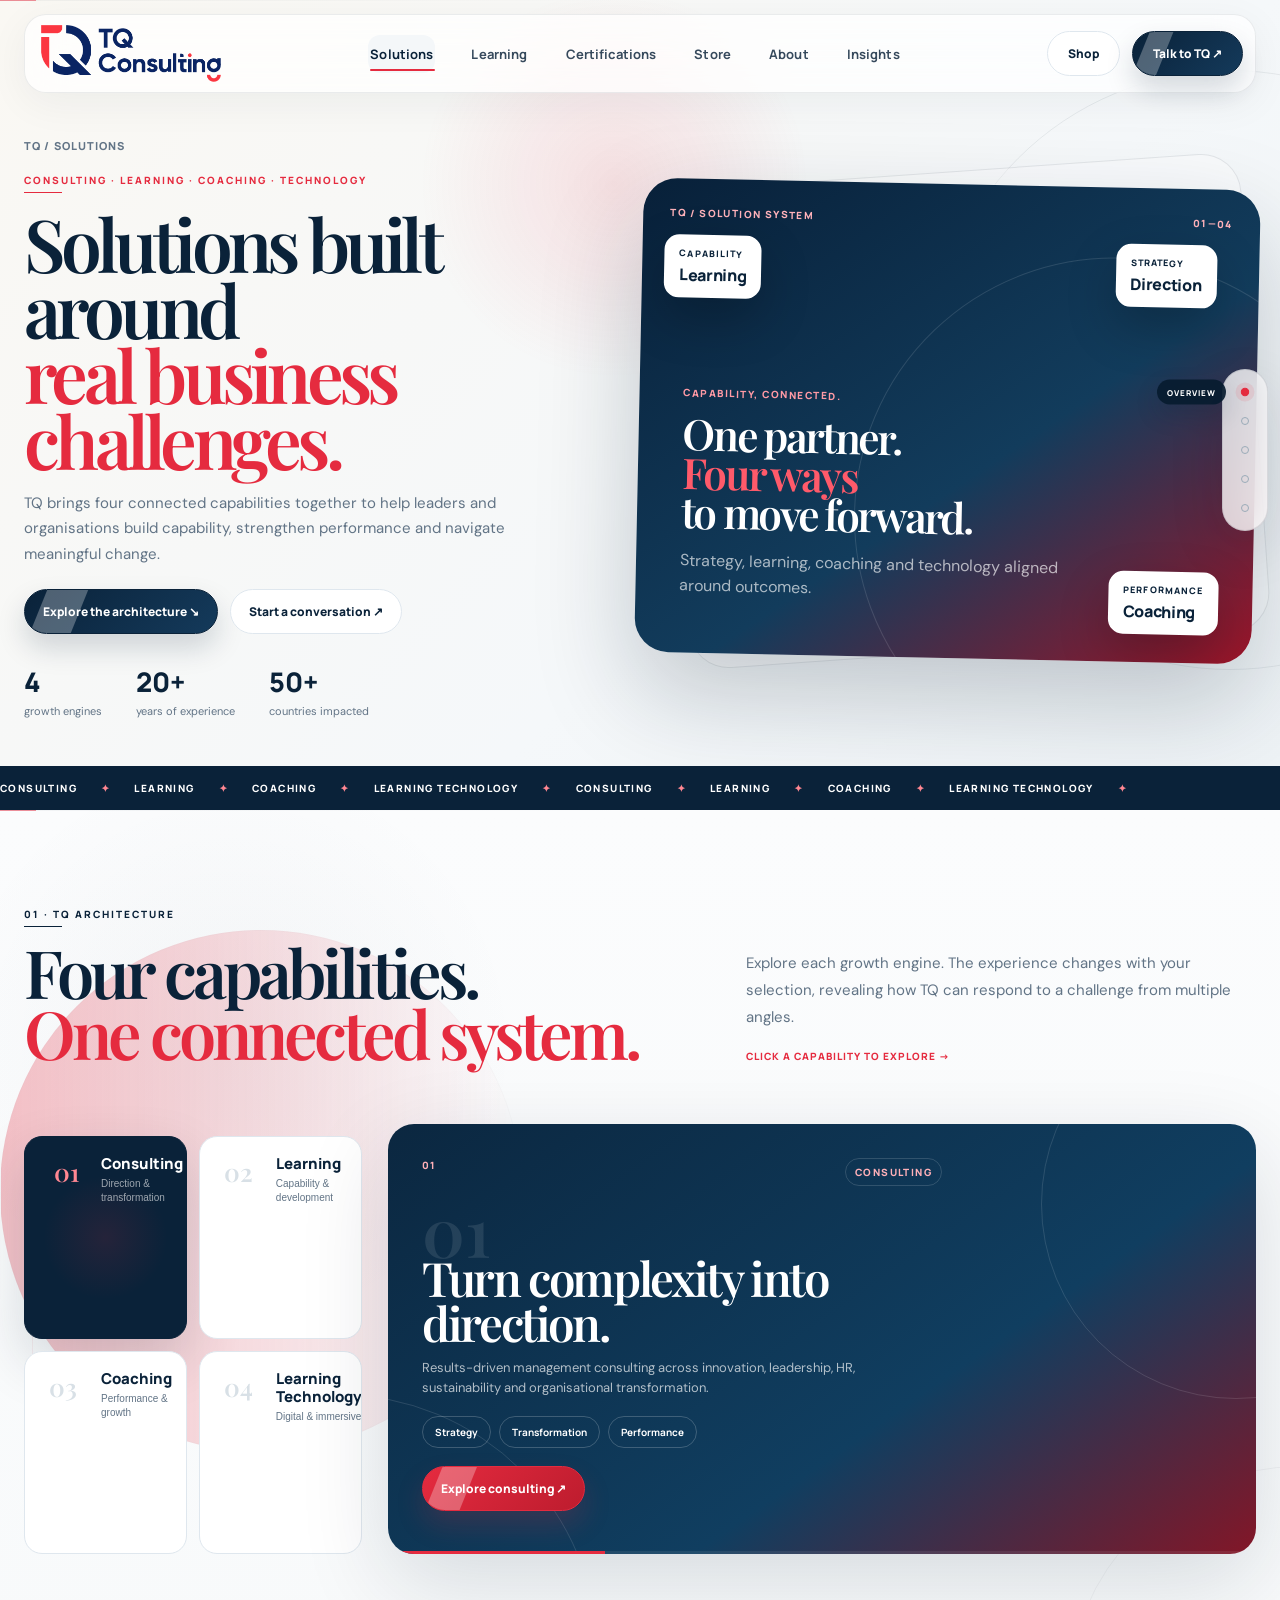
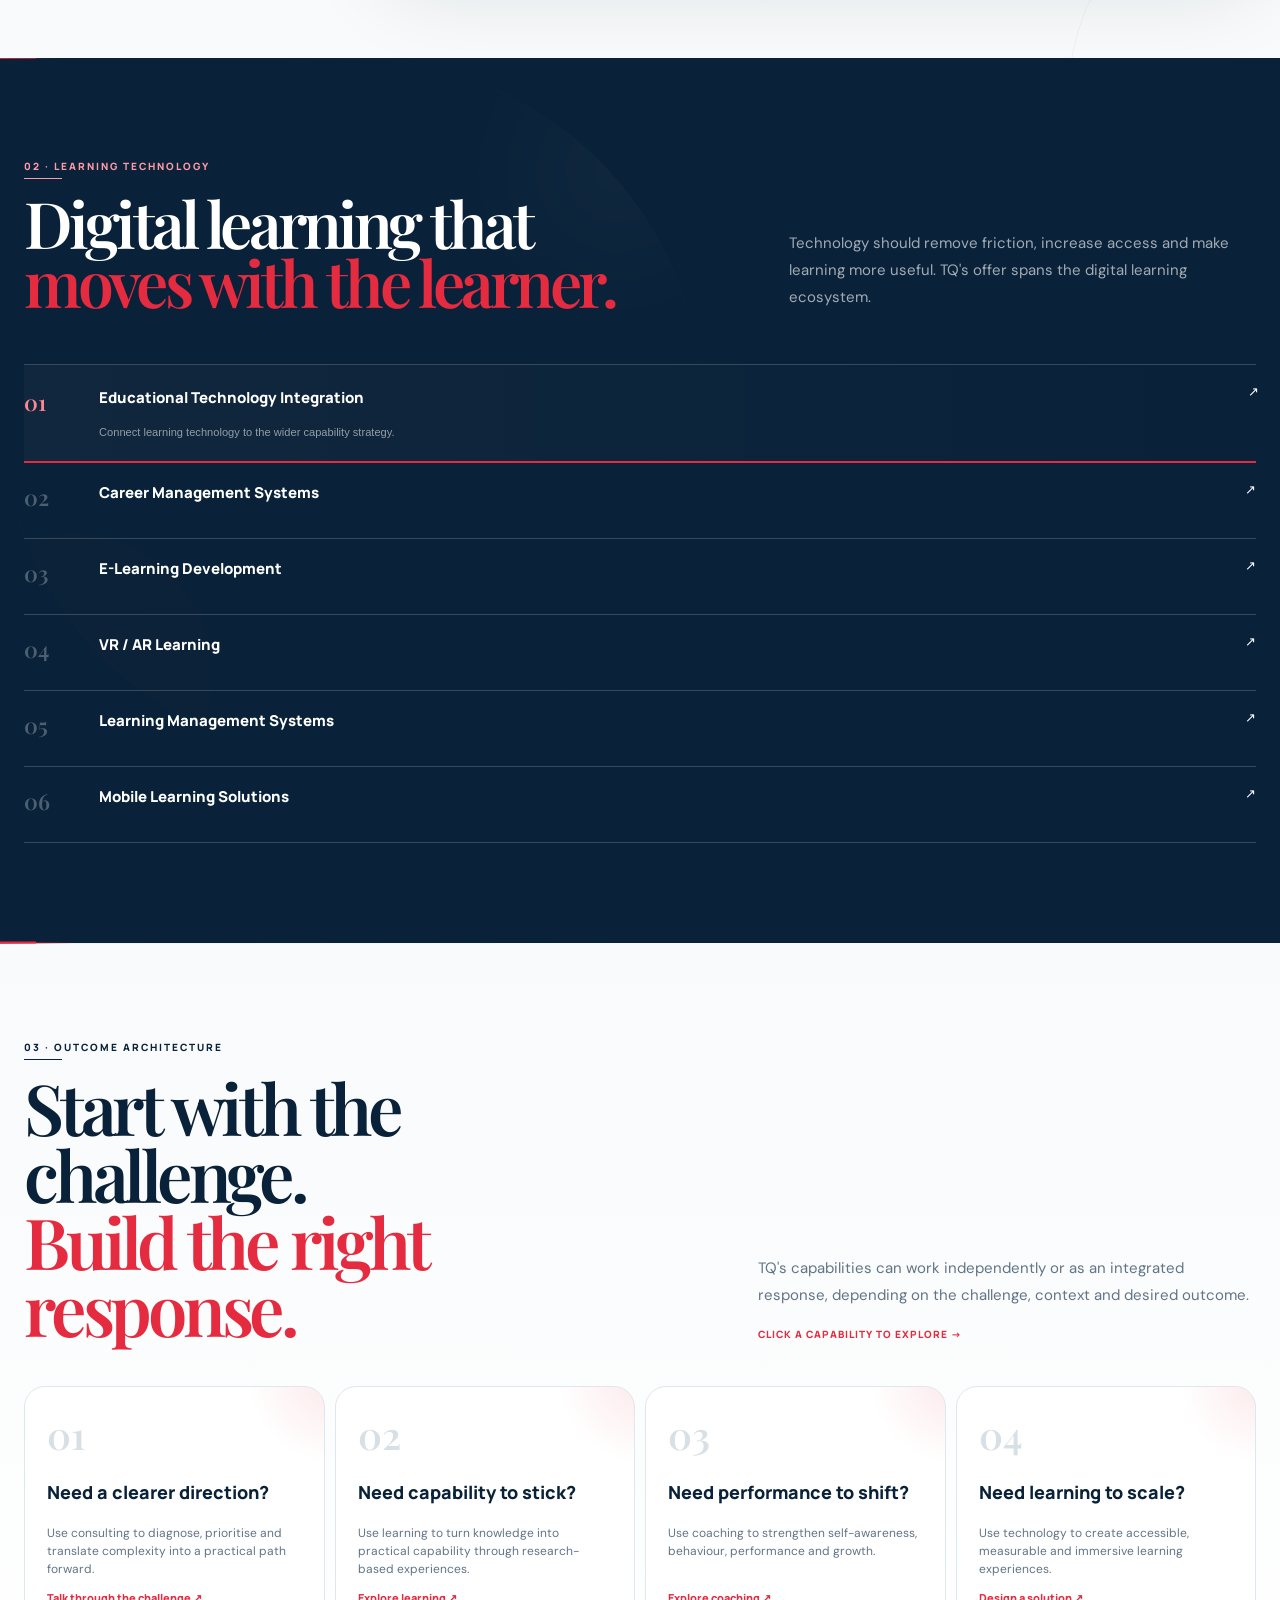
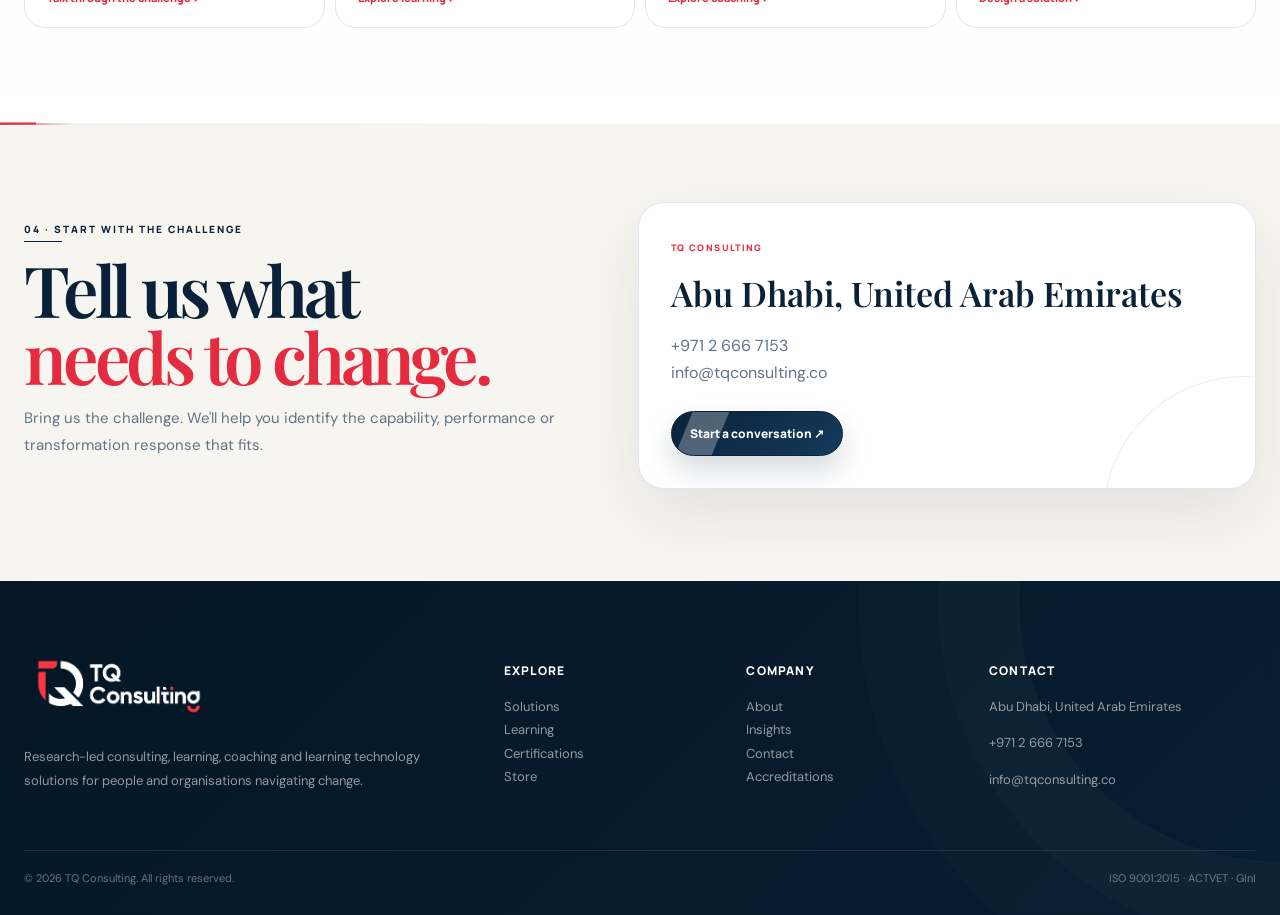
<file: solutions.html>
<!doctype html><html lang="en"><head><meta charset="utf-8"><meta name="viewport" content="width=device-width,initial-scale=1"><title>Solutions | TQ Consulting</title><meta name="description" content="TQ Consulting solutions across consulting, learning, coaching and learning technology."><link rel="stylesheet" href="assets/style.css"></head><body class="solutions-page"><header class="nav"><div class="wrap navin"><a class="brand" href="index.html"><img class="brandLogo brandLogoFull" src="assets/tq-logo-primary.png" alt="TQ Consulting"></a><nav class="links"><a href="solutions.html">Solutions</a><a href="learning.html">Learning</a><a href="certifications.html">Certifications</a><a href="store.html">Store</a><a href="about.html">About</a><a href="insights.html">Insights</a></nav><div class="actions"><a class="btn ghost" href="store.html">Shop</a><a class="btn primary" href="contact.html">Talk to TQ ↗</a><button id="mobileMenu" class="btn ghost mobile" type="button">Menu</button></div></div></header><div class="menuPanel"><a href="solutions.html">Solutions</a><a href="learning.html">Learning</a><a href="certifications.html">Certifications</a><a href="store.html">Store</a><a href="about.html">About</a><a href="insights.html">Insights</a><a href="contact.html">Contact</a></div>
<main>
<section class="sol-hero"><div class="sol-orbit"></div><div class="wrap sol-hero-grid"><div class="sol-copy"><div class="breadcrumbs">TQ / Solutions</div><div class="eyebrow sol-kicker">Consulting · Learning · Coaching · Technology</div><h1>Solutions built around<br><em>real business challenges.</em></h1><p class="lead">TQ brings four connected capabilities together to help leaders and organisations build capability, strengthen performance and navigate meaningful change.</p><div class="heroBtns"><a class="btn primary" href="#architecture">Explore the architecture ↘</a><a class="btn ghost" href="contact.html">Start a conversation ↗</a></div><div class="sol-proof"><div><b>4</b><span>growth engines</span></div><div><b>20+</b><span>years of experience</span></div><div><b>50+</b><span>countries impacted</span></div></div></div><div class="sol-visual"><div class="sol-visual-back"></div><div class="sol-visual-main"><div class="sv-top"><span>TQ / SOLUTION SYSTEM</span><span>01—04</span></div><div class="sv-core"><span class="sv-overline">CAPABILITY, CONNECTED.</span><h2>One partner.<br><em>Four ways</em><br>to move forward.</h2><p>Strategy, learning, coaching and technology aligned around outcomes.</p></div><div class="sv-orbit orbit-a"></div><div class="sv-orbit orbit-b"></div><div class="sv-chip chip-a">STRATEGY<br><strong>Direction</strong></div><div class="sv-chip chip-b">CAPABILITY<br><strong>Learning</strong></div><div class="sv-chip chip-c">PERFORMANCE<br><strong>Coaching</strong></div></div></div></div></section>
<div class="sol-marquee"><div class="track"><span>CONSULTING</span><i>✦</i><span>LEARNING</span><i>✦</i><span>COACHING</span><i>✦</i><span>LEARNING TECHNOLOGY</span><i>✦</i><span>CONSULTING</span><i>✦</i><span>LEARNING</span><i>✦</i><span>COACHING</span><i>✦</i><span>LEARNING TECHNOLOGY</span><i>✦</i></div></div>
<section id="architecture" class="sol-architecture"><div class="wrap"><div class="section-head"><div><div class="eyebrow">01 · TQ architecture</div><h2 class="h2">Four capabilities.<br><span>One connected system.</span></h2></div><p class="lead">Explore each growth engine. The experience changes with your selection, revealing how TQ can respond to a challenge from multiple angles.</p></div><div class="cap-layout"><div class="cap-tabs" role="tablist" aria-label="TQ capabilities"><button class="cap-tab active" type="button" data-cap="0"><span>01</span><strong>Consulting</strong><small>Direction & transformation</small></button><button class="cap-tab" type="button" data-cap="1"><span>02</span><strong>Learning</strong><small>Capability & development</small></button><button class="cap-tab" type="button" data-cap="2"><span>03</span><strong>Coaching</strong><small>Performance & growth</small></button><button class="cap-tab" type="button" data-cap="3"><span>04</span><strong>Learning Technology</strong><small>Digital & immersive</small></button></div><div class="cap-stage"><div class="cap-stage-bg"></div><div class="cap-stage-content"><div class="cap-stage-top"><span id="capStageIndex">01</span><span id="capStageType">CONSULTING</span></div><div class="cap-stage-num" id="capStageNum">01</div><h3 id="capStageTitle">Turn complexity into direction.</h3><p id="capStageText">Results-driven management consulting across innovation, leadership, HR, sustainability and organisational transformation.</p><div class="cap-tags"><span id="capTag1">Strategy</span><span id="capTag2">Transformation</span><span id="capTag3">Performance</span></div><a id="capStageLink" class="btn red" href="contact.html">Explore consulting ↗</a></div><div class="cap-stage-ring ring1"></div><div class="cap-stage-ring ring2"></div></div></div></div></section>
<section class="sol-technology dark"><div class="wrap"><div class="tech-head"><div><div class="eyebrow" style="color:#ff9aa5">02 · Learning technology</div><h2 class="h2">Digital learning that<br><em>moves with the learner.</em></h2></div><p class="lead">Technology should remove friction, increase access and make learning more useful. TQ's offer spans the digital learning ecosystem.</p></div><div class="tech-grid"><button class="tech-item active" type="button"><span>01</span><strong>Educational Technology Integration</strong><i>↗</i><small>Connect learning technology to the wider capability strategy.</small></button><button class="tech-item" type="button"><span>02</span><strong>Career Management Systems</strong><i>↗</i><small>Support career development with structured digital pathways.</small></button><button class="tech-item" type="button"><span>03</span><strong>E-Learning Development</strong><i>↗</i><small>Build engaging digital learning experiences for scale.</small></button><button class="tech-item" type="button"><span>04</span><strong>VR / AR Learning</strong><i>↗</i><small>Use immersive learning when the experience demands it.</small></button><button class="tech-item" type="button"><span>05</span><strong>Learning Management Systems</strong><i>↗</i><small>Organise, deliver and measure learning at scale.</small></button><button class="tech-item" type="button"><span>06</span><strong>Mobile Learning Solutions</strong><i>↗</i><small>Bring learning closer to the moment it is needed.</small></button></div></div></section>
<section class="sol-outcomes"><div class="wrap"><div class="section-head"><div><div class="eyebrow">03 · Outcome architecture</div><h2 class="h2">Start with the challenge.<br><span>Build the right response.</span></h2></div><p class="lead">TQ's capabilities can work independently or as an integrated response, depending on the challenge, context and desired outcome.</p></div><div class="outcome-grid"><article><span>01</span><h3>Need a clearer direction?</h3><p>Use consulting to diagnose, prioritise and translate complexity into a practical path forward.</p><a href="contact.html">Talk through the challenge ↗</a></article><article><span>02</span><h3>Need capability to stick?</h3><p>Use learning to turn knowledge into practical capability through research-based experiences.</p><a href="learning.html">Explore learning ↗</a></article><article><span>03</span><h3>Need performance to shift?</h3><p>Use coaching to strengthen self-awareness, behaviour, performance and growth.</p><a href="contact.html">Explore coaching ↗</a></article><article><span>04</span><h3>Need learning to scale?</h3><p>Use technology to create accessible, measurable and immersive learning experiences.</p><a href="contact.html">Design a solution ↗</a></article></div></div></section>
<section class="sol-cta"><div class="wrap"><div class="sol-cta-inner"><div><div class="eyebrow">04 · Start with the challenge</div><h2 class="h2">Tell us what<br><em>needs to change.</em></h2><p class="lead">Bring us the challenge. We'll help you identify the capability, performance or transformation response that fits.</p></div><div class="sol-cta-card"><span>TQ CONSULTING</span><h3>Abu Dhabi, United Arab Emirates</h3><p>+971 2 666 7153<br>info@tqconsulting.co</p><a class="btn primary" href="contact.html">Start a conversation ↗</a></div></div></div></section>
</main>
<footer class="footer"><div class="wrap"><div class="footgrid"><div><div class="brand"><img class="brandLogo brandLogoFull" src="assets/tq-logo-inverse.png" alt="TQ Consulting"></div><p style="max-width:420px;margin-top:18px">Research-led consulting, learning, coaching and learning technology solutions for people and organisations navigating change.</p></div><div><h4>Explore</h4><a href="solutions.html">Solutions</a><a href="learning.html">Learning</a><a href="certifications.html">Certifications</a><a href="store.html">Store</a></div><div><h4>Company</h4><a href="about.html">About</a><a href="insights.html">Insights</a><a href="contact.html">Contact</a><a href="https://www.tqconsulting.co/accreditation" target="_blank">Accreditations</a></div><div><h4>Contact</h4><p>Abu Dhabi, United Arab Emirates</p><p>+971 2 666 7153</p><p>info@tqconsulting.co</p></div></div><div class="copyright"><span>© 2026 TQ Consulting. All rights reserved.</span><span>ISO 9001:2015 · ACTVET · GInI</span></div></div></footer><div class="toast"></div><script src="assets/app.js"></script></body></html>
</file>
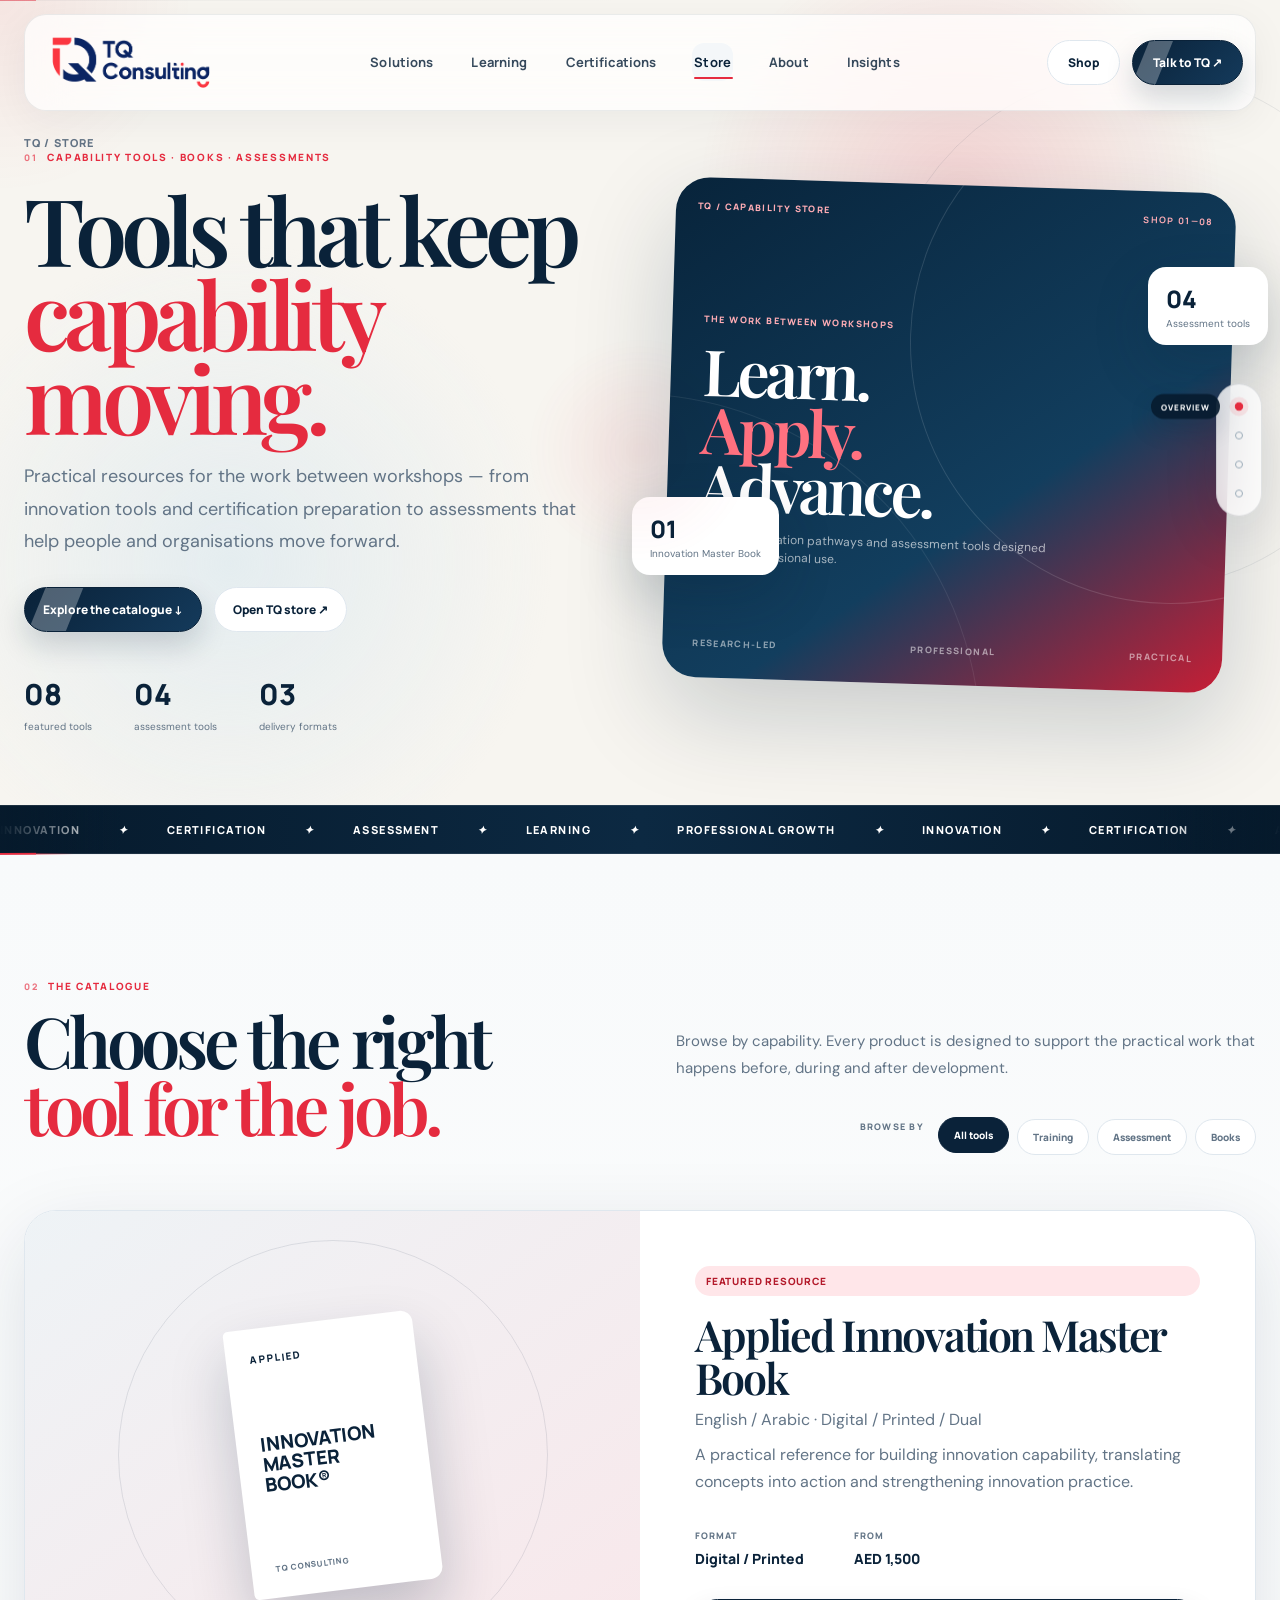
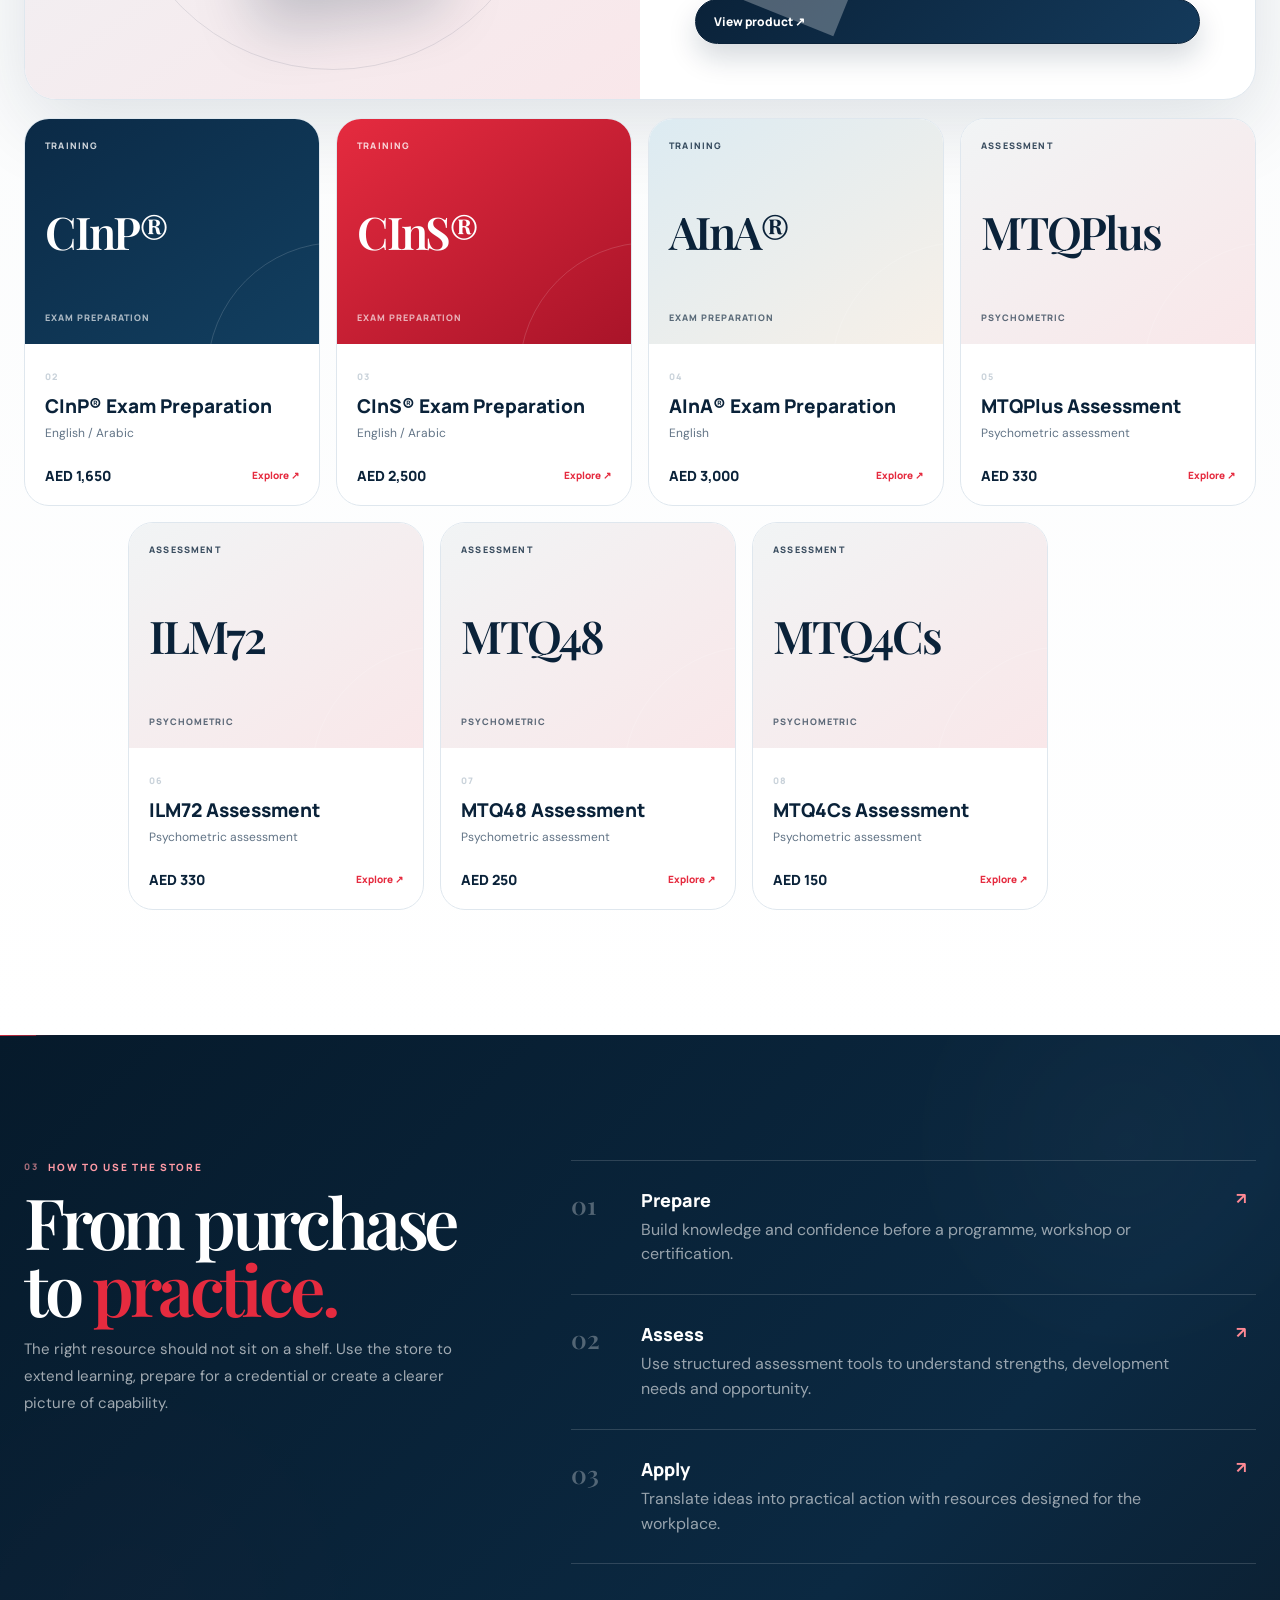
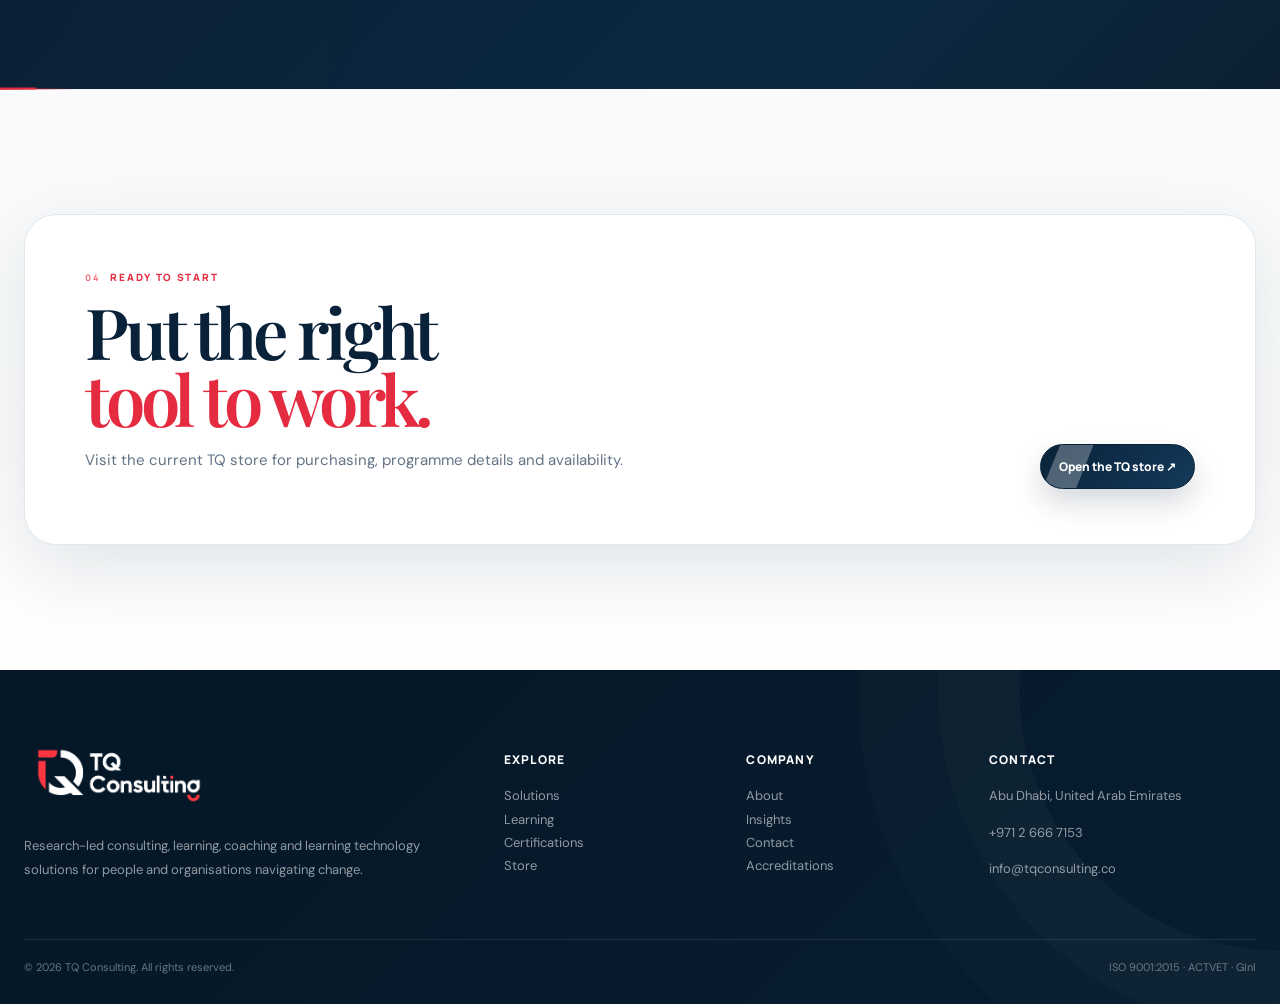
<file: store.html>
<!doctype html><html lang="en"><head><meta charset="utf-8"><meta name="viewport" content="width=device-width,initial-scale=1"><title>Store | TQ Consulting</title><meta name="description" content="TQ Consulting store — books, certification preparation, assessments and professional capability tools."><link rel="stylesheet" href="assets/style.css"></head><body class="store-page"><header class="nav"><div class="wrap navin"><a class="brand" href="index.html"><img class="brandLogo brandLogoFull" src="assets/tq-logo.png" alt="TQ Consulting"></a><nav class="links"><a href="solutions.html">Solutions</a><a href="learning.html">Learning</a><a href="certifications.html">Certifications</a><a href="store.html">Store</a><a href="about.html">About</a><a href="insights.html">Insights</a></nav><div class="actions"><a class="btn ghost" href="store.html">Shop</a><a class="btn primary" href="contact.html">Talk to TQ ↗</a><button id="mobileMenu" class="btn ghost mobile">Menu</button></div></div></header><div class="menuPanel"><a href="solutions.html">Solutions</a><a href="learning.html">Learning</a><a href="certifications.html">Certifications</a><a href="store.html">Store</a><a href="about.html">About</a><a href="insights.html">Insights</a><a href="contact.html">Contact</a></div>
<main>
<section class="store-hero"><div class="store-orbit orbit-a"></div><div class="store-orbit orbit-b"></div><div class="wrap store-hero-grid"><div><div class="breadcrumbs">TQ / Store</div><div class="section-kicker"><span>01</span> CAPABILITY TOOLS · BOOKS · ASSESSMENTS</div><h1>Tools that keep<br><em>capability moving.</em></h1><p class="lead">Practical resources for the work between workshops — from innovation tools and certification preparation to assessments that help people and organisations move forward.</p><div class="heroBtns"><a class="btn primary" href="#catalogue">Explore the catalogue ↓</a><a class="btn ghost" href="https://www.tqconsulting.co/shop" target="_blank">Open TQ store ↗</a></div><div class="store-proof"><div><b>08</b><span>featured tools</span></div><div><b>04</b><span>assessment tools</span></div><div><b>03</b><span>delivery formats</span></div></div></div><div class="store-hero-stage"><div class="store-stage-card"><div class="stage-top"><span>TQ / CAPABILITY STORE</span><b>SHOP 01—08</b></div><div class="stage-center"><small>THE WORK BETWEEN WORKSHOPS</small><h2>Learn.<br><em>Apply.</em><br>Advance.</h2><p>Books, preparation pathways and assessment tools designed for real professional use.</p></div><div class="stage-bottom"><span>RESEARCH-LED</span><span>PROFESSIONAL</span><span>PRACTICAL</span></div></div><div class="stage-chip chip-left"><strong>01</strong><span>Innovation Master Book</span></div><div class="stage-chip chip-right"><strong>04</strong><span>Assessment tools</span></div></div></div></section>
<div class="marquee"><div class="track"><span>INNOVATION</span><i>✦</i><span>CERTIFICATION</span><i>✦</i><span>ASSESSMENT</span><i>✦</i><span>LEARNING</span><i>✦</i><span>PROFESSIONAL GROWTH</span><i>✦</i><span>INNOVATION</span><i>✦</i><span>CERTIFICATION</span><i>✦</i><span>ASSESSMENT</span><i>✦</i><span>LEARNING</span><i>✦</i></div></div>
<section id="catalogue" class="store-catalogue"><div class="wrap"><div class="store-section-head"><div><div class="section-kicker"><span>02</span> THE CATALOGUE</div><h2 class="h2">Choose the right<br><em>tool for the job.</em></h2></div><div><p class="lead">Browse by capability. Every product is designed to support the practical work that happens before, during and after development.</p><div class="store-filter-wrap"><span class="filter-label">Browse by</span><div class="store-filters" role="tablist" aria-label="Store categories"><button class="store-filter active" data-filter="all">All tools</button><button class="store-filter" data-filter="training">Training</button><button class="store-filter" data-filter="assessment">Assessment</button><button class="store-filter" data-filter="book">Books</button></div></div></div></div>
<div class="featured-product reveal" data-category="book"><div class="featured-art"><div class="book book-large"><span>APPLIED</span><strong>INNOVATION<br>MASTER<br>BOOK®</strong><small>TQ CONSULTING</small></div><div class="art-orbit"></div></div><div class="featured-copy"><span class="pill redpill">Featured resource</span><h3>Applied Innovation Master Book</h3><p>English / Arabic · Digital / Printed / Dual</p><p class="feature-desc">A practical reference for building innovation capability, translating concepts into action and strengthening innovation practice.</p><div class="product-meta"><div><small>FORMAT</small><b>Digital / Printed</b></div><div><small>FROM</small><b>AED 1,500</b></div></div><a class="btn primary" href="https://www.tqconsulting.co/shop" target="_blank">View product ↗</a></div></div>
<div class="store-grid">
<article class="store-product reveal" data-category="training"><div class="product-art art-navy"><span>TRAINING</span><strong>CInP®</strong><small>EXAM PREPARATION</small></div><div class="product-body"><span class="product-index">02</span><h3>CInP® Exam Preparation</h3><p>English / Arabic</p><div class="product-row"><b>AED 1,650</b><a href="https://www.tqconsulting.co/shop" target="_blank">Explore ↗</a></div></div></article>
<article class="store-product reveal" data-category="training"><div class="product-art art-red"><span>TRAINING</span><strong>CInS®</strong><small>EXAM PREPARATION</small></div><div class="product-body"><span class="product-index">03</span><h3>CInS® Exam Preparation</h3><p>English / Arabic</p><div class="product-row"><b>AED 2,500</b><a href="https://www.tqconsulting.co/shop" target="_blank">Explore ↗</a></div></div></article>
<article class="store-product reveal" data-category="training"><div class="product-art art-light"><span>TRAINING</span><strong>AInA®</strong><small>EXAM PREPARATION</small></div><div class="product-body"><span class="product-index">04</span><h3>AInA® Exam Preparation</h3><p>English</p><div class="product-row"><b>AED 3,000</b><a href="https://www.tqconsulting.co/shop" target="_blank">Explore ↗</a></div></div></article>
<article class="store-product reveal" data-category="assessment"><div class="product-art art-assess"><span>ASSESSMENT</span><strong>MTQPlus</strong><small>PSYCHOMETRIC</small></div><div class="product-body"><span class="product-index">05</span><h3>MTQPlus Assessment</h3><p>Psychometric assessment</p><div class="product-row"><b>AED 330</b><a href="https://www.tqconsulting.co/shop" target="_blank">Explore ↗</a></div></div></article>
<article class="store-product reveal" data-category="assessment"><div class="product-art art-assess"><span>ASSESSMENT</span><strong>ILM72</strong><small>PSYCHOMETRIC</small></div><div class="product-body"><span class="product-index">06</span><h3>ILM72 Assessment</h3><p>Psychometric assessment</p><div class="product-row"><b>AED 330</b><a href="https://www.tqconsulting.co/shop" target="_blank">Explore ↗</a></div></div></article>
<article class="store-product reveal" data-category="assessment"><div class="product-art art-assess"><span>ASSESSMENT</span><strong>MTQ48</strong><small>PSYCHOMETRIC</small></div><div class="product-body"><span class="product-index">07</span><h3>MTQ48 Assessment</h3><p>Psychometric assessment</p><div class="product-row"><b>AED 250</b><a href="https://www.tqconsulting.co/shop" target="_blank">Explore ↗</a></div></div></article>
<article class="store-product reveal" data-category="assessment"><div class="product-art art-assess"><span>ASSESSMENT</span><strong>MTQ4Cs</strong><small>PSYCHOMETRIC</small></div><div class="product-body"><span class="product-index">08</span><h3>MTQ4Cs Assessment</h3><p>Psychometric assessment</p><div class="product-row"><b>AED 150</b><a href="https://www.tqconsulting.co/shop" target="_blank">Explore ↗</a></div></div></article>
</div></div></section>
<section class="store-method dark"><div class="wrap"><div class="store-method-grid"><div><div class="section-kicker light"><span>03</span> HOW TO USE THE STORE</div><h2 class="h2">From purchase<br>to <em>practice.</em></h2><p class="lead">The right resource should not sit on a shelf. Use the store to extend learning, prepare for a credential or create a clearer picture of capability.</p></div><div class="method-list"><article><span>01</span><div><h3>Prepare</h3><p>Build knowledge and confidence before a programme, workshop or certification.</p></div><b>↗</b></article><article><span>02</span><div><h3>Assess</h3><p>Use structured assessment tools to understand strengths, development needs and opportunity.</p></div><b>↗</b></article><article><span>03</span><div><h3>Apply</h3><p>Translate ideas into practical action with resources designed for the workplace.</p></div><b>↗</b></article></div></div></div></section>
<section class="store-cta"><div class="wrap"><div class="store-cta-card"><div><div class="section-kicker"><span>04</span> READY TO START</div><h2 class="h2">Put the right<br><em>tool to work.</em></h2><p class="lead">Visit the current TQ store for purchasing, programme details and availability.</p></div><a class="btn primary" href="https://www.tqconsulting.co/shop" target="_blank">Open the TQ store ↗</a></div></div></section>
</main>
<footer class="footer"><div class="wrap"><div class="footgrid"><div><div class="brand"><img class="brandLogo brandLogoFull" src="assets/tq-logo-inverse.png" alt="TQ Consulting"></div><p style="max-width:420px;margin-top:18px">Research-led consulting, learning, coaching and learning technology solutions for people and organisations navigating change.</p></div><div><h4>Explore</h4><a href="solutions.html">Solutions</a><a href="learning.html">Learning</a><a href="certifications.html">Certifications</a><a href="store.html">Store</a></div><div><h4>Company</h4><a href="about.html">About</a><a href="insights.html">Insights</a><a href="contact.html">Contact</a><a href="https://www.tqconsulting.co/accreditation" target="_blank">Accreditations</a></div><div><h4>Contact</h4><p>Abu Dhabi, United Arab Emirates</p><p>+971 2 666 7153</p><p>info@tqconsulting.co</p></div></div><div class="copyright"><span>© 2026 TQ Consulting. All rights reserved.</span><span>ISO 9001:2015 · ACTVET · GInI</span></div></div></footer><div class="toast"></div><script src="assets/app.js"></script></body></html>
</file>
<file: assets/style.css>
@import url('https://fonts.googleapis.com/css2?family=DM+Sans:wght@400;500;600;700&family=Manrope:wght@500;600;700;800&family=Playfair+Display:wght@500;600;700&display=swap');
:root{--ink:#0a2239;--ink2:#102f4b;--red:#e52b3f;--cream:#f7f5f0;--paper:#fbfcfd;--line:#dfe7ee;--muted:#627486;--white:#fff;--shadow:0 24px 80px rgba(10,34,57,.12)}*{box-sizing:border-box}html{scroll-behavior:smooth}body{margin:0;color:var(--ink);background:var(--paper);font-family:'DM Sans',sans-serif;overflow-x:hidden}a{text-decoration:none;color:inherit}.serif{font-family:'Playfair Display',serif}.wrap{width:min(1380px,calc(100% - 40px));margin:auto}.eyebrow{font:800 11px/1 'Manrope';letter-spacing:.18em;text-transform:uppercase}.nav{position:fixed;z-index:100;top:0;left:0;right:0;padding:16px 0;transition:.3s}.nav.scrolled{background:rgba(251,252,253,.9);backdrop-filter:blur(18px);box-shadow:0 12px 40px rgba(10,34,57,.08)}.navin{display:flex;align-items:center;justify-content:space-between;gap:20px}.brand{display:flex;align-items:center;gap:10px;font-weight:800;letter-spacing:-.04em}.brandmark{width:42px;height:42px;border-radius:12px;background:var(--ink);display:grid;place-items:center;color:#fff;font:800 17px 'Manrope';box-shadow:0 8px 20px rgba(10,34,57,.18)}.links{display:flex;gap:28px;font:700 13px 'Manrope';align-items:center}.links a{opacity:.8}.links a:hover{opacity:1;color:var(--red)}.actions{display:flex;gap:9px;align-items:center}.btn{display:inline-flex;align-items:center;gap:9px;padding:13px 18px;border-radius:999px;font:800 12px 'Manrope';border:1px solid var(--line);transition:.25s;cursor:pointer}.btn:hover{transform:translateY(-2px)}.primary{background:var(--ink);color:#fff;border-color:var(--ink);box-shadow:0 10px 24px rgba(10,34,57,.16)}.red{background:var(--red);color:#fff;border-color:var(--red)}.ghost{background:#fff}.mobile{display:none}.hero{min-height:880px;padding:170px 0 90px;position:relative;overflow:hidden;background:radial-gradient(circle at 82% 18%,#ffdfe2 0,transparent 28%),radial-gradient(circle at 10% 80%,#e9f1f7 0,transparent 30%),var(--cream)}.grid{position:absolute;inset:0;opacity:.32;background-image:linear-gradient(rgba(10,34,57,.07) 1px,transparent 1px),linear-gradient(90deg,rgba(10,34,57,.07) 1px,transparent 1px);background-size:44px 44px;mask-image:linear-gradient(to bottom,#000,transparent)}.hero-grid{position:relative;display:grid;grid-template-columns:1.05fr .95fr;gap:60px;align-items:center}.hero h1{font:600 clamp(56px,7.5vw,112px)/.9 'Playfair Display';letter-spacing:-.065em;margin:22px 0}.hero h1 em{font-style:normal;color:var(--red)}.hero p{font-size:19px;line-height:1.65;color:var(--muted);max-width:670px}.heroBtns{display:flex;gap:10px;flex-wrap:wrap;margin-top:30px}.stats{display:flex;gap:42px;margin-top:48px}.stat b{font:800 30px 'Manrope';display:block}.stat span{font-size:12px;color:var(--muted)}.visual{position:relative}.visual-main{height:650px;border-radius:38px;background:linear-gradient(145deg,#0a2239,#173e60 62%,#e52b3f);padding:20px;box-shadow:var(--shadow);transform:rotate(1.2deg);overflow:hidden}.visual-main:before{content:'';position:absolute;width:420px;height:420px;border:1px solid rgba(255,255,255,.16);border-radius:50%;right:-120px;top:-100px}.visual-main:after{content:'';position:absolute;width:600px;height:600px;border:1px solid rgba(255,255,255,.1);border-radius:50%;left:-330px;bottom:-320px}.visual-inner{height:100%;border:1px solid rgba(255,255,255,.12);border-radius:26px;padding:32px;color:#fff;display:flex;flex-direction:column;justify-content:flex-end;position:relative;background:linear-gradient(to top,rgba(0,0,0,.35),transparent 65%)}.visual-label{font:800 11px 'Manrope';letter-spacing:.16em;text-transform:uppercase;color:#ffb2ba}.visual-inner h2{font:600 48px/1 'Playfair Display';letter-spacing:-.05em;margin:12px 0}.floating{position:absolute;background:#fff;border:1px solid rgba(255,255,255,.7);box-shadow:var(--shadow);border-radius:22px;padding:18px;z-index:2}.float1{left:28px;top:118px;width:230px}.float2{right:-24px;top:70px;width:205px}.floatnum{font:800 30px 'Manrope'}.marquee{background:var(--ink);color:#fff;padding:16px 0;overflow:hidden}.track{display:flex;width:max-content;gap:30px;animation:mar 28s linear infinite;font:800 12px 'Manrope';letter-spacing:.08em}@keyframes mar{to{transform:translateX(-50%)}}section{padding:110px 0}.split{display:grid;grid-template-columns:.65fr 1.35fr;gap:70px}.h2{font:600 clamp(45px,5.4vw,76px)/.95 'Playfair Display';letter-spacing:-.06em;margin:14px 0}.lead{color:var(--muted);line-height:1.7;max-width:580px}.cards{display:grid;grid-template-columns:repeat(2,1fr);gap:16px}.card{background:#fff;border:1px solid var(--line);border-radius:28px;padding:28px;transition:.3s}.card:hover{transform:translateY(-5px);box-shadow:var(--shadow)}.num{font:700 56px/1 'Playfair Display';color:#d9e0e6}.card h3{font:800 25px 'Manrope';margin:20px 0 8px}.card p{color:var(--muted);line-height:1.6}.dark{background:var(--ink);color:#fff}.dark .lead,.dark .muted{color:rgba(255,255,255,.62)}.pill{display:inline-flex;padding:8px 11px;border-radius:99px;background:#eef2f5;font:800 10px 'Manrope';letter-spacing:.08em;text-transform:uppercase}.redpill{background:#ffe6e9;color:#b3192a}.programs{display:grid;grid-template-columns:repeat(3,1fr);gap:16px;margin-top:45px}.program{min-height:340px;padding:26px;border-radius:28px;position:relative;overflow:hidden;background:linear-gradient(145deg,#102f4b,#0a2239);color:#fff}.program:nth-child(2){background:linear-gradient(145deg,#e52b3f,#9e1424)}.program:nth-child(3){background:linear-gradient(145deg,#d7e8f2,#f6f1e9);color:var(--ink)}.program .bottom{position:absolute;left:26px;right:26px;bottom:25px}.program h3{font:600 34px/1 'Playfair Display';margin:12px 0}.program p{opacity:.72;line-height:1.55}.productgrid{display:grid;grid-template-columns:repeat(4,1fr);gap:14px;margin-top:40px}.product{background:#fff;border:1px solid var(--line);border-radius:24px;padding:18px}.productvisual{height:220px;border-radius:18px;background:linear-gradient(145deg,#edf3f7,#f8e7e9);display:grid;place-items:center;overflow:hidden}.book{width:110px;height:150px;background:#fff;border-radius:5px 12px 12px 5px;box-shadow:0 20px 40px rgba(10,34,57,.2);padding:14px;transform:rotate(-6deg);font:800 12px 'Manrope'}.price{font:800 15px 'Manrope'}.accred{display:grid;grid-template-columns:repeat(4,1fr);gap:12px;margin-top:35px}.logoBox{border:1px solid rgba(255,255,255,.12);border-radius:22px;padding:24px;min-height:140px;display:flex;flex-direction:column;justify-content:space-between}.logoBox b{font:800 24px 'Manrope'}.logoBox span{font-size:12px;color:rgba(255,255,255,.6);line-height:1.5}.articles{display:grid;grid-template-columns:repeat(3,1fr);gap:16px;margin-top:45px}.article{background:#fff;border:1px solid var(--line);border-radius:25px;padding:25px;min-height:300px;display:flex;flex-direction:column}.article h3{font:800 23px/1.12 'Manrope';margin:15px 0}.article .read{margin-top:auto;font:800 12px 'Manrope'}.contact{background:var(--cream)}.contactgrid{display:grid;grid-template-columns:.9fr 1.1fr;gap:30px}.form{background:#fff;border:1px solid var(--line);border-radius:28px;padding:30px;box-shadow:var(--shadow)}.fields{display:grid;grid-template-columns:1fr 1fr;gap:14px}.field{font:800 11px 'Manrope';letter-spacing:.04em}.field input,.field select,.field textarea{width:100%;margin-top:8px;border:1px solid var(--line);border-radius:15px;padding:14px;font:500 14px 'DM Sans';outline:none;background:#fff}.field textarea{min-height:140px;resize:vertical}.full{grid-column:1/-1}.footer{background:#061827;color:#fff;padding:65px 0 30px}.footgrid{display:grid;grid-template-columns:1.5fr .7fr .7fr .9fr;gap:35px}.footgrid h4{font:800 12px 'Manrope';letter-spacing:.1em;text-transform:uppercase}.footgrid a,.footgrid p{display:block;color:rgba(255,255,255,.56);font-size:13px;line-height:1.8}.copyright{border-top:1px solid rgba(255,255,255,.1);margin-top:45px;padding-top:20px;color:rgba(255,255,255,.4);font-size:11px;display:flex;justify-content:space-between;gap:20px}.reveal{opacity:0;transform:translateY(25px)}.pagehero{padding:170px 0 90px;background:var(--cream);position:relative;overflow:hidden}.pagehero h1{font:600 clamp(55px,7vw,100px)/.92 'Playfair Display';letter-spacing:-.06em;margin:18px 0}.breadcrumbs{font:800 11px 'Manrope';letter-spacing:.1em;text-transform:uppercase;color:var(--muted)}.list{display:grid;gap:12px;margin-top:30px}.listrow{display:flex;justify-content:space-between;gap:20px;padding:22px 0;border-top:1px solid var(--line);font:700 16px 'Manrope'}.menuPanel{display:none}.toast{position:fixed;right:20px;bottom:20px;background:var(--ink);color:#fff;padding:14px 18px;border-radius:15px;z-index:200;opacity:0;transform:translateY(10px);transition:.3s}.toast.show{opacity:1;transform:none}
@media(max-width:1000px){.float1{left:24px;top:104px}.float2{right:20px;top:70px}.links{display:none}.mobile{display:inline-flex}.hero{min-height:auto}.hero-grid,.split,.contactgrid{grid-template-columns:1fr}.visual{max-width:680px;margin:auto}.programs{grid-template-columns:1fr 1fr}.productgrid{grid-template-columns:1fr 1fr}.accred{grid-template-columns:1fr 1fr}.articles{grid-template-columns:1fr 1fr}.footgrid{grid-template-columns:1fr 1fr}.menuPanel{position:fixed;top:74px;left:20px;right:20px;background:#fff;border:1px solid var(--line);border-radius:22px;padding:20px;display:none;box-shadow:var(--shadow);z-index:99}.menuPanel.open{display:grid}.menuPanel a{padding:13px 4px;font:800 13px 'Manrope';border-bottom:1px solid #edf1f4}}
@media (min-width:651px) and (max-width:1000px){.store-hero{min-height:auto;padding:125px 0 65px}.store-hero-grid{gap:35px}.store-hero-stage{min-height:460px}.store-grid{grid-template-columns:repeat(2,minmax(0,1fr))}.store-grid .store-product,.store-grid .store-product:nth-child(5),.store-grid .store-product:nth-child(6),.store-grid .store-product:nth-child(7){grid-column:auto}.store-grid .store-product:nth-child(7){grid-column:1 / -1;max-width:calc(50% - 8px);width:100%;justify-self:center}}
@media(max-width:650px){.float1{left:18px;top:88px;width:190px}.float2{right:18px;top:70px;width:180px}.wrap{width:min(100% - 28px,1380px)}.hero{padding-top:130px}.hero h1{font-size:57px}.visual-main{height:510px}.visual-inner h2{font-size:36px}.float1{left:-6px}.float2{right:-6px}.stats{gap:18px;flex-wrap:wrap}.stat b{font-size:24px}.cards,.programs,.productgrid,.articles,.fields{grid-template-columns:1fr}.accred,.footgrid{grid-template-columns:1fr 1fr}.actions .ghost{display:none}.h2{font-size:48px}section{padding:80px 0}.copyright{flex-direction:column}}

/* Responsive refinement — tablet + phone */
img,svg,video,iframe{max-width:100%;height:auto}.wrap{max-width:1380px}.btn{white-space:nowrap}.nav{padding:12px 0}.brand{min-width:0}.brand span:last-child{white-space:nowrap}.menuPanel{max-height:calc(100dvh - 92px);overflow:auto}

@media (max-width:1100px){
  .wrap{width:min(100% - 40px,1380px)}
  .links{gap:18px}
  .hero-grid{grid-template-columns:1fr;gap:50px}
  .hero{padding-top:145px}
  .hero-copy{max-width:760px}
  .visual{width:min(100%,760px)}
  .split{grid-template-columns:1fr;gap:42px}
  .cards{grid-template-columns:repeat(2,minmax(0,1fr))}
  .programs{grid-template-columns:repeat(2,minmax(0,1fr))}
  .program:last-child{grid-column:1/-1}
  .productgrid{grid-template-columns:repeat(2,minmax(0,1fr))}
  .articles{grid-template-columns:repeat(2,minmax(0,1fr))}
  .accred{grid-template-columns:repeat(2,minmax(0,1fr))}
  .contactgrid{grid-template-columns:1fr}
}

@media (max-width:820px){
  .wrap{width:calc(100% - 32px)}
  .nav{padding:10px 0}
  .navin{gap:10px}
  .brandmark{width:38px;height:38px;border-radius:11px;font-size:15px}
  .brand{font-size:14px}
  .actions{gap:7px}
  .actions .primary{display:none}
  .actions .ghost{display:inline-flex}
  .mobile{display:inline-flex!important}
  .hero{padding:125px 0 65px}
  .hero h1{font-size:clamp(50px,10vw,76px)}
  .hero p{font-size:17px;max-width:650px}
  .heroBtns{margin-top:24px}
  .stats{gap:26px;margin-top:38px}
  .visual-main{height:560px;border-radius:30px;padding:14px}
  .visual-inner{padding:24px;border-radius:21px}
  .visual-inner h2{font-size:clamp(34px,6vw,46px)}
  .floating{border-radius:18px;padding:15px}
  .float1{left:-10px;bottom:28px;width:205px}
  .float2{right:-10px;top:26px;width:190px}
  section{padding:82px 0}
  .h2{font-size:clamp(44px,8vw,64px)}
  .cards,.programs,.productgrid,.articles{grid-template-columns:1fr}
  .program:last-child{grid-column:auto}
  .program{min-height:310px}
  .productvisual{height:190px}
  .accred{grid-template-columns:1fr 1fr}
  .fields{grid-template-columns:1fr}
  .full{grid-column:auto}
  .footgrid{grid-template-columns:1fr 1fr}
}

@media (max-width:560px){
  .wrap{width:calc(100% - 24px)}
  .brand span:last-child{display:none}
  .brandmark{width:40px;height:40px}
  .nav{padding:9px 0}
  .menuPanel{top:62px;left:12px;right:12px;border-radius:18px;padding:12px 16px}
  .menuPanel a{padding:15px 4px;font-size:14px}
  .hero{padding:112px 0 54px}
  .hero h1{font-size:clamp(48px,14vw,64px);line-height:.94;letter-spacing:-.06em}
  .hero p{font-size:16px;line-height:1.58}
  .heroBtns{display:grid;grid-template-columns:1fr;gap:9px}
  .heroBtns .btn{justify-content:center;width:100%}
  .stats{display:grid;grid-template-columns:repeat(3,minmax(0,1fr));gap:10px;margin-top:30px}
  .stat b{font-size:21px}.stat span{font-size:10px;line-height:1.3;display:block}
  .visual{width:100%;padding:0 2px}
  .visual-main{height:465px;border-radius:24px;padding:10px;transform:none}
  .visual-inner{padding:20px;border-radius:17px}
  .visual-inner h2{font-size:32px;line-height:1.02}
  .visual-inner p{font-size:13px!important;line-height:1.5}
  .floating{padding:12px;border-radius:15px}
  .float1{left:6px;bottom:18px;width:170px}.float2{right:6px;top:16px;width:160px}
  .floatnum{font-size:25px}
  .floating b{font-size:12px}.floating div:last-child{font-size:10px!important;line-height:1.35}
  .marquee{padding:13px 0}.track{gap:22px;font-size:10px}
  section{padding:68px 0}
  .split{gap:30px}
  .h2{font-size:43px}
  .lead{font-size:15px;line-height:1.62}
  .card{padding:22px;border-radius:21px}.card h3{font-size:22px}.num{font-size:44px}
  .program{min-height:285px;border-radius:22px;padding:21px}.program .bottom{left:21px;right:21px;bottom:20px}.program h3{font-size:29px}
  .product{border-radius:20px;padding:14px}.productvisual{height:170px;border-radius:15px}
  .article{border-radius:20px;padding:21px;min-height:250px}
  .accred{grid-template-columns:1fr;gap:10px}.logoBox{min-height:120px;border-radius:18px;padding:20px}
  .form{padding:20px;border-radius:21px}.field input,.field select,.field textarea{font-size:16px}
  .contactgrid{gap:18px}
  .footgrid{grid-template-columns:1fr;gap:24px}.footer{padding:48px 0 25px}.copyright{margin-top:30px;gap:8px}
  .pagehero{padding:120px 0 62px}.pagehero h1{font-size:clamp(48px,13vw,64px)}
}

@media (max-width:380px){
  .wrap{width:calc(100% - 20px)}
  .hero h1{font-size:46px}
  .stats{grid-template-columns:1fr;gap:14px}.stat{display:grid;grid-template-columns:60px 1fr;align-items:center}.stat span{font-size:11px}
  .visual-main{height:440px}.visual-inner h2{font-size:29px}
  .float1{width:150px}.float2{width:145px}
  .h2{font-size:39px}
}

@media (prefers-reduced-motion:reduce){
  html{scroll-behavior:auto}.track{animation:none}.btn,.card,.nav{transition:none!important}.reveal{opacity:1!important;transform:none!important}
}

/* TQ brand system — official logo lockups */
.brand{display:flex;align-items:center;gap:0;min-width:0}
.brandLogo{display:block;object-fit:contain;object-position:left center}
.nav .brandLogoFull{width:166px;height:auto}
.footer .brandLogoFull{width:190px;height:auto}
.brandLogoMark{display:none;width:42px;height:42px}
.footer .brandLogoMark{display:none!important}
.nav .brandLogoFull{filter:none}

@media (max-width:820px){
  .nav .brandLogoFull{width:150px}
}
@media (max-width:560px){
  .nav .brandLogoFull{display:none}
  .nav .brandLogoMark{display:block}
  .nav .brand{flex:0 0 auto}
  .footer .brandLogoFull{width:178px}
}
@media (max-width:380px){
  .nav .brandLogoMark{width:38px;height:38px}
}

/* TQ master logo — supplied brand artwork */
.brand-logo{display:block;width:190px;height:auto;max-width:190px;object-fit:contain;object-position:left center}
.footer .brand-logo{width:185px;max-width:185px}
@media (max-width:820px){.brand-logo{width:170px;max-width:170px}.footer .brand-logo{width:175px;max-width:175px}}
@media (max-width:560px){.brand-logo{width:155px;max-width:155px}.footer .brand-logo{width:165px;max-width:165px}}

/* Final logo correction: use the supplied TQ Consulting master artwork everywhere. */
.nav .brandLogoFull{width:184px;height:auto;display:block;object-fit:contain;object-position:left center}
.footer .brandLogoFull{width:190px;height:auto;display:block;object-fit:contain;object-position:left center}
.brandLogoMark{display:none!important}
@media (max-width:820px){
  .nav .brandLogoFull{width:164px}
  .footer .brandLogoFull{width:180px}
}
@media (max-width:560px){
  .nav .brandLogoFull{display:block;width:145px}
  .footer .brandLogoFull{width:170px}
}
@media (max-width:380px){
  .nav .brandLogoFull{width:132px}
}


/* =========================================================
   TQ MOTION SYSTEM — premium, lively, restrained
   ========================================================= */
:root{--motion-ease:cubic-bezier(.16,1,.3,1);--motion-spring:cubic-bezier(.22,1,.36,1)}
body{cursor:default}
body::before{content:"";position:fixed;inset:0;pointer-events:none;z-index:9998;opacity:.035;background-image:url("data:image/svg+xml,%3Csvg viewBox='0 0 180 180' xmlns='http://www.w3.org/2000/svg'%3E%3Cfilter id='n'%3E%3CfeTurbulence type='fractalNoise' baseFrequency='.9' numOctaves='3' stitchTiles='stitch'/%3E%3C/filter%3E%3Crect width='100%25' height='100%25' filter='url(%23n)' opacity='.8'/%3E%3C/svg%3E")}
.motion-progress{position:fixed;top:0;left:0;width:100%;height:3px;background:var(--red);transform:scaleX(0);transform-origin:left center;z-index:1001;box-shadow:0 0 18px rgba(229,43,63,.45)}
.cursor-glow{position:fixed;left:0;top:0;width:260px;height:260px;border-radius:50%;pointer-events:none;z-index:0;background:radial-gradient(circle,rgba(229,43,63,.10),rgba(229,43,63,0) 68%);transform:translate(-50%,-50%);opacity:0;transition:opacity .35s ease}
.has-cursor-glow .cursor-glow{opacity:1}
.hero,.pagehero{isolation:isolate}
.hero .grid{animation:gridDrift 26s linear infinite}
@keyframes gridDrift{to{background-position:44px 44px}}
.hero::after,.pagehero::after{content:"";position:absolute;width:520px;height:520px;border:1px solid rgba(229,43,63,.10);border-radius:50%;right:-210px;bottom:-250px;animation:orbital 22s linear infinite;z-index:-1}
.hero::before,.pagehero::before{content:"";position:absolute;width:260px;height:260px;border-radius:50%;background:radial-gradient(circle,rgba(229,43,63,.12),transparent 68%);left:-100px;top:18%;animation:floatOrb 8s ease-in-out infinite;z-index:-1}
@keyframes orbital{to{transform:rotate(360deg)}}
@keyframes floatOrb{50%{transform:translate(45px,-30px) scale(1.08)}}
.visual-main{will-change:transform;transition:transform .2s var(--motion-spring),box-shadow .4s ease}
.visual-main::before{animation:spinSlow 18s linear infinite}
.visual-main::after{animation:spinSlow 26s linear reverse infinite}
@keyframes spinSlow{to{transform:rotate(360deg)}}
.floating{will-change:transform;animation:floatCard 5s ease-in-out infinite}
.float2{animation-delay:-2.2s;animation-duration:6.5s}
@keyframes floatCard{0%,100%{transform:translate3d(0,0,0) rotate(0deg)}50%{transform:translate3d(0,-12px,0) rotate(1deg)}}
.track{will-change:transform}
.marquee{position:relative}
.marquee::before,.marquee::after{content:"";position:absolute;top:0;bottom:0;width:80px;z-index:2;pointer-events:none}
.marquee::before{left:0;background:linear-gradient(90deg,var(--ink),transparent)}
.marquee::after{right:0;background:linear-gradient(270deg,var(--ink),transparent)}
.card,.program,.product,.article,.logoBox{position:relative;overflow:hidden;will-change:transform}
.card::after,.program::after,.product::after,.article::after,.logoBox::after{content:"";position:absolute;width:170px;height:170px;border-radius:50%;background:radial-gradient(circle,rgba(229,43,63,.11),transparent 68%);right:-100px;top:-100px;transition:transform .7s var(--motion-spring),opacity .5s ease;opacity:.35;pointer-events:none}
.card:hover::after,.program:hover::after,.product:hover::after,.article:hover::after,.logoBox:hover::after{transform:translate(-30px,30px) scale(1.25);opacity:.75}
.card,.program,.product,.article,.logoBox{transition:transform .55s var(--motion-spring),box-shadow .55s ease,border-color .35s ease}
.card:hover,.product:hover,.article:hover{transform:translateY(-10px) rotateX(1deg) rotateY(-1deg);box-shadow:0 30px 90px rgba(10,34,57,.14)}
.program:hover,.logoBox:hover{transform:translateY(-9px) scale(1.015)}
.btn{position:relative;overflow:hidden;isolation:isolate}
.btn::after{content:"";position:absolute;inset:-80% 40%;background:rgba(255,255,255,.28);transform:rotate(22deg) translateX(-150%);transition:transform .7s var(--motion-ease);z-index:-1}
.btn:hover::after{transform:rotate(22deg) translateX(250%)}
.btn .arrow,.btn svg{transition:transform .35s var(--motion-spring)}
.btn:hover svg{transform:translateX(4px)}
.eyebrow{position:relative;display:inline-block}
.eyebrow::after{content:"";display:block;width:0;height:1px;background:currentColor;margin-top:7px;transition:width .65s var(--motion-ease)}
section.in-view .eyebrow::after,.pagehero.in-view .eyebrow::after{width:38px}
.reveal{transition-property:opacity,transform,filter!important;filter:blur(5px)}
.reveal.motion-visible{filter:blur(0)}
.split>.reveal:nth-child(1){transition-delay:.04s!important}
.cards .reveal:nth-child(2),.programs .reveal:nth-child(2),.productgrid .reveal:nth-child(2),.articles .reveal:nth-child(2){transition-delay:.08s!important}
.cards .reveal:nth-child(3),.programs .reveal:nth-child(3),.productgrid .reveal:nth-child(3),.articles .reveal:nth-child(3){transition-delay:.14s!important}
.cards .reveal:nth-child(4),.productgrid .reveal:nth-child(4){transition-delay:.20s!important}
.number-pop{display:inline-block;transform:translateY(12px);opacity:.2;transition:transform 1s var(--motion-ease),opacity 1s ease}
.number-pop.counted{transform:none;opacity:1}
.section-marker{position:absolute;left:0;top:50%;width:5px;height:72px;border-radius:10px;background:var(--red);transform:translate(-50%,-50%) scaleY(0);transform-origin:center;transition:transform .9s var(--motion-ease)}
section.in-view .section-marker{transform:translate(-50%,-50%) scaleY(1)}
[data-parallax]{will-change:transform}
.hero h1 .word{display:inline-block;overflow:hidden;vertical-align:bottom}
.hero h1 .word>span{display:inline-block;transform:translateY(110%);animation:titleRise 1s var(--motion-ease) forwards}
.hero h1 .word:nth-child(2)>span{animation-delay:.08s}
.hero h1 .word:nth-child(3)>span{animation-delay:.16s}
@keyframes titleRise{to{transform:none}}
.pagehero h1{animation:pageTitleIn 1s var(--motion-ease) both}
@keyframes pageTitleIn{from{opacity:0;transform:translateY(30px);filter:blur(8px)}to{opacity:1;transform:none;filter:none}}
.magnetic{transition:transform .25s var(--motion-spring)}
.nav .brandLogoFull{transition:transform .45s var(--motion-spring)}
.nav .brandLogoFull:hover{transform:translateY(-1px) scale(1.02)}
.nav.scrolled .brandLogoFull{transform:scale(.94)}
.menuPanel.open{animation:menuIn .45s var(--motion-ease) both;transform-origin:top right}
@keyframes menuIn{from{opacity:0;transform:translateY(-10px) scale(.97)}to{opacity:1;transform:none}}
.toast.show{animation:toastIn .45s var(--motion-spring) both}
@keyframes toastIn{from{opacity:0;transform:translateY(18px) scale(.97)}to{opacity:1;transform:none}}
.footer .brandLogoFull{transition:transform .5s var(--motion-spring)}
.footer .brandLogoFull:hover{transform:translateY(-3px)}
@media (max-width:1000px){
  .cursor-glow{display:none}.hero::after,.pagehero::after{width:380px;height:380px}.card:hover,.product:hover,.article:hover{transform:translateY(-6px)}
}
@media (max-width:650px){
  body::before{opacity:.025}.hero::after,.pagehero::after{width:260px;height:260px;right:-150px;bottom:-120px}.hero::before{width:190px;height:190px}.floating{animation-duration:6.5s}.marquee::before,.marquee::after{width:35px}.btn:hover{transform:none}.card:hover,.program:hover,.product:hover,.article:hover,.logoBox:hover{transform:translateY(-4px)}
}
@media (prefers-reduced-motion:reduce){
  body::before,.hero .grid,.hero::after,.pagehero::after,.hero::before,.visual-main::before,.visual-main::after,.floating,.track,.hero h1 .word>span,.pagehero h1{animation:none!important}.cursor-glow{display:none}.card,.program,.product,.article,.logoBox,.btn,.nav .brandLogoFull{transition:none!important}.reveal{filter:none!important}
}

/* ===== V7 — PREMIUM UI/UX ENHANCEMENT ===== */
:root{
  --navy:#071c2f;
  --navy2:#0d2a43;
  --red2:#f02f43;
  --soft:#f4f7f9;
  --gold:#c9a96b;
  --ease:cubic-bezier(.16,1,.3,1);
}
body{background:linear-gradient(180deg,#fbfcfd 0%,#f7f9fb 100%);}
body:before{content:"";position:fixed;inset:0;pointer-events:none;z-index:-1;opacity:.22;background-image:radial-gradient(rgba(7,28,47,.16) .55px,transparent .55px);background-size:7px 7px;mask-image:linear-gradient(to bottom,rgba(0,0,0,.45),transparent 55%);}
.nav{padding:14px 0;}
.navin{min-height:58px;padding:8px 12px 8px 14px;border:1px solid rgba(7,28,47,.08);border-radius:22px;background:rgba(255,255,255,.72);box-shadow:0 10px 40px rgba(7,28,47,.055);backdrop-filter:blur(22px) saturate(140%);}
.nav.scrolled .navin{background:rgba(255,255,255,.88);box-shadow:0 18px 55px rgba(7,28,47,.11);}
.brandLogo{display:block;width:auto;height:auto;object-fit:contain;}
.brandLogoFull{width:172px;max-width:100%;}
.links{gap:7px;}
.links a{position:relative;padding:12px 12px;border-radius:12px;opacity:.78;transition:.25s var(--ease);}
.links a:after{content:"";position:absolute;left:12px;right:12px;bottom:5px;height:2px;background:var(--red);transform:scaleX(0);transform-origin:center;transition:.3s var(--ease);border-radius:999px;}
.links a:hover,.links a.active{background:#f4f7f9;color:var(--ink);opacity:1;}
.links a:hover:after,.links a.active:after{transform:scaleX(1);}
.actions .btn{padding:12px 16px;}
.hero{min-height:920px;padding:180px 0 105px;background:radial-gradient(circle at 88% 12%,rgba(229,43,63,.16) 0,transparent 27%),radial-gradient(circle at 8% 84%,rgba(82,144,183,.12) 0,transparent 31%),linear-gradient(135deg,#faf8f2 0%,#f8fafb 62%,#f2f5f7 100%);}
.hero:after{content:"";position:absolute;width:42vw;height:42vw;max-width:700px;max-height:700px;border:1px solid rgba(7,28,47,.08);border-radius:50%;right:-17vw;top:7%;box-shadow:0 0 0 55px rgba(7,28,47,.018),0 0 0 110px rgba(7,28,47,.012);pointer-events:none;}
.grid{opacity:.25;background-size:54px 54px;mask-image:linear-gradient(to bottom,#000 0%,rgba(0,0,0,.5) 58%,transparent 100%);}
.hero-grid{gap:78px;}
.hero h1{font-size:clamp(60px,7.6vw,116px);line-height:.86;max-width:850px;}
.hero h1 em{display:inline-block;position:relative;}
.hero h1 em:after{content:"";position:absolute;left:0;bottom:-8px;width:38%;height:5px;background:var(--red);border-radius:99px;transform-origin:left;animation:heroLine 1.2s var(--ease) .7s both;}
@keyframes heroLine{from{transform:scaleX(0)}to{transform:scaleX(1)}}
.hero p{font-size:18px;max-width:610px;line-height:1.7;}
.heroBtns{gap:12px;}
.btn{position:relative;overflow:hidden;min-height:44px;box-shadow:none;}
.btn:before{content:"";position:absolute;inset:-2px;background:linear-gradient(110deg,transparent 20%,rgba(255,255,255,.42) 46%,transparent 66%);transform:translateX(-130%);transition:transform .65s var(--ease);}
.btn:hover:before{transform:translateX(130%);}
.btn span,.btn svg{position:relative;z-index:1;}
.primary{background:linear-gradient(135deg,#0a2239,#143a5b);box-shadow:0 14px 28px rgba(10,34,57,.17);}
.red{background:linear-gradient(135deg,#e52b3f,#bd1c2e);box-shadow:0 14px 28px rgba(229,43,63,.18);}
.visual{perspective:1400px;}
.visual-main{height:670px;border-radius:42px;background:linear-gradient(145deg,#071d31 0%,#0d3351 58%,#d82239 100%);box-shadow:0 35px 90px rgba(7,28,47,.2);border:1px solid rgba(255,255,255,.18);}
.visual-main:before{width:540px;height:540px;right:-170px;top:-160px;animation:orbital 14s linear infinite;}
.visual-main:after{animation:orbitalReverse 18s linear infinite;}
@keyframes orbital{to{transform:rotate(360deg)}}
@keyframes orbitalReverse{to{transform:rotate(-360deg)}}
.visual-inner{padding:42px;background:radial-gradient(circle at 82% 18%,rgba(255,255,255,.09),transparent 24%),linear-gradient(to top,rgba(0,0,0,.42),transparent 72%);}
.visual-inner h2{font-size:clamp(38px,4vw,58px);max-width:580px;}
.floating{border:1px solid rgba(7,28,47,.08);box-shadow:0 25px 60px rgba(7,28,47,.16);backdrop-filter:blur(12px);transition:transform .5s var(--ease),box-shadow .4s var(--ease);}
.floating:hover{box-shadow:0 32px 80px rgba(7,28,47,.2);}
.float1{left:-42px;bottom:45px;}
.float2{right:-34px;top:60px;}
.marquee{position:relative;overflow:hidden;background:linear-gradient(90deg,#061a2c,#0c2942,#061a2c);border-top:1px solid rgba(255,255,255,.09);border-bottom:1px solid rgba(255,255,255,.09);}
.marquee:before,.marquee:after{content:"";position:absolute;top:0;bottom:0;width:120px;z-index:2;pointer-events:none;}.marquee:before{left:0;background:linear-gradient(90deg,#061a2c,transparent)}.marquee:after{right:0;background:linear-gradient(270deg,#061a2c,transparent)}
.track{gap:38px;letter-spacing:.13em;font-size:11px;}
section{position:relative;padding:125px 0;}
section:nth-of-type(even){background:linear-gradient(180deg,#f8fafb,#fff);}
.section-marker{position:absolute;left:0;top:0;width:100%;height:1px;background:linear-gradient(90deg,transparent,rgba(7,28,47,.09),transparent);}
.section-marker:after{content:"";display:block;width:72px;height:2px;background:var(--red);margin:0 auto;transform:translateY(-1px);}
.split{gap:86px;align-items:start;}
.eyebrow{font-size:10px;letter-spacing:.2em;}
.h2{font-size:clamp(48px,5.5vw,80px);}
.lead{font-size:15px;line-height:1.8;}
.cards{gap:18px;}
.card{position:relative;overflow:hidden;border-radius:30px;padding:32px;background:rgba(255,255,255,.82);box-shadow:0 12px 40px rgba(7,28,47,.035);transition:transform .55s var(--ease),box-shadow .55s var(--ease),border-color .3s ease;}
.card:before,.product:before,.article:before,.logoBox:before{content:"";position:absolute;inset:0;pointer-events:none;background:radial-gradient(240px circle at var(--mx,50%) var(--my,0%),rgba(229,43,63,.09),transparent 65%);opacity:0;transition:opacity .35s ease;}
.card:hover,.product:hover,.article:hover{border-color:rgba(7,28,47,.15);box-shadow:0 25px 65px rgba(7,28,47,.1);}
.card:hover:before,.product:hover:before,.article:hover:before,.logoBox:hover:before{opacity:1;}
.card h3{font-size:26px;letter-spacing:-.03em;}
.card .btn{margin-top:10px;background:#f6f8fa;}
.num{font-size:64px;transition:transform .5s var(--ease),color .3s ease;}
.card:hover .num{transform:translateX(7px);color:#c8d3dc;}
.dark{background:linear-gradient(135deg,#061a2b,#0b2942 72%,#0c2032);}
.dark:before{content:"";position:absolute;inset:0;opacity:.18;background-image:linear-gradient(rgba(255,255,255,.04) 1px,transparent 1px),linear-gradient(90deg,rgba(255,255,255,.04) 1px,transparent 1px);background-size:48px 48px;mask-image:linear-gradient(to right,#000,transparent 88%);pointer-events:none;}
.programs{gap:18px;}
.program{min-height:370px;border:1px solid rgba(255,255,255,.08);box-shadow:0 20px 60px rgba(0,0,0,.14);transition:transform .6s var(--ease),box-shadow .6s var(--ease);}
.program:after{content:"";position:absolute;inset:auto -15% -35% auto;width:260px;height:260px;border:1px solid rgba(255,255,255,.1);border-radius:50%;transition:transform .8s var(--ease);}
.program:hover:after{transform:scale(1.15) translate(-10px,-10px);}
.program:hover{box-shadow:0 30px 80px rgba(0,0,0,.22);}
.productgrid{gap:18px;}
.product{position:relative;overflow:hidden;padding:20px;border-radius:26px;transition:transform .55s var(--ease),box-shadow .55s var(--ease);}
.productvisual{height:230px;background:radial-gradient(circle at 70% 25%,rgba(229,43,63,.12),transparent 30%),linear-gradient(145deg,#eef3f6,#f9eef0);}
.book{transition:transform .6s var(--ease);}
.product:hover .book{transform:rotate(-2deg) translateY(-8px) scale(1.04);}
.accred{gap:16px;}
.logoBox{position:relative;overflow:hidden;transition:transform .5s var(--ease),border-color .3s ease;}
.logoBox:hover{transform:translateY(-6px);border-color:rgba(255,255,255,.3);}
.articles{gap:18px;}
.article{position:relative;overflow:hidden;transition:transform .55s var(--ease),box-shadow .55s var(--ease);}
.article h3{font-size:25px;}
.contact{background:linear-gradient(135deg,#f7f3ec,#f5f8fa);}
.contact .card{box-shadow:0 30px 80px rgba(7,28,47,.1);}
.form{box-shadow:0 30px 80px rgba(7,28,47,.1);}
.field input,.field select,.field textarea{transition:border-color .25s,box-shadow .25s,transform .25s;}
.field input:focus,.field select:focus,.field textarea:focus{border-color:rgba(229,43,63,.55);box-shadow:0 0 0 4px rgba(229,43,63,.08);transform:translateY(-1px);}
.footer{background:linear-gradient(135deg,#051726,#071d30);position:relative;overflow:hidden;}
.footer:before{content:"";position:absolute;width:520px;height:520px;border:1px solid rgba(255,255,255,.05);border-radius:50%;right:-260px;top:-240px;box-shadow:0 0 0 80px rgba(255,255,255,.015),0 0 0 160px rgba(255,255,255,.01);}
.pagehero{background:radial-gradient(circle at 85% 10%,rgba(229,43,63,.12),transparent 26%),linear-gradient(135deg,#faf8f2,#f3f7fa);padding-bottom:110px;}
.pagehero:after{content:"";position:absolute;width:450px;height:450px;border:1px solid rgba(7,28,47,.08);border-radius:50%;right:-180px;top:20px;}
.pagehero h1{max-width:1000px;}
.listrow{transition:padding .3s var(--ease),color .25s;}.listrow:hover{padding-left:10px;color:var(--red);}
.motion-progress{height:3px!important;background:linear-gradient(90deg,var(--red),#ff7b86)!important;box-shadow:0 0 14px rgba(229,43,63,.35)!important;}
.cursor-glow{width:240px!important;height:240px!important;background:radial-gradient(circle,rgba(229,43,63,.08),transparent 66%)!important;mix-blend-mode:multiply;filter:blur(4px);}
.word{display:inline-block;overflow:hidden;vertical-align:bottom;}.word>span{display:inline-block;transform:translateY(110%);animation:wordIn .9s var(--ease) forwards;animation-delay:calc(var(--word-index,0)*.05s)}
@keyframes wordIn{to{transform:translateY(0)}}
.reveal{transition-property:opacity,transform,filter!important;filter:blur(4px);}.motion-visible{filter:blur(0);}
.in-view .eyebrow{animation:eyebrowIn .8s var(--ease) both;}@keyframes eyebrowIn{from{letter-spacing:.35em;opacity:0}to{letter-spacing:.2em;opacity:1}}

@media(max-width:1000px){.float1{left:24px;top:104px}.float2{right:20px;top:70px}
  .navin{padding:7px 9px 7px 12px;}.brandLogoFull{width:155px;}.hero{padding-top:145px;}.hero-grid{gap:52px;}.hero h1{max-width:760px;}.visual-main{height:610px;}.split{gap:50px;}section{padding:100px 0;}
}
@media (min-width:651px) and (max-width:1000px){.store-hero{min-height:auto;padding:125px 0 65px}.store-hero-grid{gap:35px}.store-hero-stage{min-height:460px}.store-grid{grid-template-columns:repeat(2,minmax(0,1fr))}.store-grid .store-product,.store-grid .store-product:nth-child(5),.store-grid .store-product:nth-child(6),.store-grid .store-product:nth-child(7){grid-column:auto}.store-grid .store-product:nth-child(7){grid-column:1 / -1;max-width:calc(50% - 8px);width:100%;justify-self:center}}
@media(max-width:650px){.float1{left:18px;top:88px;width:190px}.float2{right:18px;top:70px;width:180px}
  .nav{padding:9px 0;}.navin{min-height:52px;border-radius:17px;}.brandLogoFull{width:128px;}.actions .btn{padding:10px 13px;}.mobile{border-radius:12px;min-width:44px;justify-content:center;}
  .hero{padding:118px 0 70px;}.hero:after{width:380px;height:380px;right:-240px;top:20%;}.hero h1{font-size:54px;line-height:.88;margin-top:18px;}.hero h1 em:after{height:3px;bottom:-5px;}.hero p{font-size:15px;line-height:1.65;}.heroBtns .btn{flex:1 1 100%;justify-content:center;}.stats{margin-top:34px;gap:22px;}.stat b{font-size:23px;}.visual-main{height:470px;border-radius:30px;padding:12px;}.visual-inner{padding:24px;border-radius:20px;}.visual-inner h2{font-size:31px;}.float1,.float2{position:absolute;transform:none!important;}.float1{left:4px;bottom:25px;width:190px;padding:14px;}.float2{right:4px;top:24px;width:180px;padding:14px;}.floatnum{font-size:24px;}.marquee{padding:13px 0;}.track{gap:26px;font-size:9px;}section{padding:76px 0;}.h2{font-size:46px;}.split{gap:38px;}.card{padding:25px;border-radius:24px;}.cards{gap:12px;}.program{min-height:320px;border-radius:24px;}.productvisual{height:190px;}.product,.article{border-radius:22px;}.pagehero{padding:130px 0 80px;}.pagehero:after{width:280px;height:280px;right:-170px;top:45px;}.pagehero h1{font-size:55px;}.footgrid{gap:24px;}.footer{padding-top:55px;}.copyright{flex-direction:column;gap:6px;}
}
@media(prefers-reduced-motion:reduce){*,*:before,*:after{animation-duration:.01ms!important;animation-iteration-count:1!important;scroll-behavior:auto!important;transition-duration:.01ms!important}.cursor-glow{display:none!important}.reveal{filter:none!important}}
.section-rail{position:fixed;right:20px;top:50%;transform:translateY(-50%);z-index:70;display:grid;gap:12px;padding:12px 8px;border:1px solid rgba(7,28,47,.08);border-radius:999px;background:rgba(255,255,255,.55);backdrop-filter:blur(14px);box-shadow:0 16px 45px rgba(7,28,47,.08)}
.section-rail a{display:flex;align-items:center;gap:8px;justify-content:flex-end;min-height:22px;color:var(--muted);font:800 8px 'Manrope';text-transform:uppercase;letter-spacing:.12em}.section-rail .rail-label{max-width:0;overflow:hidden;white-space:nowrap;opacity:0;transition:max-width .35s var(--ease),opacity .25s}.section-rail:hover .rail-label,.section-rail a.active .rail-label{max-width:90px;opacity:1}.rail-dot{width:7px;height:7px;border:1px solid #9aabb8;border-radius:50%;display:block;transition:.25s}.section-rail a.active .rail-dot{background:var(--red);border-color:var(--red);box-shadow:0 0 0 4px rgba(229,43,63,.12)}
@media(max-width:1100px){.section-rail{display:none}}

/* V8 — premium interaction layer */
:root{--ease:cubic-bezier(.16,1,.3,1)}
.nav{transition:transform .45s var(--ease),background .35s ease,box-shadow .35s ease,padding .35s ease}.nav.nav-hidden{transform:translateY(-110%)}
.nav.scrolled{padding:10px 0}.brandLogoFull{width:170px;height:auto;display:block}.links a{position:relative;padding:10px 0}.links a:after{content:"";position:absolute;left:0;right:100%;bottom:2px;height:2px;background:var(--red);transition:right .35s var(--ease)}.links a:hover:after,.links a.active:after{right:0}.actions .btn{position:relative;overflow:hidden}.actions .btn:before,.heroBtns .btn:before{content:"";position:absolute;inset:0;background:linear-gradient(110deg,transparent 20%,rgba(255,255,255,.28) 48%,transparent 72%);transform:translateX(-120%);transition:transform .7s var(--ease)}.actions .btn:hover:before,.heroBtns .btn:hover:before{transform:translateX(120%)}
.hero{isolation:isolate}.hero:before{content:"";position:absolute;width:620px;height:620px;border-radius:50%;right:-220px;top:-220px;border:1px solid rgba(10,34,57,.08);box-shadow:0 0 0 80px rgba(10,34,57,.018),0 0 0 160px rgba(10,34,57,.012);animation:heroOrbit 22s linear infinite}.hero:after{content:"";position:absolute;width:280px;height:280px;border-radius:50%;left:-150px;bottom:-150px;border:1px solid rgba(229,43,63,.14);animation:heroFloat 10s ease-in-out infinite}.grid{animation:gridDrift 18s linear infinite}@keyframes gridDrift{to{background-position:44px 44px}}@keyframes heroOrbit{to{transform:rotate(360deg)}}@keyframes heroFloat{50%{transform:translate(25px,-20px)}}
.visual-main{will-change:transform}.visual-main .visual-inner:before{content:"";position:absolute;inset:12%;border:1px solid rgba(255,255,255,.05);border-radius:50%;animation:spinSlow 20s linear infinite}@keyframes spinSlow{to{transform:rotate(360deg)}}
.floating{animation:floatCard 6s ease-in-out infinite}.float2{animation-delay:-2.5s}@keyframes floatCard{50%{transform:translateY(-10px)}}
.arch-head{display:grid;grid-template-columns:1fr auto;gap:40px;align-items:end;margin-bottom:42px}.arch-intro{display:grid;grid-template-columns:auto auto;column-gap:14px;align-items:end;min-width:190px}.arch-kicker{grid-column:1/-1;font:800 10px 'Manrope';letter-spacing:.15em;text-transform:uppercase;color:var(--muted);margin-bottom:8px}.arch-intro strong{font:600 52px/1 'Playfair Display';color:#d7dfe6}.arch-intro span:last-child{font:800 14px 'Manrope';padding-bottom:6px}.capability-stage{min-height:470px;border-radius:38px;background:linear-gradient(135deg,#f5f8fa,#fff 55%,#f8e9eb);border:1px solid var(--line);display:grid;grid-template-columns:1fr .9fr;align-items:center;overflow:hidden;position:relative;box-shadow:0 30px 90px rgba(7,28,47,.08)}.capability-stage:before{content:"";position:absolute;width:560px;height:560px;border:1px solid rgba(10,34,57,.08);border-radius:50%;right:-130px;top:-180px}.cap-copy{position:relative;z-index:2;padding:58px 60px}.cap-copy h3{font:600 clamp(38px,4vw,60px)/.98 'Playfair Display';letter-spacing:-.05em;max-width:620px;margin:20px 0 14px}.cap-copy p{font-size:16px;line-height:1.75;color:var(--muted);max-width:570px}.cap-meta{display:flex;flex-wrap:wrap;gap:8px;margin-top:25px}.cap-meta span{border:1px solid var(--line);background:#fff;padding:8px 11px;border-radius:999px;font:800 9px 'Manrope';letter-spacing:.08em;text-transform:uppercase}.cap-orbit{height:100%;min-height:470px;position:relative;display:grid;place-items:center}.orbit-ring{position:absolute;border:1px solid rgba(10,34,57,.11);border-radius:50%;animation:orbitSpin 18s linear infinite}.ring-a{width:330px;height:330px}.ring-b{width:220px;height:220px;animation-direction:reverse;animation-duration:13s}.orbit-core{width:150px;height:150px;border-radius:50%;background:var(--ink);color:#fff;display:grid;place-items:center;align-content:center;box-shadow:0 25px 70px rgba(10,34,57,.25);position:relative;z-index:2}.orbit-core span{font:600 50px 'Playfair Display'}.orbit-core small{font:800 8px 'Manrope';letter-spacing:.2em;color:rgba(255,255,255,.55)}.orbit-node{position:absolute;width:14px;height:14px;border-radius:50%;background:var(--red);box-shadow:0 0 0 7px rgba(229,43,63,.1)}.n1{top:21%;right:23%}.n2{bottom:22%;left:22%}.n3{top:48%;left:12%}@keyframes orbitSpin{to{transform:rotate(360deg)}}.cap-tabs{display:grid;grid-template-columns:repeat(4,1fr);gap:10px;margin-top:12px}.cap-tab{appearance:none;text-align:left;border:1px solid var(--line);background:#fff;border-radius:20px;padding:20px;min-height:115px;cursor:pointer;transition:transform .45s var(--ease),background .35s ease,color .35s ease,box-shadow .45s ease;border-bottom:3px solid transparent}.cap-tab span{display:block;font:600 30px 'Playfair Display';color:#d6dfe6}.cap-tab b{display:block;font:800 14px 'Manrope';margin-top:6px}.cap-tab small{display:block;color:var(--muted);margin-top:6px;font-size:11px;line-height:1.4}.cap-tab:hover{transform:translateY(-5px);box-shadow:0 18px 45px rgba(7,28,47,.08)}.cap-tab.active{background:var(--ink);color:#fff;border-bottom-color:var(--red);box-shadow:0 20px 50px rgba(7,28,47,.18)}.cap-tab.active span{color:rgba(255,255,255,.25)}.cap-tab.active small{color:rgba(255,255,255,.62)}
.mental-grid{display:grid;grid-template-columns:.75fr 1.25fr;gap:70px;align-items:center;margin-top:38px}.mental-panel{display:grid;grid-template-columns:.65fr 1.35fr;gap:30px;align-items:center;border:1px solid rgba(255,255,255,.1);border-radius:32px;padding:28px;background:linear-gradient(135deg,rgba(255,255,255,.05),rgba(255,255,255,.015));min-height:360px}.mental-visual{height:300px;position:relative;display:grid;place-items:center}.mental-rings i{position:absolute;inset:10%;border:1px solid rgba(255,255,255,.12);border-radius:50%;animation:mentalSpin 16s linear infinite}.mental-rings i:nth-child(2){inset:20%;animation-direction:reverse;animation-duration:11s}.mental-rings i:nth-child(3){inset:31%;animation-duration:8s}.mental-center{width:110px;height:110px;border-radius:50%;background:linear-gradient(145deg,#fff,#dfeaf1);color:var(--ink);display:grid;place-items:center;box-shadow:0 25px 60px rgba(0,0,0,.25);position:relative;z-index:2}.mental-center span{font:600 58px 'Playfair Display'}@keyframes mentalSpin{to{transform:rotate(360deg)}}.mental-detail h3{font:600 clamp(32px,3.4vw,50px)/1 'Playfair Display';letter-spacing:-.04em;margin:18px 0 12px}.mental-detail p{color:rgba(255,255,255,.62);line-height:1.75;max-width:500px}.mental-index{display:flex;align-items:baseline;gap:12px;margin-top:35px}.mental-index span:first-child{font:600 44px 'Playfair Display';color:#fff}.mental-index span:last-child{font:800 11px 'Manrope';letter-spacing:.15em;text-transform:uppercase;color:#ff9aa5}.mental-tabs{display:grid;grid-template-columns:repeat(4,1fr);gap:12px;margin-top:20px}.mental-tab{border:1px solid rgba(255,255,255,.1);background:rgba(255,255,255,.025);color:#fff;border-radius:20px;padding:19px;text-align:left;cursor:pointer;transition:.4s var(--ease);min-height:86px}.mental-tab span{font:600 25px 'Playfair Display';color:rgba(255,255,255,.3)}.mental-tab b{display:block;margin-top:5px;font:800 13px 'Manrope'}.mental-tab:hover,.mental-tab.active{background:#123550;transform:translateY(-4px);border-color:rgba(255,255,255,.2)}.mental-tab.active{box-shadow:0 18px 50px rgba(0,0,0,.16);border-bottom:2px solid var(--red)}
.program,.product,.article,.logoBox{will-change:transform}.program .bottom a{display:inline-flex;transition:transform .3s var(--ease)}.program:hover .bottom a{transform:translateX(5px)}.product h3{font-size:17px;line-height:1.2}.product{cursor:pointer}.product:after{content:"View product →";position:absolute;right:18px;bottom:18px;font:800 9px 'Manrope';letter-spacing:.06em;color:var(--red);opacity:0;transform:translateY(5px);transition:.35s var(--ease)}.product:hover:after{opacity:1;transform:none}.article:hover{transform:translateY(-7px)}
@media(max-width:1000px){.float1{left:24px;top:104px}.float2{right:20px;top:70px}.arch-head{grid-template-columns:1fr}.arch-intro{justify-self:start}.capability-stage{grid-template-columns:1fr}.cap-orbit{min-height:350px}.cap-copy{padding:42px}.mental-grid{grid-template-columns:1fr;gap:35px}.mental-panel{grid-template-columns:1fr}.mental-visual{height:250px}.cap-tabs{grid-template-columns:1fr 1fr}.mental-tabs{grid-template-columns:1fr 1fr}}
@media (min-width:651px) and (max-width:1000px){.store-hero{min-height:auto;padding:125px 0 65px}.store-hero-grid{gap:35px}.store-hero-stage{min-height:460px}.store-grid{grid-template-columns:repeat(2,minmax(0,1fr))}.store-grid .store-product,.store-grid .store-product:nth-child(5),.store-grid .store-product:nth-child(6),.store-grid .store-product:nth-child(7){grid-column:auto}.store-grid .store-product:nth-child(7){grid-column:1 / -1;max-width:calc(50% - 8px);width:100%;justify-self:center}}
@media(max-width:650px){.float1{left:18px;top:88px;width:190px}.float2{right:18px;top:70px;width:180px}.brandLogoFull{width:124px}.hero:before{width:380px;height:380px}.arch-head{gap:20px}.arch-intro{min-width:0}.capability-stage{border-radius:28px}.cap-copy{padding:30px 24px}.cap-copy h3{font-size:40px}.cap-copy p{font-size:14px}.cap-orbit{min-height:280px}.ring-a{width:240px;height:240px}.ring-b{width:160px;height:160px}.orbit-core{width:105px;height:105px}.orbit-core span{font-size:38px}.cap-tabs,.mental-tabs{grid-template-columns:1fr}.cap-tab{min-height:auto;padding:17px}.mental-panel{padding:20px;border-radius:25px}.mental-detail h3{font-size:35px}.mental-index{margin-top:20px}.mental-visual{height:220px}.mental-rings i{inset:8%}.n1{right:15%}.n2{left:15%}.n3{left:8%}}
@media(prefers-reduced-motion:reduce){.hero:before,.hero:after,.grid,.floating,.orbit-ring,.mental-rings i{animation:none!important}.cap-tab,.mental-tab{transition:none!important}}


/* V9 — viewport polish + refined section navigation */
.section-rail{right:18px;top:50%;transform:translateY(-50%);width:46px;padding:14px 10px;gap:13px;border-radius:24px;background:rgba(255,255,255,.78);border:1px solid rgba(7,28,47,.10);backdrop-filter:blur(20px);box-shadow:0 18px 55px rgba(7,28,47,.12);}
.section-rail a{position:relative;display:flex;align-items:center;justify-content:center;min-height:16px;width:24px;margin:auto;color:var(--muted);}
.section-rail .rail-label{position:absolute;right:31px;top:50%;transform:translateY(-50%) translateX(5px);max-width:none;width:max-content;padding:7px 10px;border-radius:999px;background:rgba(7,28,47,.92);color:#fff;letter-spacing:.12em;font-size:8px;opacity:0;pointer-events:none;transition:opacity .25s var(--ease),transform .25s var(--ease);white-space:nowrap;box-shadow:0 10px 25px rgba(7,28,47,.16)}
.section-rail a.active .rail-label{opacity:1;transform:translateY(-50%) translateX(0)}
.section-rail:hover .rail-label{max-width:none;opacity:0}
.section-rail:hover a.active .rail-label{opacity:1}
.rail-dot{width:8px;height:8px;border:1px solid #9aabb8;border-radius:50%;background:transparent;display:block;transition:transform .3s var(--ease),background .25s,border-color .25s,box-shadow .25s}
.section-rail a:hover .rail-dot{transform:scale(1.35);border-color:var(--ink)}
.section-rail a.active .rail-dot{background:var(--red);border-color:var(--red);box-shadow:0 0 0 5px rgba(229,43,63,.10);transform:scale(1.05)}

/* Keep the first viewport composed on common laptop widths. */
@media(min-width:1001px) and (max-width:1450px){
  .wrap{width:min(1280px,calc(100% - 48px));}
  .hero{min-height:820px;padding-top:154px;padding-bottom:72px;}
  .hero-grid{grid-template-columns:1fr .9fr;gap:42px;}
  .hero h1{font-size:clamp(58px,6.4vw,92px);}
  .hero p{font-size:17px;max-width:600px;}
  .visual-main{height:600px;border-radius:34px;}
  .floating{padding:15px;border-radius:18px;}
  .float1{left:-18px;width:205px;}
  .float2{right:-10px;top:58px;width:190px;}
}

/* The rail is a supplement, never a competing visual layer. */
@media(max-width:1180px){.section-rail{display:none}}
@media (min-width:651px) and (max-width:1000px){.store-hero{min-height:auto;padding:125px 0 65px}.store-hero-grid{gap:35px}.store-hero-stage{min-height:460px}.store-grid{grid-template-columns:repeat(2,minmax(0,1fr))}.store-grid .store-product,.store-grid .store-product:nth-child(5),.store-grid .store-product:nth-child(6),.store-grid .store-product:nth-child(7){grid-column:auto}.store-grid .store-product:nth-child(7){grid-column:1 / -1;max-width:calc(50% - 8px);width:100%;justify-self:center}}
@media(max-width:650px){.float1{left:18px;top:88px;width:190px}.float2{right:18px;top:70px;width:180px}
  .section-rail{display:none}
  .nav{padding:8px 0}
  .navin{padding:6px 8px 6px 12px}
  .brandLogoFull{width:128px}
  .hero-grid{gap:34px}
  .visual{width:100%;}
  .visual-main{width:100%;}
}


/* V10 navigation refinement — more air, clearer rhythm, stronger premium feel */
.navin{gap:28px}
.links{gap:34px;flex:1;justify-content:center;min-width:0}
.links a{position:relative;display:inline-flex;align-items:center;padding:10px 2px;font-size:13px;letter-spacing:.01em;white-space:nowrap;opacity:.82;transition:color .25s ease,opacity .25s ease}
.links a::after{content:"";position:absolute;left:2px;right:2px;bottom:2px;height:2px;border-radius:99px;background:var(--red);transform:scaleX(0);transform-origin:center;transition:transform .3s var(--motion-ease)}
.links a:hover,.links a:focus-visible{opacity:1;color:var(--ink)}
.links a:hover::after,.links a:focus-visible::after{transform:scaleX(1)}
.actions{gap:12px;flex:0 0 auto}
.actions .btn{padding:13px 20px}
@media (max-width:1200px){
  .navin{gap:18px}
  .links{gap:24px}
  .links a{font-size:12px}
  .actions .btn{padding:12px 16px}
}
@media (max-width:1100px){
  .links{display:none}
}

/* =========================================================
   ABOUT EXPERIENCE — editorial premium layer
   ========================================================= */
.about-hero{min-height:760px;padding:170px 0 80px;background:radial-gradient(circle at 76% 28%,rgba(229,43,63,.11),transparent 24%),radial-gradient(circle at 15% 55%,rgba(20,72,110,.08),transparent 30%),var(--cream)}
.about-hero-grid{display:grid;grid-template-columns:1fr .86fr;gap:70px;align-items:start;position:relative;z-index:2}.about-hero-copy{padding-top:15px}.about-hero h1{font:600 clamp(58px,7.1vw,105px)/.91 'Playfair Display';letter-spacing:-.065em;margin:18px 0}.about-hero h1 span{color:var(--red)}.about-hero .lead{font-size:18px;max-width:650px}.about-hero-art{display:flex;justify-content:flex-end;perspective:1200px}.about-art-shell{width:min(100%,570px);height:510px;border-radius:36px;background:linear-gradient(145deg,#08233b,#103c5c 65%,#c71930);padding:18px;position:relative;overflow:hidden;box-shadow:0 40px 100px rgba(10,34,57,.2);transform:rotate(2deg);transition:transform .7s var(--motion-spring)}.about-art-shell:hover{transform:rotate(0deg) translateY(-8px) rotateY(-2deg)}.about-art-shell:before{content:'';position:absolute;inset:-25%;background:radial-gradient(circle at 65% 35%,rgba(255,255,255,.1),transparent 28%),radial-gradient(circle at 20% 90%,rgba(229,43,63,.28),transparent 25%)}.about-art-grid{position:absolute;inset:0;opacity:.22;background-image:linear-gradient(rgba(255,255,255,.14) 1px,transparent 1px),linear-gradient(90deg,rgba(255,255,255,.14) 1px,transparent 1px);background-size:38px 38px;animation:gridDrift 22s linear infinite}.about-art-ring{position:absolute;border:1px solid rgba(255,255,255,.14);border-radius:50%;animation:spinSlow 20s linear infinite}.ring-one{width:470px;height:470px;right:-140px;top:-90px}.ring-two{width:340px;height:340px;left:-120px;bottom:-130px;animation-duration:28s}.about-art-top{position:absolute;left:35px;top:32px;color:#fff;display:flex;gap:10px;align-items:baseline}.about-art-top span{font:800 10px 'Manrope';letter-spacing:.16em;color:#ffb2ba}.about-art-top strong{font:800 18px 'Manrope'}.about-art-center{position:absolute;left:35px;bottom:35px;color:#fff;max-width:450px}.about-art-center span{font:800 10px 'Manrope';letter-spacing:.16em;color:#ffb2ba}.about-art-center h2{font:600 clamp(42px,4vw,58px)/.94 'Playfair Display';letter-spacing:-.05em;margin:12px 0}.about-art-center h2 em{color:#ff7b88;font-style:normal}.about-art-center p{font-size:12px;color:rgba(255,255,255,.65)}.about-art-chip{position:absolute;background:#fff;color:var(--ink);border-radius:18px;padding:16px 18px;box-shadow:0 18px 50px rgba(0,0,0,.18);display:grid;gap:3px;animation:floatCard 5s ease-in-out infinite}.about-art-chip b{font:800 27px 'Manrope'}.about-art-chip span{font-size:10px;color:var(--muted)}.chip-one{left:-24px;bottom:70px}.chip-two{right:-20px;top:85px;animation-delay:-2s}.about-scroll-cue{position:absolute;right:24px;bottom:35px;display:flex;align-items:center;gap:10px;writing-mode:vertical-rl;color:var(--muted);font:800 9px 'Manrope';letter-spacing:.12em;text-transform:uppercase}.about-scroll-cue i{width:1px;height:52px;background:var(--red);display:block}
.section-kicker{font:800 10px 'Manrope';letter-spacing:.17em;text-transform:uppercase;color:var(--red);display:flex;align-items:center;gap:10px}.section-kicker span{font-size:9px;opacity:.65}.section-kicker.light{color:#ff9aa5}.about-story{background:#fff}.about-story-grid{display:grid;grid-template-columns:.95fr 1.05fr;gap:90px;margin-top:55px;align-items:start}.about-story .h2 em,.engines-head .h2 em,.principles-grid .h2 em,.about-credibility .h2 em,.about-cta .h2 em{font-style:normal;color:var(--red)}.story-panel{border-left:1px solid var(--line);padding:10px 0 10px 45px;display:grid;grid-template-columns:repeat(3,1fr);gap:20px;position:relative}.story-line{position:absolute;left:-1px;top:0;width:2px;height:88px;background:var(--red)}.story-stat strong{display:block;font:800 44px 'Manrope';letter-spacing:-.05em}.story-stat span{font-size:11px;color:var(--muted);line-height:1.4}.story-panel p{grid-column:1/-1;color:var(--muted);line-height:1.7;max-width:620px;margin-top:18px}.about-engines{position:relative;overflow:hidden}.about-engines:before{content:'';position:absolute;inset:0;opacity:.16;background-image:linear-gradient(rgba(255,255,255,.08) 1px,transparent 1px),linear-gradient(90deg,rgba(255,255,255,.08) 1px,transparent 1px);background-size:42px 42px}.engines-head{display:flex;justify-content:space-between;gap:60px;align-items:end;margin-top:25px}.engines-head .lead{color:rgba(255,255,255,.58);max-width:480px}.engine-grid{display:grid;grid-template-columns:repeat(4,1fr);gap:12px;margin-top:55px;position:relative}.engine-card{min-height:310px;border:1px solid rgba(255,255,255,.13);border-radius:26px;padding:25px;color:#fff;display:flex;flex-direction:column;position:relative;overflow:hidden;transition:transform .55s var(--motion-spring),background .45s ease,border-color .45s ease}.engine-card:before{content:'';position:absolute;width:190px;height:190px;border-radius:50%;right:-110px;top:-110px;background:radial-gradient(circle,rgba(229,43,63,.28),transparent 68%);transition:transform .6s var(--motion-spring)}.engine-card:hover{transform:translateY(-12px);background:rgba(255,255,255,.05);border-color:rgba(255,255,255,.28)}.engine-card:hover:before{transform:translate(-30px,30px) scale(1.3)}.engine-card>span{font:600 48px 'Playfair Display';color:rgba(255,255,255,.22)}.engine-card h3{font:800 21px 'Manrope';margin:25px 0 8px}.engine-card p{font-size:13px;line-height:1.65;color:rgba(255,255,255,.58)}.engine-card b{margin-top:auto;font:800 11px 'Manrope';color:#ff8b96}.about-principles{background:var(--cream)}.principles-grid{display:grid;grid-template-columns:.9fr 1.1fr;gap:90px;margin-top:50px}.principle-stack{display:grid;gap:0}.principle-stack article{display:grid;grid-template-columns:65px 1fr;gap:22px;padding:27px 0;border-top:1px solid var(--line)}.principle-stack article:last-child{border-bottom:1px solid var(--line)}.principle-stack article>span{font:600 27px 'Playfair Display';color:#cbd5dd}.principle-stack h3{font:800 18px 'Manrope';margin:0 0 8px}.principle-stack p{color:var(--muted);line-height:1.6;margin:0}.about-credibility{position:relative;overflow:hidden}.about-credibility:after{content:'';position:absolute;width:600px;height:600px;border:1px solid rgba(255,255,255,.08);border-radius:50%;right:-270px;bottom:-350px;animation:orbital 30s linear infinite}.interactive-accred .logoBox{transition:transform .55s var(--motion-spring),background .45s,border-color .45s;min-height:170px}.interactive-accred .logoBox i{font-style:normal;color:#ff8994;opacity:0;transform:translate(-4px,4px);transition:.35s}.interactive-accred .logoBox:hover{transform:translateY(-9px);background:rgba(255,255,255,.04);border-color:rgba(255,255,255,.28)}.interactive-accred .logoBox:hover i{opacity:1;transform:none}.about-cta-grid{display:grid;grid-template-columns:.8fr 1.2fr;gap:70px;align-items:center}.cta-card{background:#fff;border:1px solid var(--line);border-radius:30px;padding:38px;box-shadow:var(--shadow);position:relative;overflow:hidden}.cta-card:after{content:'';position:absolute;width:260px;height:260px;border:1px solid rgba(229,43,63,.09);border-radius:50%;right:-130px;bottom:-130px}.cta-card>span{font:800 10px 'Manrope';letter-spacing:.15em;text-transform:uppercase;color:var(--red)}.cta-card h3{font:600 34px 'Playfair Display';margin:12px 0}.cta-card p{color:var(--muted);line-height:1.7}
@media(max-width:1000px){.float1{left:24px;top:104px}.float2{right:20px;top:70px}.about-hero{min-height:auto;padding:145px 0 75px}.about-hero-grid,.about-story-grid,.principles-grid,.about-cta-grid{grid-template-columns:1fr;gap:50px}.about-hero-art{justify-content:center}.engine-grid{grid-template-columns:1fr 1fr}.engines-head{display:grid;grid-template-columns:1fr 1fr;align-items:end}.about-scroll-cue{display:none}.story-panel{padding-left:30px}}
@media (min-width:651px) and (max-width:1000px){.store-hero{min-height:auto;padding:125px 0 65px}.store-hero-grid{gap:35px}.store-hero-stage{min-height:460px}.store-grid{grid-template-columns:repeat(2,minmax(0,1fr))}.store-grid .store-product,.store-grid .store-product:nth-child(5),.store-grid .store-product:nth-child(6),.store-grid .store-product:nth-child(7){grid-column:auto}.store-grid .store-product:nth-child(7){grid-column:1 / -1;max-width:calc(50% - 8px);width:100%;justify-self:center}}
@media(max-width:650px){.float1{left:18px;top:88px;width:190px}.float2{right:18px;top:70px;width:180px}.about-hero{padding:125px 0 65px}.about-hero h1{font-size:clamp(48px,14vw,66px)}.about-hero .lead{font-size:16px}.about-art-shell{height:420px;border-radius:25px;padding:12px}.about-art-center{left:24px;bottom:24px;right:20px}.about-art-center h2{font-size:38px}.about-art-chip{padding:12px 14px}.about-art-chip b{font-size:22px}.chip-one{left:8px;bottom:48px}.chip-two{right:8px;top:55px}.about-story-grid,.principles-grid,.about-cta-grid{gap:35px}.story-panel{grid-template-columns:1fr 1fr;padding-left:20px}.story-stat:last-of-type{grid-column:1/-1}.engines-head{grid-template-columns:1fr;gap:15px}.engine-grid{grid-template-columns:1fr 1fr;gap:9px;margin-top:35px}.engine-card{min-height:260px;padding:20px;border-radius:20px}.engine-card h3{font-size:18px;margin-top:18px}.engine-card p{font-size:12px}.principle-stack article{grid-template-columns:45px 1fr}.interactive-accred{grid-template-columns:1fr 1fr}.interactive-accred .logoBox{min-height:145px;padding:18px}.cta-card{padding:26px;border-radius:22px}}
@media(max-width:420px){.engine-grid{grid-template-columns:1fr}.about-art-shell{height:390px}.about-art-center h2{font-size:34px}.story-panel{grid-template-columns:1fr}.story-stat:last-of-type{grid-column:auto}.interactive-accred{grid-template-columns:1fr}}

/* V12 — premium interaction layer */
:root{--v12-spring:cubic-bezier(.16,1,.3,1);--v12-soft:cubic-bezier(.22,1,.36,1)}
html{scroll-behavior:smooth}
body{overflow-x:hidden}
::selection{background:var(--red);color:#fff}

/* Sophisticated section transitions */
main>section{position:relative;isolation:isolate}
main>section:not(:first-child):before{content:"";position:absolute;left:0;top:-1px;width:74px;height:2px;background:linear-gradient(90deg,var(--red),transparent);opacity:.8;z-index:3}
.dark{background-color:#08263c}
.dark:after{content:"";position:absolute;inset:0;pointer-events:none;opacity:.14;background:radial-gradient(circle at 88% 16%,rgba(255,255,255,.16),transparent 20%),radial-gradient(circle at 10% 88%,rgba(229,43,63,.12),transparent 22%);z-index:-1}

/* Cursor ambience — desktop only */
.v12-cursor-glow{position:fixed;left:0;top:0;width:420px;height:420px;border-radius:50%;pointer-events:none;z-index:0;background:radial-gradient(circle,rgba(229,43,63,.075),transparent 65%);transform:translate(-50%,-50%);mix-blend-mode:multiply;opacity:0;transition:opacity .4s ease}
@media(hover:hover) and (pointer:fine){.v12-cursor-glow{opacity:1}}

/* Premium buttons */
.btn{position:relative;overflow:hidden;transform:translateZ(0)}
.btn:before{content:"";position:absolute;inset:0;background:linear-gradient(110deg,transparent 20%,rgba(255,255,255,.26) 48%,transparent 76%);transform:translateX(-120%);transition:transform .75s var(--v12-soft);pointer-events:none}
.btn:hover:before{transform:translateX(120%)}

/* About hero */
.about-hero{overflow:hidden}
.about-hero-copy{position:relative}
.about-hero-copy:after{content:"";position:absolute;left:-85px;top:125px;width:1px;height:170px;background:linear-gradient(var(--red),transparent);opacity:.45}
.about-hero-art{will-change:transform}
.about-art-shell{will-change:transform}
.about-art-shell:after{content:"";position:absolute;inset:1px;border:1px solid rgba(255,255,255,.1);border-radius:inherit;pointer-events:none}
.about-art-center h2{transition:letter-spacing .7s var(--v12-spring)}
.about-art-shell:hover .about-art-center h2{letter-spacing:-.025em}

/* Story section becomes a visual timeline */
.about-story{overflow:hidden}
.about-story-grid{position:relative}
.about-story-grid:after{content:"";position:absolute;left:calc(50% - 45px);top:0;bottom:0;width:1px;background:linear-gradient(var(--red),rgba(7,28,47,.08),transparent);opacity:.35}
.story-panel{background:linear-gradient(180deg,rgba(248,250,251,.8),rgba(255,255,255,.2));border-radius:0 28px 28px 0;padding-right:26px;transition:transform .6s var(--v12-spring),box-shadow .6s ease}
.story-panel:hover{transform:translateX(6px);box-shadow:20px 25px 70px rgba(7,28,47,.06)}
.story-stat{position:relative}
.story-stat strong{transition:transform .55s var(--v12-spring),color .35s ease}
.story-stat:hover strong{transform:translateY(-4px);color:var(--red)}

/* Growth engine cards */
.engine-grid{perspective:1200px}
.engine-card{transform-style:preserve-3d;will-change:transform}
.engine-card:after{content:"";position:absolute;inset:0;background:radial-gradient(260px circle at var(--mx,50%) var(--my,50%),rgba(255,255,255,.09),transparent 60%);opacity:0;transition:opacity .35s ease;pointer-events:none}
.engine-card:hover:after{opacity:1}
.engine-card>span,.engine-card h3,.engine-card p,.engine-card b{position:relative;z-index:1}

/* Principles become reveal rows */
.principle-stack article{position:relative;transition:padding-left .5s var(--v12-spring),background .4s ease}
.principle-stack article:before{content:"";position:absolute;left:0;top:0;bottom:0;width:2px;background:var(--red);transform:scaleY(0);transform-origin:top;transition:transform .5s var(--v12-spring)}
.principle-stack article:hover{padding-left:18px;background:rgba(255,255,255,.42)}
.principle-stack article:hover:before{transform:scaleY(1)}
.principle-stack article>span{transition:color .35s ease,transform .5s var(--v12-spring)}
.principle-stack article:hover>span{color:var(--red);transform:translateX(4px)}

/* Accreditation as interactive tiles */
.interactive-accred .logoBox{position:relative;overflow:hidden}
.interactive-accred .logoBox:before{content:"";position:absolute;inset:auto 0 0;height:3px;background:linear-gradient(90deg,var(--red),transparent);transform:scaleX(0);transform-origin:left;transition:transform .55s var(--v12-spring)}
.interactive-accred .logoBox:hover:before{transform:scaleX(1)}

/* CTA finale */
.about-cta{overflow:hidden}
.cta-card{transition:transform .65s var(--v12-spring),box-shadow .65s ease}
.cta-card:hover{transform:translateY(-8px);box-shadow:0 35px 100px rgba(7,28,47,.14)}
.cta-card:before{content:"";position:absolute;width:160px;height:160px;border-radius:50%;border:1px solid rgba(229,43,63,.12);right:35px;top:-95px;transition:transform .9s var(--v12-spring)}
.cta-card:hover:before{transform:translate(-25px,120px) scale(1.2)}

/* Better rail */
.section-rail{backdrop-filter:blur(18px);-webkit-backdrop-filter:blur(18px)}
.section-rail a{transition:transform .4s var(--v12-spring),background .3s ease}
.section-rail a:hover{transform:translateX(-4px)}

/* Scroll reveal states added by JS */
/* V34 — fail-safe scroll reveals: content remains visible even if an observer is unavailable or delayed. */
.v12-reveal{opacity:1;transform:none;transition:opacity .85s var(--v12-soft),transform .85s var(--v12-soft)}
.v12-reveal.is-visible{opacity:1;transform:none}
.v12-reveal.is-visible{opacity:1;transform:none}
.v12-reveal[data-v12-delay="1"]{transition-delay:.08s}.v12-reveal[data-v12-delay="2"]{transition-delay:.16s}.v12-reveal[data-v12-delay="3"]{transition-delay:.24s}.v12-reveal[data-v12-delay="4"]{transition-delay:.32s}

@media(max-width:1100px){
 .about-story-grid:after{display:none}
 .about-hero-copy:after{display:none}
}
@media (min-width:651px) and (max-width:1000px){.store-hero{min-height:auto;padding:125px 0 65px}.store-hero-grid{gap:35px}.store-hero-stage{min-height:460px}.store-grid{grid-template-columns:repeat(2,minmax(0,1fr))}.store-grid .store-product,.store-grid .store-product:nth-child(5),.store-grid .store-product:nth-child(6),.store-grid .store-product:nth-child(7){grid-column:auto}.store-grid .store-product:nth-child(7){grid-column:1 / -1;max-width:calc(50% - 8px);width:100%;justify-self:center}}
@media(max-width:650px){.float1{left:18px;top:88px;width:190px}.float2{right:18px;top:70px;width:180px}
 main>section:not(:first-child):before{width:42px}
 .v12-cursor-glow{display:none}
 .story-panel{border-radius:0 20px 20px 0;padding-right:15px}
 .engine-card:hover{transform:translateY(-5px)!important}
 .principle-stack article:hover{padding-left:10px}
}
@media(prefers-reduced-motion:reduce){
 html{scroll-behavior:auto}
 .v12-cursor-glow{display:none}
 .v12-reveal{opacity:1;transform:none;transition:none}
 .btn:before{display:none}
 .story-panel,.engine-card,.cta-card{transition:none!important}
}

/* V13 — floating hero panel collision fix */
.visual .float1{left:28px;right:auto;top:150px;bottom:auto;width:210px;z-index:4}
.visual .float2{right:28px;top:34px;z-index:5}
@media(max-width:1100px){
  .visual .float1{left:24px;top:138px;width:200px}
  .visual .float2{right:24px;top:28px}
}
@media (min-width:651px) and (max-width:1000px){.store-hero{min-height:auto;padding:125px 0 65px}.store-hero-grid{gap:35px}.store-hero-stage{min-height:460px}.store-grid{grid-template-columns:repeat(2,minmax(0,1fr))}.store-grid .store-product,.store-grid .store-product:nth-child(5),.store-grid .store-product:nth-child(6),.store-grid .store-product:nth-child(7){grid-column:auto}.store-grid .store-product:nth-child(7){grid-column:1 / -1;max-width:calc(50% - 8px);width:100%;justify-self:center}}
@media(max-width:650px){
  .visual .float1{left:16px;top:108px;width:178px;padding:14px;border-radius:18px}
  .visual .float2{right:16px;top:20px;width:168px;padding:14px;border-radius:18px}
}
@media(max-width:420px){
  .visual .float1{left:12px;top:92px;width:158px}
  .visual .float2{right:12px;top:16px;width:150px}
}

/* V14 hero collision fix: floating metric cards stay clear of editorial copy. */
.float1{left:28px;right:auto;top:170px;bottom:auto;}
.chip-one{left:28px;right:auto;top:155px;bottom:auto;}
@media(max-width:1000px){
  .float1{left:28px;top:150px;bottom:auto;}
  .chip-one{left:28px;top:145px;bottom:auto;}
}
@media (min-width:651px) and (max-width:1000px){.store-hero{min-height:auto;padding:125px 0 65px}.store-hero-grid{gap:35px}.store-hero-stage{min-height:460px}.store-grid{grid-template-columns:repeat(2,minmax(0,1fr))}.store-grid .store-product,.store-grid .store-product:nth-child(5),.store-grid .store-product:nth-child(6),.store-grid .store-product:nth-child(7){grid-column:auto}.store-grid .store-product:nth-child(7){grid-column:1 / -1;max-width:calc(50% - 8px);width:100%;justify-self:center}}
@media(max-width:650px){
  .float1{left:16px;top:155px;width:175px;bottom:auto;}
  .chip-one{left:16px;top:135px;width:165px;bottom:auto;}
}
@media(max-width:420px){
  .float1{left:12px;top:145px;width:155px;}
  .chip-one{left:12px;top:128px;width:150px;}
}
/* ===== V15 — SOLUTIONS EXPERIENCE ===== */
.solutions-page{background:#f8fafb}.sol-hero{position:relative;overflow:hidden;padding:175px 0 90px;min-height:820px;background:radial-gradient(circle at 48% 24%,rgba(229,43,63,.12),transparent 22%),linear-gradient(135deg,#faf8f3 0%,#f5f8fa 62%,#eef3f6 100%)}.sol-hero-grid{display:grid;grid-template-columns:1fr 1fr;gap:70px;align-items:center;position:relative;z-index:1}.sol-copy h1{font:600 clamp(58px,6.4vw,100px)/.9 'Playfair Display';letter-spacing:-.065em;margin:20px 0}.sol-copy h1 em,.sol-cta h2 em,.sol-technology h2 em{font-style:normal;color:var(--red)}.sol-copy .lead{max-width:620px}.sol-kicker{color:var(--red);margin-top:22px}.sol-proof{display:flex;gap:46px;margin-top:48px}.sol-proof b{display:block;font:800 32px 'Manrope'}.sol-proof span{font-size:11px;color:var(--muted);display:block;margin-top:4px}.sol-visual{height:600px;position:relative}.sol-visual-main{position:absolute;inset:25px 10px 25px 30px;border-radius:38px;background:linear-gradient(145deg,#082039,#123c5c 58%,#9c1428);box-shadow:0 40px 100px rgba(7,28,47,.22);overflow:hidden;padding:30px;color:#fff;transform:rotate(1.2deg);transition:transform .7s cubic-bezier(.16,1,.3,1)}.sol-visual:hover .sol-visual-main{transform:rotate(0deg) translateY(-5px)}.sol-visual-main:before{content:'';position:absolute;inset:0;background:linear-gradient(90deg,transparent 49.8%,rgba(255,255,255,.08) 50%,transparent 50.2%),linear-gradient(transparent 49.8%,rgba(255,255,255,.07) 50%,transparent 50.2%);background-size:72px 72px;opacity:.55}.sv-top{display:flex;justify-content:space-between;font:800 10px 'Manrope';letter-spacing:.14em;color:#ffb2ba;position:relative;z-index:2}.sv-core{position:absolute;left:54px;bottom:52px;max-width:420px;z-index:2}.sv-overline{font:800 10px 'Manrope';letter-spacing:.15em;color:#ff9aa5}.sv-core h2{font:600 clamp(42px,4vw,64px)/.92 'Playfair Display';letter-spacing:-.055em;margin:13px 0}.sv-core h2 em{font-style:normal;color:#ff5a6a}.sv-core p{color:rgba(255,255,255,.65);line-height:1.6}.sv-orbit{position:absolute;border:1px solid rgba(255,255,255,.12);border-radius:50%;animation:solSpin 22s linear infinite}.orbit-a{width:440px;height:440px;right:-180px;top:-100px}.orbit-b{width:650px;height:650px;left:-360px;bottom:-390px;animation-direction:reverse;animation-duration:30s}.sv-chip{position:absolute;background:#fff;color:var(--ink);border-radius:18px;padding:14px 18px;box-shadow:0 20px 50px rgba(0,0,0,.22);font:800 9px 'Manrope';letter-spacing:.12em;z-index:4;animation:chipFloat 5.5s ease-in-out infinite}.sv-chip strong{font:800 16px 'Manrope';letter-spacing:-.02em;display:block;margin-top:4px}.chip-a{right:-18px;top:78px}.chip-b{left:-18px;top:245px;animation-delay:-2s}.chip-c{right:35px;bottom:45px;animation-delay:-3.4s}.sol-visual-back{position:absolute;inset:0 0 20px 55px;border:1px solid rgba(7,28,47,.09);border-radius:40px;transform:rotate(-4deg);background:rgba(255,255,255,.35)}.sol-orbit{position:absolute;width:600px;height:600px;border:1px solid rgba(7,28,47,.07);border-radius:50%;right:-250px;top:70px;animation:solSpin 28s linear infinite}@keyframes solSpin{to{transform:rotate(360deg)}}@keyframes chipFloat{0%,100%{transform:translateY(0)}50%{transform:translateY(-10px)}}.sol-marquee{background:var(--ink);color:#fff;overflow:hidden;padding:15px 0}.sol-marquee .track{gap:24px;font:800 10px 'Manrope';letter-spacing:.14em;align-items:center}.sol-marquee i{font-style:normal;color:#ff8792}.sol-architecture,.sol-outcomes{padding:125px 0}.section-head{display:grid;grid-template-columns:1fr .75fr;gap:70px;align-items:end;margin-bottom:52px}.section-head .h2 span{color:var(--red)}.cap-layout{display:grid;grid-template-columns:.72fr 1.28fr;gap:18px}.cap-tabs{display:grid;gap:10px}.cap-tab{border:1px solid var(--line);background:#fff;border-radius:20px;padding:22px 24px;text-align:left;display:grid;grid-template-columns:48px 1fr;grid-template-rows:auto auto;column-gap:10px;cursor:pointer;transition:.45s cubic-bezier(.16,1,.3,1);min-height:108px;color:var(--ink)}.cap-tab span{font:600 28px 'Playfair Display';color:#d8e0e6;grid-row:1/3}.cap-tab strong{font:800 18px 'Manrope'}.cap-tab small{font-size:12px;color:var(--muted);margin-top:4px}.cap-tab:hover{transform:translateX(7px);box-shadow:0 20px 50px rgba(7,28,47,.08)}.cap-tab.active{background:var(--ink);color:#fff;border-color:var(--ink);transform:translateX(12px);box-shadow:0 25px 65px rgba(7,28,47,.18)}.cap-tab.active span{color:#ff8792}.cap-tab.active small{color:rgba(255,255,255,.6)}.cap-stage{min-height:460px;border-radius:30px;background:linear-gradient(145deg,#0b2740,#103e60 62%,#831627);color:#fff;position:relative;overflow:hidden;padding:44px}.cap-stage-bg{position:absolute;inset:0;background:linear-gradient(90deg,transparent 49.8%,rgba(255,255,255,.08) 50%,transparent 50.2%),linear-gradient(transparent 49.8%,rgba(255,255,255,.06) 50%,transparent 50.2%);background-size:80px 80px;opacity:.55}.cap-stage-content{position:relative;z-index:3;max-width:570px}.cap-stage-top{display:flex;justify-content:space-between;font:800 10px 'Manrope';letter-spacing:.14em;color:#ffb0b8}.cap-stage-num{font:600 84px/1 'Playfair Display';color:rgba(255,255,255,.1);margin:20px 0 -12px}.cap-stage h3{font:600 clamp(42px,4vw,66px)/.94 'Playfair Display';letter-spacing:-.05em;margin:0 0 18px}.cap-stage p{color:rgba(255,255,255,.68);max-width:520px;line-height:1.7}.cap-tags{display:flex;flex-wrap:wrap;gap:8px;margin:25px 0}.cap-tags span{border:1px solid rgba(255,255,255,.2);border-radius:999px;padding:8px 12px;font:700 10px 'Manrope'}.cap-stage-ring{position:absolute;border:1px solid rgba(255,255,255,.12);border-radius:50%;animation:solSpin 25s linear infinite}.ring1{width:430px;height:430px;right:-190px;top:-120px}.ring2{width:650px;height:650px;left:-370px;bottom:-430px;animation-direction:reverse}.sol-technology{padding:125px 0;background:var(--ink);position:relative;overflow:hidden}.sol-technology:after{content:'';position:absolute;width:700px;height:700px;border:1px solid rgba(255,255,255,.05);border-radius:50%;right:-320px;bottom:-450px}.tech-head{display:grid;grid-template-columns:1.2fr .8fr;gap:80px;align-items:end}.tech-grid{margin-top:55px;border-top:1px solid rgba(255,255,255,.18)}.tech-item{width:100%;display:grid;grid-template-columns:60px 1fr auto;grid-template-rows:auto auto;column-gap:15px;text-align:left;background:transparent;color:#fff;border:0;border-bottom:1px solid rgba(255,255,255,.18);padding:23px 0;cursor:pointer;position:relative}.tech-item span{font:600 22px 'Playfair Display';color:rgba(255,255,255,.28)}.tech-item strong{font:800 15px 'Manrope'}.tech-item i{font-style:normal;grid-column:3;grid-row:1/3}.tech-item small{grid-column:2;color:rgba(255,255,255,.55);margin-top:7px;line-height:1.5;max-height:0;overflow:hidden;opacity:0;transition:.45s}.tech-item.active{padding:27px 0}.tech-item.active span{color:#ff8792}.tech-item.active small{max-height:60px;opacity:1}.tech-item:after{content:'';position:absolute;left:0;bottom:-1px;height:2px;width:0;background:var(--red);transition:.55s}.tech-item:hover:after,.tech-item.active:after{width:100%}.outcome-grid{display:grid;grid-template-columns:repeat(4,1fr);gap:14px}.outcome-grid article{background:#fff;border:1px solid var(--line);border-radius:25px;padding:26px;min-height:290px;display:flex;flex-direction:column;position:relative;overflow:hidden;transition:.5s cubic-bezier(.16,1,.3,1)}.outcome-grid article:before{content:'';position:absolute;width:180px;height:180px;border-radius:50%;background:radial-gradient(circle,rgba(229,43,63,.11),transparent 68%);right:-100px;top:-100px;transition:.6s}.outcome-grid article:hover{transform:translateY(-10px);box-shadow:0 30px 80px rgba(7,28,47,.11)}.outcome-grid article:hover:before{transform:translate(-25px,25px) scale(1.3)}.outcome-grid article>span{font:600 38px 'Playfair Display';color:#d8e0e6}.outcome-grid h3{font:800 20px 'Manrope';margin:28px 0 10px}.outcome-grid p{color:var(--muted);line-height:1.6;font-size:13px}.outcome-grid a{margin-top:auto;font:800 11px 'Manrope';color:var(--red)}.sol-cta{padding:100px 0 120px;background:var(--cream)}.sol-cta-inner{display:grid;grid-template-columns:.85fr 1.15fr;gap:80px;align-items:center}.sol-cta-card{background:#fff;border:1px solid var(--line);border-radius:30px;padding:38px;box-shadow:0 25px 70px rgba(7,28,47,.09);position:relative;overflow:hidden}.sol-cta-card:after{content:'';position:absolute;width:280px;height:280px;border:1px solid rgba(229,43,63,.12);border-radius:50%;right:-130px;bottom:-170px}.sol-cta-card>span{font:800 9px 'Manrope';letter-spacing:.15em;color:var(--red)}.sol-cta-card h3{font:600 34px 'Playfair Display';margin:14px 0}.sol-cta-card p{color:var(--muted);line-height:1.7;margin-bottom:25px}
@media(max-width:1000px){.sol-hero-grid,.section-head,.tech-head,.sol-cta-inner{grid-template-columns:1fr}.sol-visual{max-width:680px;margin:auto;width:100%}.cap-layout{grid-template-columns:1fr}.cap-tab.active,.cap-tab:hover{transform:none}.cap-tabs{grid-template-columns:1fr 1fr}.outcome-grid{grid-template-columns:1fr 1fr}.sol-hero{padding-top:145px}.sol-copy h1{font-size:clamp(56px,8vw,88px)}}
@media (min-width:651px) and (max-width:1000px){.store-hero{min-height:auto;padding:125px 0 65px}.store-hero-grid{gap:35px}.store-hero-stage{min-height:460px}.store-grid{grid-template-columns:repeat(2,minmax(0,1fr))}.store-grid .store-product,.store-grid .store-product:nth-child(5),.store-grid .store-product:nth-child(6),.store-grid .store-product:nth-child(7){grid-column:auto}.store-grid .store-product:nth-child(7){grid-column:1 / -1;max-width:calc(50% - 8px);width:100%;justify-self:center}}
@media(max-width:650px){.sol-hero{padding:125px 0 60px}.sol-hero-grid{gap:35px}.sol-copy h1{font-size:55px}.sol-proof{gap:22px;flex-wrap:wrap}.sol-visual{height:500px}.sol-visual-main{inset:15px 0 15px 0;padding:24px;border-radius:28px}.sv-core{left:30px;bottom:38px;right:24px}.sv-core h2{font-size:39px}.sv-chip{padding:10px 12px}.chip-a{right:-8px;top:55px}.chip-b{left:-8px;top:210px}.chip-c{right:15px;bottom:25px}.sol-architecture,.sol-outcomes,.sol-technology{padding:85px 0}.section-head{gap:25px}.cap-tabs{grid-template-columns:1fr}.cap-stage{min-height:510px;padding:28px}.cap-stage h3{font-size:43px}.tech-item{grid-template-columns:40px 1fr auto}.outcome-grid{grid-template-columns:1fr}.sol-cta{padding:80px 0}.sol-cta-inner{gap:35px}.sol-cta-card{padding:28px}.sol-cta-card h3{font-size:29px}}

/* =========================================================
   V16 — SOLUTIONS PAGE LAYOUT + VISIBILITY POLISH
   Purpose: eliminate hero dead-space, protect hierarchy,
   and keep the interactive visual consistently visible.
   ========================================================= */
.solutions-page main{display:block}
.solutions-page .sol-hero{min-height:0;padding:150px 0 72px}
.solutions-page .sol-hero-grid{grid-template-columns:minmax(0,.92fr) minmax(520px,1.08fr);gap:64px;align-items:center}
.solutions-page .sol-copy{position:relative;z-index:4;max-width:720px}
.solutions-page .sol-copy h1{max-width:780px}
.solutions-page .sol-visual{display:block!important;visibility:visible!important;opacity:1!important;height:590px;min-height:590px;position:relative;z-index:2}
.solutions-page .sol-visual-main{display:block!important;visibility:visible!important;opacity:1!important}
.solutions-page .sol-visual-back{display:block!important;visibility:visible!important}
.solutions-page .sol-architecture{padding-top:100px}
.solutions-page .sol-technology{padding-top:105px;padding-bottom:105px}
.solutions-page .sol-outcomes{padding-top:105px;padding-bottom:105px}
.solutions-page .sol-cta{padding-top:88px;padding-bottom:105px}
.solutions-page .section-head{margin-bottom:42px}
.solutions-page .section-head .lead{max-width:560px}
.solutions-page .cap-stage{min-height:430px}
.solutions-page .tech-item{min-height:72px}
.solutions-page .outcome-grid article{min-height:265px}
.solutions-page .sol-cta-inner{align-items:center}

/* Prevent the floating hero chips from ever becoming the primary focal point. */
.solutions-page .chip-a{right:18px}
.solutions-page .chip-b{left:14px}
.solutions-page .chip-c{right:48px}

@media (max-width:1200px){
  .solutions-page .sol-hero-grid{grid-template-columns:minmax(0,1fr) minmax(440px,.9fr);gap:42px}
  .solutions-page .sol-visual{height:540px;min-height:540px}
  .solutions-page .sol-copy h1{font-size:clamp(56px,6.8vw,88px)}
}
@media (max-width:1000px){
  .solutions-page .sol-hero{padding:135px 0 70px}
  .solutions-page .sol-hero-grid{grid-template-columns:1fr;gap:42px}
  .solutions-page .sol-copy{max-width:820px}
  .solutions-page .sol-visual{height:560px;min-height:560px;max-width:760px;margin:0 auto}
}
@media (max-width:650px){
  .solutions-page .sol-hero{padding:112px 0 54px}
  .solutions-page .sol-hero-grid{gap:30px}
  .solutions-page .sol-copy h1{font-size:clamp(44px,13vw,58px);line-height:.94}
  .solutions-page .sol-visual{height:455px;min-height:455px}
  .solutions-page .sol-visual-main{inset:10px 0 10px 0;padding:22px}
  .solutions-page .chip-a{right:8px;top:46px}
  .solutions-page .chip-b{left:8px;top:190px}
  .solutions-page .chip-c{right:18px;bottom:20px}
  .solutions-page .sol-architecture,.solutions-page .sol-outcomes,.solutions-page .sol-technology{padding-top:72px;padding-bottom:72px}
}
@media (max-width:420px){
  .solutions-page .sol-visual{height:420px;min-height:420px}
  .solutions-page .sv-core{left:24px;right:20px;bottom:30px}
  .solutions-page .sv-core h2{font-size:30px}
}

/* =========================================================
   V17 — SOLUTIONS VISUAL / UX REFINEMENT
   Focus: stronger composition, less empty space, clearer
   interactive hierarchy, and premium responsive behaviour.
   ========================================================= */
.solutions-page .sol-hero{padding:132px 0 58px;min-height:0}
.solutions-page .sol-hero-grid{grid-template-columns:minmax(0,.88fr) minmax(500px,1.12fr);gap:52px}
.solutions-page .sol-copy h1{font-size:clamp(56px,6.1vw,94px);max-width:760px;margin:18px 0 20px}
.solutions-page .sol-copy .lead{max-width:600px;font-size:16px;line-height:1.7}
.solutions-page .heroBtns{margin-top:25px}
.solutions-page .sol-proof{margin-top:35px;gap:38px}
.solutions-page .sol-proof b{font-size:29px}
.solutions-page .sol-visual{height:540px;min-height:540px;transform:translateY(-2px)}
.solutions-page .sol-visual-main{inset:18px 8px 18px 28px;border-radius:34px}
.solutions-page .sv-core{left:48px;bottom:44px;max-width:440px}
.solutions-page .sv-core h2{font-size:clamp(40px,3.7vw,61px)}
.solutions-page .sv-chip{padding:12px 15px;border-radius:15px}
.solutions-page .chip-a{right:10px;top:64px}
.solutions-page .chip-b{left:0;top:230px}
.solutions-page .chip-c{right:28px;bottom:34px}

.solutions-page .sol-architecture{padding:92px 0 104px}
.solutions-page .sol-architecture .section-head{grid-template-columns:1.05fr .95fr;gap:55px;margin-bottom:30px}
.solutions-page .sol-architecture .h2{font-size:clamp(48px,5.2vw,76px);line-height:.92}
.solutions-page .cap-layout{grid-template-columns:minmax(0,.48fr) minmax(0,1.52fr);gap:14px;align-items:stretch}
.solutions-page .cap-tabs{grid-template-columns:1fr 1fr;gap:8px}
.solutions-page .cap-tab{min-height:142px;padding:18px;border-radius:18px;grid-template-columns:42px 1fr;align-content:start}
.solutions-page .cap-tab span{font-size:25px}
.solutions-page .cap-tab strong{font-size:15px;line-height:1.2}
.solutions-page .cap-tab small{font-size:10px;line-height:1.4}
.solutions-page .cap-tab.active{transform:none;box-shadow:0 20px 50px rgba(7,28,47,.16)}
.solutions-page .cap-stage{min-height:300px;height:100%;border-radius:26px;padding:34px}
.solutions-page .cap-stage-content{max-width:520px}
.solutions-page .cap-stage-num{font-size:68px;margin:10px 0 -8px}
.solutions-page .cap-stage h3{font-size:clamp(38px,3.7vw,58px);margin-bottom:12px}
.solutions-page .cap-stage p{font-size:13px;line-height:1.55;max-width:480px}
.solutions-page .cap-tags{margin:18px 0}
.solutions-page .cap-stage-ring.ring1{width:390px;height:390px;right:-175px;top:-115px}
.solutions-page .cap-stage-ring.ring2{width:520px;height:520px;left:-310px;bottom:-360px}

.solutions-page .sol-technology{padding:96px 0 100px}
.solutions-page .tech-head{grid-template-columns:1.2fr .8fr;gap:65px}
.solutions-page .tech-head .h2{font-size:clamp(48px,5vw,72px);line-height:.93}
.solutions-page .tech-grid{margin-top:38px}
.solutions-page .tech-item{padding:19px 0;min-height:66px}
.solutions-page .tech-item.active{padding:22px 0}

.solutions-page .sol-outcomes{padding:92px 0 96px}
.solutions-page .sol-outcomes .section-head{margin-bottom:30px}
.solutions-page .outcome-grid{gap:10px}
.solutions-page .outcome-grid article{min-height:235px;padding:22px;border-radius:21px}
.solutions-page .outcome-grid h3{font-size:18px;margin:20px 0 8px}
.solutions-page .outcome-grid p{font-size:12px;line-height:1.5}

.solutions-page .sol-cta{padding:78px 0 92px}
.solutions-page .sol-cta-inner{grid-template-columns:.95fr 1.05fr;gap:55px}
.solutions-page .sol-cta-card{padding:32px;border-radius:26px}

/* A small interactive cue keeps the architecture section discoverable. */
.solutions-page .section-head .lead:after{content:'Click a capability to explore →';display:block;margin-top:18px;font:800 10px 'Manrope';letter-spacing:.1em;text-transform:uppercase;color:var(--red)}

@media(max-width:1200px){
  .solutions-page .sol-hero-grid{grid-template-columns:minmax(0,1fr) minmax(420px,.95fr);gap:32px}
  .solutions-page .sol-visual{height:500px;min-height:500px}
  .solutions-page .sol-copy h1{font-size:clamp(52px,6.4vw,82px)}
}
@media(max-width:1000px){
  .solutions-page .sol-hero{padding:124px 0 58px}
  .solutions-page .sol-hero-grid{grid-template-columns:1fr;gap:28px}
  .solutions-page .sol-copy{max-width:800px}
  .solutions-page .sol-visual{height:500px;min-height:500px;max-width:780px;margin:0 auto}
  .solutions-page .sol-architecture .section-head,.solutions-page .tech-head,.solutions-page .sol-cta-inner{grid-template-columns:1fr;gap:24px}
  .solutions-page .cap-layout{grid-template-columns:1fr}
  .solutions-page .cap-tabs{grid-template-columns:repeat(4,1fr)}
  .solutions-page .cap-tab{min-height:120px}
  .solutions-page .cap-stage{min-height:400px}
}
@media (min-width:651px) and (max-width:1000px){.store-hero{min-height:auto;padding:125px 0 65px}.store-hero-grid{gap:35px}.store-hero-stage{min-height:460px}.store-grid{grid-template-columns:repeat(2,minmax(0,1fr))}.store-grid .store-product,.store-grid .store-product:nth-child(5),.store-grid .store-product:nth-child(6),.store-grid .store-product:nth-child(7){grid-column:auto}.store-grid .store-product:nth-child(7){grid-column:1 / -1;max-width:calc(50% - 8px);width:100%;justify-self:center}}
@media(max-width:650px){
  .solutions-page .sol-hero{padding:106px 0 46px}
  .solutions-page .sol-copy h1{font-size:clamp(43px,12.8vw,57px);line-height:.92}
  .solutions-page .sol-copy .lead{font-size:14px}
  .solutions-page .sol-proof{gap:24px;margin-top:28px}
  .solutions-page .sol-visual{height:410px;min-height:410px}
  .solutions-page .sol-visual-main{inset:8px 0;padding:20px;border-radius:25px}
  .solutions-page .sv-core{left:25px;right:20px;bottom:28px}
  .solutions-page .sv-core h2{font-size:34px}
  .solutions-page .sv-chip{font-size:8px;padding:9px 10px}
  .solutions-page .sv-chip strong{font-size:13px}
  .solutions-page .chip-a{right:6px;top:38px}
  .solutions-page .chip-b{left:6px;top:165px}
  .solutions-page .chip-c{right:12px;bottom:20px}
  .solutions-page .sol-architecture,.solutions-page .sol-outcomes,.solutions-page .sol-technology{padding-top:70px;padding-bottom:72px}
  .solutions-page .sol-architecture .h2,.solutions-page .tech-head .h2{font-size:clamp(43px,12vw,57px)}
  .solutions-page .cap-tabs{grid-template-columns:1fr 1fr}
  .solutions-page .cap-tab{min-height:100px;padding:15px}
  .solutions-page .cap-stage{min-height:410px;padding:25px}
  .solutions-page .cap-stage h3{font-size:38px}
  .solutions-page .outcome-grid{grid-template-columns:1fr}
  .solutions-page .sol-cta-inner{gap:30px}
}
@media(max-width:420px){
  .solutions-page .sol-visual{height:375px;min-height:375px}
  .solutions-page .sv-core h2{font-size:29px}
  .solutions-page .cap-tabs{grid-template-columns:1fr}
  .solutions-page .cap-stage{min-height:380px}
}

/* =========================================================
   V18 — SOLUTIONS HERO COMPOSITION / VIEWPORT REFINEMENT
   Calibrated for premium desktop viewing: the first viewport
   should present the headline, visual, CTAs and proof together.
   ========================================================= */
@media (min-width:1201px){
  .solutions-page .sol-hero{padding:128px 0 48px;}
  .solutions-page .sol-hero-grid{grid-template-columns:minmax(0,.93fr) minmax(560px,1.07fr);gap:42px;}
  .solutions-page .sol-copy{max-width:690px;padding-top:10px;}
  .solutions-page .sol-copy h1{font-size:clamp(56px,5.7vw,86px);line-height:.9;max-width:700px;margin:17px 0 18px;}
  .solutions-page .sol-copy .lead{font-size:15px;max-width:575px;}
  .solutions-page .heroBtns{margin-top:22px;}
  .solutions-page .sol-proof{margin-top:29px;gap:34px;}
  .solutions-page .sol-proof b{font-size:27px;}
  .solutions-page .sol-visual{height:500px;min-height:500px;}
  .solutions-page .sol-visual-main{inset:13px 6px 13px 20px;border-radius:34px;padding:27px;}
  .solutions-page .sv-core{left:44px;bottom:38px;max-width:430px;}
  .solutions-page .sv-core h2{font-size:clamp(38px,3.3vw,55px);}
  .solutions-page .chip-a{right:12px;top:50px;}
  .solutions-page .chip-b{left:4px;top:205px;}
  .solutions-page .chip-c{right:30px;bottom:25px;}
}

@media (min-width:1001px) and (max-width:1200px){
  .solutions-page .sol-hero{padding:122px 0 48px;}
  .solutions-page .sol-hero-grid{grid-template-columns:minmax(0,1fr) minmax(470px,.92fr);gap:28px;}
  .solutions-page .sol-copy h1{font-size:clamp(52px,6.1vw,76px);}
  .solutions-page .sol-visual{height:480px;min-height:480px;}
  .solutions-page .sol-visual-main{inset:12px 4px 12px 14px;}
}

/* Keep floating chips inside the visual stage on desktop. */
@media (min-width:1001px){
  .solutions-page .sv-chip{z-index:5;}
  .solutions-page .chip-a{right:14px;}
  .solutions-page .chip-b{left:8px;}
  .solutions-page .chip-c{right:26px;}
}

/* Avoid the section rail competing with the hero artwork. */
@media (min-width:1001px){
  .solutions-page .section-nav,.solutions-page .side-nav,.solutions-page .page-dots{z-index:70;}
}

/* V19 signature refinements */
.solutions-page .sol-architecture{position:relative;overflow:hidden}
.solutions-page .sol-architecture:before{content:'';position:absolute;width:520px;height:520px;border:1px solid rgba(7,28,47,.055);border-radius:50%;right:-250px;top:120px;pointer-events:none}
.solutions-page .sol-architecture .section-head,.solutions-page .cap-layout{position:relative;z-index:2}
.solutions-page .cap-tabs{position:relative}
.solutions-page .cap-tabs:before{content:'';position:absolute;left:18px;top:18px;bottom:18px;width:1px;background:linear-gradient(to bottom,rgba(229,43,63,.55),rgba(7,28,47,.06));opacity:.55;pointer-events:none}
.solutions-page .cap-tab{position:relative;overflow:hidden;isolation:isolate;padding-left:24px}
.solutions-page .cap-tab:before{content:'';position:absolute;inset:0;background:radial-gradient(circle at var(--mx,50%) var(--my,50%),rgba(229,43,63,.12),transparent 48%);opacity:0;transition:opacity .35s;z-index:-1}
.solutions-page .cap-tab:hover:before,.solutions-page .cap-tab.active:before{opacity:1}
.solutions-page .cap-tab span{transition:transform .45s cubic-bezier(.16,1,.3,1),color .35s}
.solutions-page .cap-tab:hover span{transform:translateX(3px)}
.solutions-page .cap-tab.active span{transform:translateX(5px)}
.solutions-page .cap-stage{box-shadow:0 28px 90px rgba(7,28,47,.14);transform:translateZ(0);transition:box-shadow .5s,transform .5s}
.solutions-page .cap-stage:hover{transform:translateY(-4px);box-shadow:0 38px 110px rgba(7,28,47,.18)}
.solutions-page .cap-stage-content>*{will-change:transform,opacity}
.solutions-page .cap-stage:after{content:'';position:absolute;inset:auto 0 0;height:3px;background:linear-gradient(90deg,var(--red) var(--cap-progress,25%),rgba(255,255,255,.08) var(--cap-progress,25%));z-index:6;transition:background .5s}
.solutions-page .cap-stage-top span:last-child{padding:6px 9px;border:1px solid rgba(255,255,255,.15);border-radius:999px}
.solutions-page .cap-tags span{transition:background .3s,border-color .3s,transform .3s}
.solutions-page .cap-tags span:hover{background:rgba(255,255,255,.1);border-color:rgba(255,255,255,.35);transform:translateY(-2px)}
.solutions-page .tech-item{transition:padding .4s,background .4s}
.solutions-page .tech-item.active{background:linear-gradient(90deg,rgba(255,255,255,.025),transparent)}
.solutions-page .tech-item i{transition:transform .35s}
.solutions-page .tech-item:hover i,.solutions-page .tech-item.active i{transform:translate(3px,-3px)}
.solutions-page .outcome-grid article{transition:transform .55s cubic-bezier(.16,1,.3,1),box-shadow .55s,border-color .35s}
.solutions-page .outcome-grid article:hover{border-color:rgba(7,28,47,.18)}
.solutions-page .sol-cta-card{transition:transform .55s cubic-bezier(.16,1,.3,1),box-shadow .55s}
.solutions-page .sol-cta-card:hover{transform:translateY(-7px);box-shadow:0 35px 90px rgba(7,28,47,.13)}
@media (min-width:1001px){.solutions-page .sol-architecture .section-head{grid-template-columns:1.12fr .88fr;gap:72px}.solutions-page .cap-layout{grid-template-columns:minmax(0,.52fr) minmax(0,1.48fr);gap:16px}.solutions-page .cap-tab{min-height:132px}.solutions-page .cap-stage{min-height:430px}}
@media (max-width:1000px){.solutions-page .cap-tabs:before{display:none}}
@media (max-width:650px){.solutions-page .cap-stage:hover{transform:none}.solutions-page .cap-tab{padding-left:17px}}

/* =========================================================
   V20 — SOLUTIONS ALIGNMENT / OVERLAP CONTROL
   Purpose: eliminate visual collisions at every breakpoint,
   especially the pointer glow and capability architecture.
   ========================================================= */
.solutions-page{overflow-x:hidden}
.solutions-page main{position:relative;z-index:1}
.solutions-page .sol-hero-grid,
.solutions-page .sol-architecture .wrap,
.solutions-page .sol-technology .wrap,
.solutions-page .sol-outcomes .wrap,
.solutions-page .sol-cta .wrap{position:relative;z-index:2}

/* Keep the cursor atmosphere decorative and behind all readable content. */
.solutions-page .v12-cursor-glow{z-index:-1!important;width:280px;height:280px;opacity:.55!important}

/* Architecture: make the selector and stage occupy clearly separated columns. */
@media (min-width:1001px){
  .solutions-page .cap-layout{
    grid-template-columns:minmax(250px,.56fr) minmax(0,1.44fr)!important;
    gap:24px!important;
    align-items:stretch!important;
  }
  .solutions-page .cap-tabs{min-width:0;gap:12px!important}
  .solutions-page .cap-tab{
    min-width:0;
    width:100%;
    box-sizing:border-box;
    transform:none!important;
  }
  .solutions-page .cap-stage{
    min-width:0;
    width:100%;
    box-sizing:border-box;
    overflow:hidden;
  }
  .solutions-page .cap-stage-content{min-width:0}
  .solutions-page .cap-stage h3,
  .solutions-page .cap-stage p{overflow-wrap:anywhere}
}

/* Remove decorative guide line where it can visually cross tab content. */
@media (min-width:1001px){
  .solutions-page .cap-tabs:before{left:8px;top:12px;bottom:12px;opacity:.22}
}

/* Hero chips must remain inside the visual and never cross the text column. */
@media (min-width:1001px){
  .solutions-page .sol-visual{overflow:visible;min-width:0}
  .solutions-page .sol-visual-main{right:0}
  .solutions-page .chip-a{right:8px}
  .solutions-page .chip-b{left:8px}
  .solutions-page .chip-c{right:18px}
}

/* Tablet: prevent the visual and text from competing for the same vertical space. */
@media (min-width:651px) and (max-width:1000px){
  .solutions-page .sol-hero-grid{gap:36px}
  .solutions-page .sol-visual{height:500px;min-height:500px}
  .solutions-page .cap-layout{gap:20px}
  .solutions-page .cap-tabs{gap:10px}
  .solutions-page .cap-stage{min-height:430px}
}

/* Phone: stack architecture cleanly and keep every floating element clipped to its stage. */
@media (max-width:650px){
  .solutions-page .sol-visual{overflow:hidden;height:410px;min-height:410px}
  .solutions-page .sol-visual-main{overflow:hidden}
  .solutions-page .sv-chip{max-width:150px}
  .solutions-page .cap-layout{display:flex;flex-direction:column;gap:16px}
  .solutions-page .cap-tabs{display:grid;grid-template-columns:1fr 1fr;gap:9px}
  .solutions-page .cap-tab{min-height:96px;width:100%;transform:none!important}
  .solutions-page .cap-stage{width:100%;min-height:390px}
  .solutions-page .cap-stage-content{max-width:none}
  .solutions-page .cap-stage h3{max-width:100%}
  .solutions-page .cap-stage p{max-width:100%}
  .solutions-page .v12-cursor-glow{display:none!important}
}
@media (max-width:420px){
  .solutions-page .cap-tabs{grid-template-columns:1fr}
  .solutions-page .cap-tab{min-height:82px}
  .solutions-page .cap-stage{min-height:365px}
}

/* Never allow reveal animations to create horizontal overflow. */
.solutions-page .v12-reveal{max-width:100%}

/* =========================================================
   V21 — SOLUTIONS COLLISION / ALIGNMENT PASS
   The interaction layer stays lively, but decorative motion
   must never sit on top of editorial content.
   ========================================================= */
.solutions-page .v12-cursor-glow,
.solutions-page .cursor-glow{display:none!important;}

/* Keep the architecture title and explanatory copy clear of all decoration. */
.solutions-page .sol-architecture{isolation:isolate;}
.solutions-page .sol-architecture:before{opacity:.28;z-index:0;}
.solutions-page .sol-architecture .wrap{position:relative;z-index:2;}
.solutions-page .sol-architecture .section-head{position:relative;z-index:3;margin-bottom:46px;}
.solutions-page .sol-architecture .section-head .lead{position:relative;z-index:4;}

/* The capability selector owns its own space; active cards do not intrude into the stage. */
@media (min-width:1001px){
  .solutions-page .cap-layout{
    grid-template-columns:minmax(255px,.56fr) minmax(0,1.44fr)!important;
    gap:26px!important;
    align-items:stretch!important;
  }
  .solutions-page .cap-tabs{gap:12px!important;}
  .solutions-page .cap-tab,
  .solutions-page .cap-tab.active,
  .solutions-page .cap-tab:hover{
    transform:none!important;
  }
  .solutions-page .cap-tab:hover{box-shadow:0 18px 45px rgba(7,28,47,.09);}
  .solutions-page .cap-tab.active{box-shadow:0 22px 55px rgba(7,28,47,.16);}
  .solutions-page .cap-stage{min-width:0;}
}

/* Keep hero chips visually inside the hero artwork and away from the section rail. */
@media (min-width:1001px){
  .solutions-page .chip-a{right:42px!important;}
  .solutions-page .chip-b{left:22px!important;}
  .solutions-page .chip-c{right:34px!important;}
}

/* The section rail is navigation, not content; keep it from obscuring hero chips. */
@media (min-width:1201px){
  .solutions-page .section-rail{right:12px;}
}

@media (min-width:651px) and (max-width:1000px){
  .solutions-page .sol-architecture .section-head{margin-bottom:34px;}
  .solutions-page .cap-layout{gap:22px!important;}
  .solutions-page .cap-tabs{gap:10px!important;}
}

@media (max-width:650px){
  .solutions-page .sol-architecture .section-head{margin-bottom:30px;}
  .solutions-page .cap-layout{gap:18px!important;}
  .solutions-page .cap-tab,
  .solutions-page .cap-tab.active,
  .solutions-page .cap-tab:hover{transform:none!important;}
}


/* =========================================================
   V22 — SOLUTIONS CLEAN INTERACTION FIELD
   Remove pointer atmosphere at the source on Solutions so the
   architecture heading and capability selector remain unobstructed.
   ========================================================= */
.solutions-page .v12-cursor-glow,
.solutions-page .cursor-glow{
  display:none !important;
  visibility:hidden !important;
  opacity:0 !important;
}
.solutions-page .sol-architecture{
  background:
    radial-gradient(circle at 18% 28%, rgba(10,34,57,.035), transparent 24%),
    linear-gradient(180deg, #fbfcfd 0%, #f8fafb 100%);
}
.solutions-page .sol-architecture:after{
  content:'';position:absolute;pointer-events:none;
  width:460px;height:460px;border-radius:50%;
  border:1px solid rgba(10,34,57,.045);
  right:-250px;bottom:-270px;
  animation:solArchitectureOrbit 28s linear infinite;
}
@keyframes solArchitectureOrbit{to{transform:rotate(360deg)}}
.solutions-page .cap-tabs,
.solutions-page .cap-stage{min-width:0;}
.solutions-page .cap-tab{overflow:hidden;}
@media(max-width:1000px){.solutions-page .sol-architecture:after{width:360px;height:360px;right:-230px;bottom:-220px}}
@media (min-width:651px) and (max-width:1000px){.store-hero{min-height:auto;padding:125px 0 65px}.store-hero-grid{gap:35px}.store-hero-stage{min-height:460px}.store-grid{grid-template-columns:repeat(2,minmax(0,1fr))}.store-grid .store-product,.store-grid .store-product:nth-child(5),.store-grid .store-product:nth-child(6),.store-grid .store-product:nth-child(7){grid-column:auto}.store-grid .store-product:nth-child(7){grid-column:1 / -1;max-width:calc(50% - 8px);width:100%;justify-self:center}}
@media(max-width:650px){.solutions-page .sol-architecture:after{width:260px;height:260px;right:-180px;bottom:-160px}}
@media(prefers-reduced-motion:reduce){.solutions-page .sol-architecture:after{animation:none}}

/* V23 — floating hero chip collision protection */
.solutions-page .sol-visual-main .sv-chip { pointer-events:none; }
@media (min-width:1201px){
  .solutions-page .sol-visual-main .chip-a{right:28px;top:56px;}
  .solutions-page .sol-visual-main .chip-b{left:30px;top:56px;}
  .solutions-page .sol-visual-main .chip-c{right:30px;bottom:28px;}
}
@media (min-width:1001px) and (max-width:1200px){
  .solutions-page .sol-visual-main .chip-a{right:22px;top:48px;}
  .solutions-page .sol-visual-main .chip-b{left:22px;top:48px;}
  .solutions-page .sol-visual-main .chip-c{right:22px;bottom:22px;}
}
@media (max-width:1000px){
  .solutions-page .sol-visual-main .chip-a{right:18px;top:38px;}
  .solutions-page .sol-visual-main .chip-b{left:18px;top:38px;}
  .solutions-page .sol-visual-main .chip-c{right:18px;bottom:18px;}
}
@media (max-width:650px){
  .solutions-page .sol-visual-main .chip-a{right:12px;top:26px;}
  .solutions-page .sol-visual-main .chip-b{left:12px;top:26px;}
  .solutions-page .sol-visual-main .chip-c{right:12px;bottom:14px;}
}
@media (max-width:420px){
  .solutions-page .sol-visual-main .sv-chip{padding:8px 10px;border-radius:12px;}
  .solutions-page .sol-visual-main .sv-chip strong{font-size:12px;}
  .solutions-page .sol-visual-main .chip-a{right:10px;top:22px;}
  .solutions-page .sol-visual-main .chip-b{left:10px;top:22px;}
  .solutions-page .sol-visual-main .chip-c{right:10px;bottom:10px;}
}

/* V31 — Store experience */
.store-page{background:var(--paper)}
.store-hero{min-height:675px;padding:135px 0 70px;position:relative;overflow:hidden;background:radial-gradient(circle at 75% 24%,rgba(229,43,63,.16),transparent 23%),radial-gradient(circle at 18% 70%,rgba(210,229,240,.5),transparent 27%),var(--cream)}
.store-hero-grid{display:grid;grid-template-columns:.92fr 1fr;gap:54px;align-items:center;position:relative;z-index:2}
.store-hero h1{font:600 clamp(60px,7.3vw,108px)/.9 'Playfair Display';letter-spacing:-.065em;margin:22px 0}.store-hero h1 em,.store-section-head h2 em,.store-method .h2 em,.store-cta .h2 em{font-style:normal;color:var(--red)}
.store-hero .lead{font-size:18px;max-width:650px}.store-proof{display:flex;gap:42px;margin-top:42px}.store-proof b{display:block;font:800 29px 'Manrope'}.store-proof span{font-size:10px;color:var(--muted)}
.store-hero-stage{position:relative;min-height:500px;display:flex;align-items:center;justify-content:center;perspective:1200px}.store-stage-card{width:min(100%,560px);height:500px;border-radius:34px;background:linear-gradient(145deg,#08243b,#123e5e 62%,#c71e35);box-shadow:0 35px 100px rgba(10,34,57,.2);padding:22px;color:#fff;position:relative;overflow:hidden;transform:rotate(1.8deg);transition:transform .7s cubic-bezier(.16,1,.3,1)}.store-stage-card:before{content:'';position:absolute;width:520px;height:520px;border:1px solid rgba(255,255,255,.13);border-radius:50%;right:-200px;top:-110px}.store-stage-card:after{content:'';position:absolute;width:700px;height:700px;border:1px solid rgba(255,255,255,.08);border-radius:50%;left:-380px;bottom:-420px}.store-stage-card:hover{transform:rotate(0deg) translateY(-7px) rotateY(-2deg)}
.stage-top,.stage-bottom{display:flex;justify-content:space-between;gap:15px;font:800 9px 'Manrope';letter-spacing:.15em;position:relative;z-index:2}.stage-top{color:#ffadb5}.stage-bottom{position:absolute;left:30px;right:30px;bottom:28px;color:rgba(255,255,255,.52)}.stage-center{position:absolute;left:32px;right:35px;bottom:100px;z-index:2}.stage-center small{font:800 9px 'Manrope';letter-spacing:.16em;color:#ffadb5}.stage-center h2{font:600 clamp(47px,5vw,65px)/.9 'Playfair Display';letter-spacing:-.06em;margin:14px 0}.stage-center h2 em{font-style:normal;color:#ff7180}.stage-center p{max-width:360px;color:rgba(255,255,255,.64);line-height:1.55;font-size:12px}.stage-chip{position:absolute;background:#fff;color:var(--ink);padding:15px 18px;border-radius:18px;box-shadow:0 20px 55px rgba(10,34,57,.2);display:grid;gap:2px;z-index:4;animation:floatCard 5s ease-in-out infinite}.stage-chip strong{font:800 24px 'Manrope'}.stage-chip span{font-size:10px;color:var(--muted)}.chip-left{left:-10px;bottom:110px}.chip-right{right:-12px;top:82px;animation-delay:-2s}
.store-orbit{position:absolute;border:1px solid rgba(10,34,57,.08);border-radius:50%;pointer-events:none}.orbit-a{width:520px;height:520px;right:-120px;top:70px}.orbit-b{width:360px;height:360px;right:110px;top:150px}
.store-section-head{display:grid;grid-template-columns:.82fr 1.18fr;gap:70px;align-items:end}.store-section-head .lead{margin-left:auto}.store-filters{display:flex;gap:8px;flex-wrap:wrap;margin-top:22px}.store-filter{border:1px solid var(--line);background:#fff;padding:10px 15px;border-radius:999px;font:800 10px 'Manrope';cursor:pointer;color:var(--muted);transition:.25s}.store-filter:hover,.store-filter.active{background:var(--ink);color:#fff;border-color:var(--ink);transform:translateY(-2px)}
.featured-product{margin-top:55px;background:#fff;border:1px solid var(--line);border-radius:32px;display:grid;grid-template-columns:1fr 1fr;overflow:hidden;box-shadow:var(--shadow)}.featured-art{min-height:440px;background:linear-gradient(145deg,#eef3f6,#f9e7ea);position:relative;display:grid;place-items:center;overflow:hidden}.book-large{width:190px;height:270px;transform:rotate(-7deg);padding:24px;box-shadow:0 30px 60px rgba(10,34,57,.22);display:flex;flex-direction:column;justify-content:space-between}.book-large span{font:800 10px 'Manrope';letter-spacing:.14em}.book-large strong{font:800 19px/1.08 'Manrope'}.book-large small{font:800 8px 'Manrope';letter-spacing:.1em;color:var(--muted)}.art-orbit{position:absolute;width:430px;height:430px;border:1px solid rgba(10,34,57,.1);border-radius:50%;animation:spinSlow 22s linear infinite}.featured-copy{padding:55px;display:flex;flex-direction:column;justify-content:center}.featured-copy h3{font:600 43px/1 'Playfair Display';letter-spacing:-.05em;margin:17px 0 10px}.featured-copy>p{color:var(--muted);margin:0 0 12px}.feature-desc{max-width:510px;line-height:1.65}.product-meta{display:flex;gap:50px;margin:22px 0 30px}.product-meta small{display:block;font:800 9px 'Manrope';letter-spacing:.1em;color:var(--muted);margin-bottom:6px}.product-meta b{font:800 14px 'Manrope'}
.store-grid{display:grid;grid-template-columns:repeat(12,minmax(0,1fr));gap:16px;margin-top:18px}.store-grid .store-product{grid-column:span 3}.store-grid .store-product:nth-child(5){grid-column:2 / span 3}.store-grid .store-product:nth-child(6){grid-column:5 / span 3}.store-grid .store-product:nth-child(7){grid-column:8 / span 3}.store-product{background:#fff;border:1px solid var(--line);border-radius:25px;overflow:hidden;transition:transform .45s cubic-bezier(.16,1,.3,1),box-shadow .45s,border-color .3s;position:relative}.store-product:hover{transform:translateY(-8px);box-shadow:var(--shadow);border-color:rgba(10,34,57,.15)}.product-art{height:225px;padding:20px;display:flex;flex-direction:column;justify-content:space-between;position:relative;overflow:hidden}.product-art:after{content:'';position:absolute;width:260px;height:260px;border:1px solid rgba(255,255,255,.15);border-radius:50%;right:-150px;bottom:-160px}.product-art span{font:800 9px 'Manrope';letter-spacing:.13em;opacity:.8}.product-art strong{font:600 45px/1 'Playfair Display';letter-spacing:-.05em}.product-art small{font:800 9px 'Manrope';letter-spacing:.11em;opacity:.65}.art-navy{background:linear-gradient(145deg,#0b2a46,#123f60);color:#fff}.art-red{background:linear-gradient(145deg,#e52b3f,#a91429);color:#fff}.art-light{background:linear-gradient(145deg,#dcebf2,#f7f0e8)}.art-assess{background:linear-gradient(145deg,#f1f4f5,#f9e7e9)}.product-body{padding:20px}.product-index{font:800 9px 'Manrope';color:#c9d2da;letter-spacing:.12em}.product-body h3{font:800 19px/1.15 'Manrope';margin:11px 0 7px}.product-body p{font-size:12px;color:var(--muted);margin:0}.product-row{display:flex;justify-content:space-between;align-items:center;margin-top:25px}.product-row b{font:800 14px 'Manrope'}.product-row a{font:800 10px 'Manrope';color:var(--red)}
.store-method{position:relative;overflow:hidden}.store-method:before{content:'';position:absolute;inset:0;opacity:.12;background-image:linear-gradient(rgba(255,255,255,.09) 1px,transparent 1px),linear-gradient(90deg,rgba(255,255,255,.09) 1px,transparent 1px);background-size:42px 42px}.store-method-grid{display:grid;grid-template-columns:.8fr 1.2fr;gap:90px;position:relative;z-index:1}.store-method .lead{color:rgba(255,255,255,.62)}.method-list{border-top:1px solid rgba(255,255,255,.15)}.method-list article{display:grid;grid-template-columns:50px 1fr 20px;gap:20px;padding:27px 0;border-bottom:1px solid rgba(255,255,255,.15);align-items:start}.method-list article>span{font:600 25px 'Playfair Display';color:rgba(255,255,255,.3)}.method-list h3{font:800 18px 'Manrope';margin:0 0 6px}.method-list p{margin:0;color:rgba(255,255,255,.58);line-height:1.55}.method-list article>b{color:#ff8994}.store-cta{background:var(--cream)}.store-cta-card{background:#fff;border:1px solid var(--line);border-radius:32px;padding:55px 60px;display:flex;align-items:end;justify-content:space-between;gap:40px;box-shadow:var(--shadow)}
@media(max-width:1000px){.store-hero-grid,.store-section-head,.featured-product,.store-method-grid{grid-template-columns:1fr}.store-hero-stage{max-width:680px;margin:auto}.store-section-head{gap:25px}.store-section-head .lead{margin:0}.store-grid{grid-template-columns:repeat(2,1fr)}.featured-copy{padding:42px}.store-cta-card{align-items:flex-start;flex-direction:column}}
@media (min-width:651px) and (max-width:1000px){.store-hero{min-height:auto;padding:125px 0 65px}.store-hero-grid{gap:35px}.store-hero-stage{min-height:460px}.store-grid{grid-template-columns:repeat(2,minmax(0,1fr))}.store-grid .store-product,.store-grid .store-product:nth-child(5),.store-grid .store-product:nth-child(6),.store-grid .store-product:nth-child(7){grid-column:auto}.store-grid .store-product:nth-child(7){grid-column:1 / -1;max-width:calc(50% - 8px);width:100%;justify-self:center}}
@media(max-width:650px){.store-hero{min-height:auto;padding:125px 0 65px}.store-hero h1{font-size:54px}.store-hero .lead{font-size:15px}.store-proof{gap:24px;margin-top:30px}.store-hero-stage{min-height:420px;margin-top:25px}.store-stage-card{height:390px;border-radius:26px}.stage-center{left:25px;bottom:78px}.stage-center h2{font-size:42px}.stage-chip{padding:11px 13px}.chip-left{left:0;bottom:65px}.chip-right{right:0;top:45px}.featured-art{min-height:340px}.featured-copy{padding:30px}.featured-copy h3{font-size:34px}.product-art{height:190px}.store-grid{grid-template-columns:1fr}.store-grid .store-product,.store-grid .store-product:nth-child(5),.store-grid .store-product:nth-child(6),.store-grid .store-product:nth-child(7){grid-column:auto}.store-cta-card{padding:35px 28px;border-radius:25px}}
@media(prefers-reduced-motion:reduce){.store-stage-card,.store-product,.featured-product,.stage-chip,.art-orbit{transition:none!important;animation:none!important}}

/* V32 Store refinement */
.store-filter-wrap{display:flex;align-items:center;gap:14px;justify-content:flex-end}.filter-label{font:800 9px 'Manrope';letter-spacing:.14em;text-transform:uppercase;color:var(--muted)}.store-filters{position:relative}.store-filter{min-height:36px}.store-product:focus-within{transform:translateY(-6px);box-shadow:var(--shadow);border-color:rgba(10,34,57,.15)}.featured-product{transition:transform .5s cubic-bezier(.16,1,.3,1),box-shadow .5s}.featured-product:hover{transform:translateY(-5px);box-shadow:0 28px 80px rgba(10,34,57,.13)}
@media(max-width:1000px){.store-filter-wrap{justify-content:flex-start}}
@media(max-width:650px){.filter-label{display:none}.store-filter-wrap{display:block}.store-filters{gap:6px}.store-filter{padding:9px 12px}}

/* V35 — About hero vertical compression: remove the oversized blank band beneath the fixed navigation. */
@media (min-width:1001px){
  .about-hero{
    min-height:620px;
    padding:118px 0 62px;
  }
  .about-hero-grid{
    gap:58px;
  }
  .about-hero-copy{
    padding-top:8px;
  }
  .about-art-shell{
    height:470px;
  }
  .about-scroll-cue{
    bottom:24px;
  }
}


/* V36 — About hero hard reset: eliminate the persistent top void. */
@media (min-width:1001px){
  .about-hero.pagehero{
    min-height:0 !important;
    height:auto !important;
    padding-top:118px !important;
    padding-bottom:62px !important;
  }
  .about-hero.pagehero .about-hero-grid{
    position:relative !important;
    top:0 !important;
    margin-top:0 !important;
    padding-top:0 !important;
    transform:none !important;
    align-items:start !important;
  }
  .about-hero.pagehero .about-hero-copy{
    position:relative !important;
    top:0 !important;
    margin-top:0 !important;
    padding-top:8px !important;
    transform:none !important;
  }
  .about-hero.pagehero .about-hero-art{
    position:relative !important;
    top:0 !important;
    margin-top:0 !important;
    transform:none !important;
  }
}
</file>
